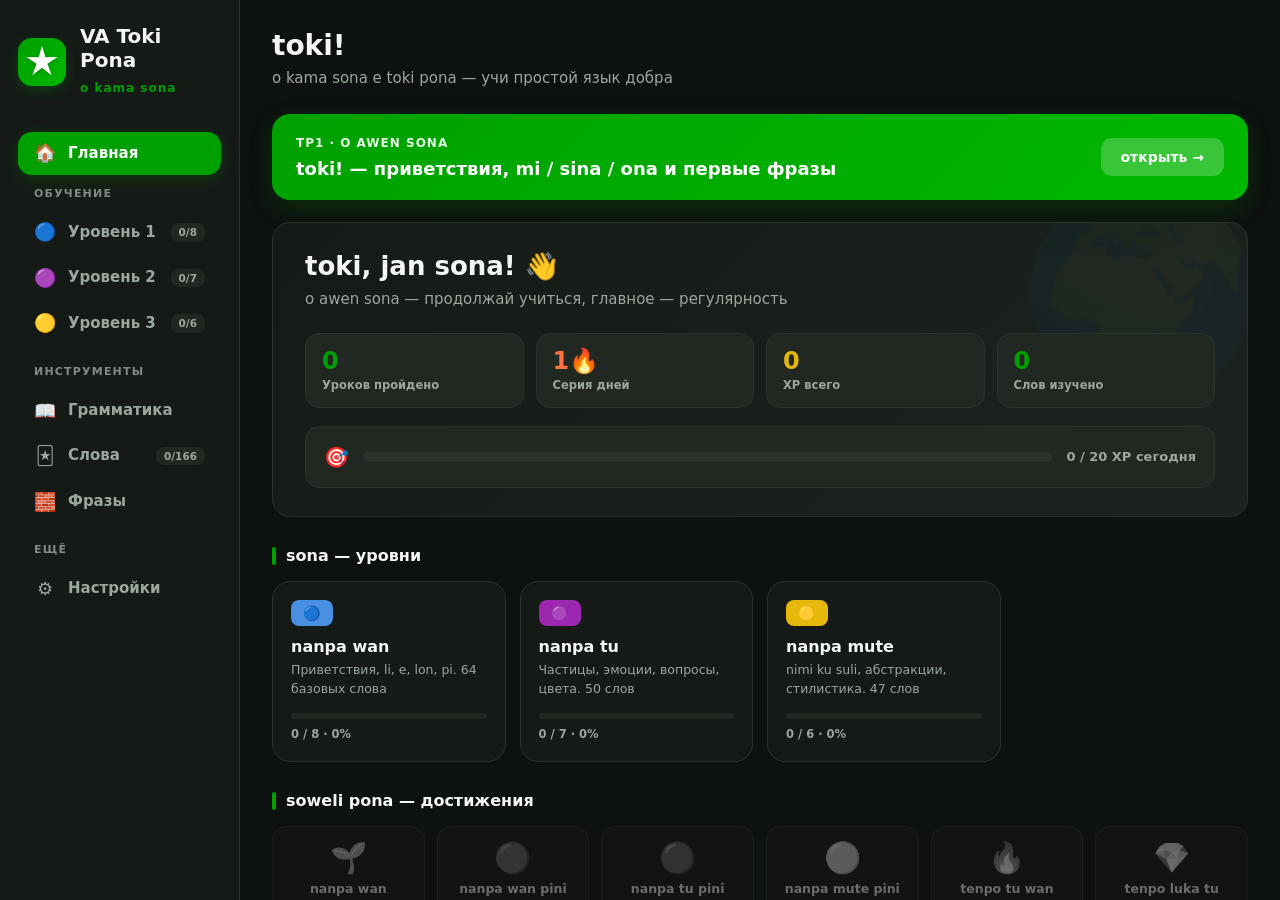
<file: index.html>
<!DOCTYPE html>
<html lang="ru">
<head>
<meta charset="UTF-8" />
<meta name="viewport" content="width=device-width, initial-scale=1.0" />
<meta name="description" content="VA Toki Pona — тренажёр языка toki pona: 3 уровня, 21 урок, 137 слов, sitelen pona. Экосистема Vulpeto Abeleto." />
<title>VA Toki Pona — o kama sona</title>
<link rel="icon" href="images/VAlogo.png" type="image/png" />

<link rel="stylesheet" href="css/main.css" />
<link rel="stylesheet" href="css/sidebar.css" />
<link rel="stylesheet" href="css/home.css" />

<script>
(function () {
    try {
        var THEMES = {
            dark:   { '--bg':'#0D110F','--card':'#151A17','--card2':'#1C231E','--input':'#202821','--border':'#29332C','--text':'#F3F6F3','--muted':'#9CA79E','--green':'#00A000','--green-hover':'#00B800','--danger':'#D9534F' },
            light:  { '--bg':'#F2F6F2','--card':'#FFFFFF','--card2':'#F7FAF7','--input':'#EEF3EE','--border':'#D9E2D9','--text':'#172019','--muted':'#68736B','--green':'#00A000','--green-hover':'#00B800','--danger':'#D9534F' },
            winter: { '--bg':'#0B1520','--card':'#132234','--card2':'#182B40','--input':'#1D344C','--border':'#274562','--text':'#EAF4FB','--muted':'#8FA8C0','--green':'#4DA6FF','--green-hover':'#6BB8FF','--danger':'#E85D75' },
            forest: { '--bg':'#0A130E','--card':'#122018','--card2':'#17291F','--input':'#1C3126','--border':'#253D2F','--text':'#E8F2E8','--muted':'#8FAF93','--green':'#2E8B57','--green-hover':'#3DA66A','--danger':'#C9645B' },
            autumn: { '--bg':'#1A1210','--card':'#241A15','--card2':'#2E211B','--input':'#342720','--border':'#42332A','--text':'#F5EDE5','--muted':'#B8A398','--green':'#D2691E','--green-hover':'#E67E22','--danger':'#C0392B' },
            cat:    { '--bg':'#14101C','--card':'#1C1826','--card2':'#231E30','--input':'#2A2338','--border':'#3A2F4A','--text':'#F0EAF5','--muted':'#9C93B0','--green':'#F5A623','--green-hover':'#FFB84D','--danger':'#E85D75' }
        };
        var root = document.documentElement;
        var themeKey = localStorage.getItem('va_tp_theme') || 'dark';
        var theme = THEMES[themeKey] || THEMES.dark;
        root.setAttribute('data-theme-key', themeKey);
        for (var k in theme) {
            if (Object.prototype.hasOwnProperty.call(theme, k)) {
                root.style.setProperty(k, theme[k]);
            }
        }
        var pos = localStorage.getItem('va_tp_sidebar_pos');
        if (!pos) pos = window.innerWidth <= 700 ? 'top' : 'left';
        if (pos !== 'left' && pos !== 'top') pos = 'left';
        root.setAttribute('data-sidebar-pos', pos);

        setTimeout(function () {
            if (!document.documentElement.hasAttribute('data-nav-ready')) {
                document.documentElement.setAttribute('data-nav-ready', '1');
            }
        }, 1200);
    } catch (e) {}
})();
</script>
</head>
<body>

<aside class="sidebar">
    <a class="logo" href="index.html" title="VA Toki Pona — на главную">
        <div class="logo-icon">
    <svg viewBox="0 0 100 100" xmlns="http://www.w3.org/2000/svg" aria-hidden="true">
        <path d="M50 2 L60 36.25 L95.65 35.17 L66.17 55.25 L78.21 88.83 L50 67 L21.79 88.83 L33.83 55.25 L4.35 35.17 L40 36.25 Z"/>
    </svg>
</div>
        <div class="logo-text">
            <h1>VA Toki Pona</h1>
            <span>o kama sona</span>
        </div>
    </a>

    <nav id="nav">
        <a class="nav-btn active" href="index.html" title="Главная">
            <span class="nav-icon">🏠</span>
            <span class="nav-label">Главная</span>
        </a>

        <div class="nav-section-label">Обучение</div>
        <a class="nav-btn" href="courses/tp1.html" title="nanpa wan">
            <span class="nav-icon">🔵</span>
            <span class="nav-label">Уровень 1</span>
            <span class="nav-badge" id="navBadgeTP1">0/8</span>
        </a>
        <a class="nav-btn" href="courses/tp2.html" title="nanpa tu">
            <span class="nav-icon">🟣</span>
            <span class="nav-label">Уровень 2</span>
            <span class="nav-badge" id="navBadgeTP2">0/7</span>
        </a>
        <a class="nav-btn" href="courses/tp3.html" title="nanpa mute">
            <span class="nav-icon">🟡</span>
            <span class="nav-label">Уровень 3</span>
            <span class="nav-badge" id="navBadgeTP3">0/6</span>
        </a>

        <div class="nav-section-label">Инструменты</div>
        <a class="nav-btn" href="grammar.html" title="Грамматика">
            <span class="nav-icon">📖</span>
            <span class="nav-label">Грамматика</span>
        </a>
        <a class="nav-btn" href="flashcards.html" title="Слова">
            <span class="nav-icon">🃏</span>
            <span class="nav-label">Слова</span>
            <span class="nav-badge" id="navBadgeWords">0/137</span>
        </a>
        <a class="nav-btn" href="phrases.html" title="Конструктор фраз">
            <span class="nav-icon">🧱</span>
            <span class="nav-label">Фразы</span>
        </a>

        <div class="nav-section-label">Ещё</div>
        <button class="nav-btn" data-page="settings" title="Настройки">
            <span class="nav-icon">⚙️</span>
            <span class="nav-label">Настройки</span>
        </button>
    </nav>
</aside>

<main class="content" id="content">

    <!-- ─── ГЛАВНАЯ ─── -->
    <section class="page active" id="page-home">
        <div class="page-header">
            <h2 id="homeGreeting">toki!</h2>
            <p>o kama sona e toki pona — учи простой язык добра</p>
        </div>

        <div id="continueCard"></div>

        <div class="hero">
            <div class="hero-greeting" id="heroName">toki, jan sona! 👋</div>
            <div class="hero-sub">o awen sona — продолжай учиться, главное — регулярность</div>

            <div class="hero-stats">
                <div class="hero-stat">
                    <div class="hs-num" id="hsLessons">0</div>
                    <div class="hs-lbl">Уроков пройдено</div>
                </div>
                <div class="hero-stat fire">
                    <div class="hs-num" id="hsStreak">0🔥</div>
                    <div class="hs-lbl">Серия дней</div>
                </div>
                <div class="hero-stat gold">
                    <div class="hs-num" id="hsXp">0</div>
                    <div class="hs-lbl">XP всего</div>
                </div>
                <div class="hero-stat">
                    <div class="hs-num" id="hsWords">0</div>
                    <div class="hs-lbl">Слов изучено</div>
                </div>
            </div>

            <div class="goal-row">
                <span style="font-size:20px;">🎯</span>
                <div class="goal-bar">
                    <div class="goal-bar-fill" id="goalFill" style="width:0%;"></div>
                </div>
                <span class="goal-text" id="goalText">0 / 20 XP сегодня</span>
            </div>
        </div>

        <div class="section-title">sona — уровни</div>
        <div class="levels-grid" id="levelsGrid"></div>

        <div class="section-title">soweli pona — достижения</div>
        <div class="ach-grid" id="achGrid"></div>

        <div class="section-title">ilo — инструменты</div>
        <div class="quick-links">
            <a class="quick-link" href="grammar.html">
                <span class="ql-icon">📖</span>
                <span class="ql-name">Грамматика</span>
                <span class="ql-desc">Справочник по грамматике</span>
            </a>
            <a class="quick-link" href="flashcards.html">
                <span class="ql-icon">🃏</span>
                <span class="ql-name">Слова 166</span>
                <span class="ql-desc">Слова и sitelen pona</span>
            </a>
            <a class="quick-link" href="courses/tp1.html">
                <span class="ql-icon">🔵</span>
                <span class="ql-name">Уровень 1</span>
                <span class="ql-desc">Начать с первого уровня</span>
            </a>
            <a class="quick-link" href="courses/tp3.html">
                <span class="ql-icon">🟡</span>
                <span class="ql-name">Уровень 3</span>
                <span class="ql-desc">Продвинутый уровень</span>
            </a>
        </div>

        <div class="page-footer">Vulpeto Abeleto • 2026</div>
    </section>

    <!-- ─── НАСТРОЙКИ ─── -->
    <section class="page" id="page-settings">
        <div class="page-header">
            <h2>⚙️ Настройки</h2>
            <p>Персонализация и управление данными</p>
        </div>

        <div class="card">
            <div class="card-title">👤 Профиль</div>
            <div class="card-sub">Как к тебе обращаться и какая цель на день</div>
            <div class="field-group">
                <label for="profileName">Имя</label>
                <input type="text" id="profileName" placeholder="Твоё имя" maxlength="30" autocomplete="off" />
            </div>
            <div class="field-group">
                <label for="profileGoal">Дневная цель (XP)</label>
                <select id="profileGoal">
                    <option value="10">10 XP — лёгкая</option>
                    <option value="20">20 XP — стандарт</option>
                    <option value="30">30 XP — средняя</option>
                    <option value="50">50 XP — серьёзная</option>
                    <option value="100">100 XP — хардкор</option>
                </select>
            </div>
        </div>

        <div class="card">
            <div class="card-title">🎨 Оформление</div>
            <div class="card-sub">Выберите тему приложения</div>
            <div class="theme-picker" id="themePicker"></div>
        </div>

        <div class="card">
            <div class="card-title">📐 Расположение панели</div>
            <div class="card-sub">Где разместить меню навигации</div>
            <div class="sidebar-pos-picker" id="sidebarPosPicker">
                <div class="sidebar-pos-option" data-pos="left">
                    <div class="pos-icon">◀</div>
                    <div class="pos-name">Слева</div>
                </div>
                <div class="sidebar-pos-option" data-pos="top">
                    <div class="pos-icon">▲</div>
                    <div class="pos-name">Сверху</div>
                </div>
            </div>
        </div>

        <div class="card">
            <div class="card-title">ℹ️ О программе</div>
            <p style="color:var(--muted); font-size:14px; line-height:1.7;">
                <b style="color:var(--text);">VA Toki Pona</b> — тренажёр языка toki pona:<br>
                3 уровня (nanpa wan / tu / mute), 21 урок, 137 слов (nimi pu + nimi ku suli),
                sitelen pona, конструктор фраз и SRS-карточки.<br><br>
                Входит в экосистему клуба <b style="color:var(--green);">Vulpeto Abeleto</b>.<br>
                Все данные хранятся локально в вашем браузере. Ничего никуда не отправляется.<br><br>

                <b style="color:var(--green);">Шрифт sitelen pona:</b>
                <b style="color:var(--text);">linja laso</b> от
                <b style="color:var(--text);">mute ante</b>
                (<a href="mailto:muteante@gmail.com" style="color:var(--green); text-decoration:none;">muteante@gmail.com</a>).<br>
                Лицензия: SIL Open Font License 1.1.<br><br>

                <b style="color:var(--green);">o kama sona pona! 🌍</b>
            </p>
        </div>

        <div class="page-footer">Vulpeto Abeleto • 2026</div>
    </section>

</main>

<div class="modal-overlay" id="modalOverlay">
    <div class="modal">
        <div class="modal-title" id="modalTitle"></div>
        <div class="modal-body" id="modalBody"></div>
        <div class="modal-footer" id="modalFooter"></div>
    </div>
</div>

<div class="toast" id="toast"></div>

<script src="data/courses-tp1.js"></script>
<script src="data/courses-tp2.js"></script>
<script src="data/courses-tp3.js"></script>
<script src="data/words.js"></script>

<script src="js/ui.js"></script>
<script src="js/core.js"></script>
<script src="js/theme.js"></script>
<script src="js/home.js"></script>
<script src="js/settings.js"></script>

<script>
document.addEventListener('DOMContentLoaded', function () {
    VACore.init();
    VATheme.init();
    VAHome.render();
    VASettings.init();

    function activatePage(pageId) {
        document.querySelectorAll('.nav-btn').forEach(b => b.classList.remove('active'));
        const activeBtn = document.querySelector('.nav-btn[data-page="' + pageId + '"]');
        if (activeBtn) activeBtn.classList.add('active');

        document.querySelectorAll('.page').forEach(p => p.classList.remove('active'));
        const target = document.getElementById('page-' + pageId);
        if (target) {
            target.classList.add('active');
            VATheme.animatePageIn(target);
        }

        if (pageId === 'settings') {
            VASettings.render();
            VATheme.renderPicker();
            VATheme.renderSidebarPosPicker();
        }

        const content = document.getElementById('content');
        if (content) content.scrollTop = 0;

        if (history.replaceState) {
            const hash = pageId === 'settings' ? '#settings' : '';
            history.replaceState(null, '', window.location.pathname + hash);
        }
    }

    document.querySelectorAll('.nav-btn[data-page]').forEach(btn => {
        btn.addEventListener('click', function (e) {
            e.preventDefault();
            activatePage(btn.dataset.page);
        });
    });

    document.querySelectorAll('.nav-btn[href="index.html"]').forEach(link => {
        link.addEventListener('click', function (e) {
            e.preventDefault();
            activatePage('home');
        });
    });

    if (window.location.hash === '#settings') {
        activatePage('settings');
    }

    window.addEventListener('hashchange', function () {
        if (window.location.hash === '#settings') {
            activatePage('settings');
        } else if (window.location.hash === '' || window.location.hash === '#home') {
            activatePage('home');
        }
    });
});
</script>
</body>
</html>
</file>
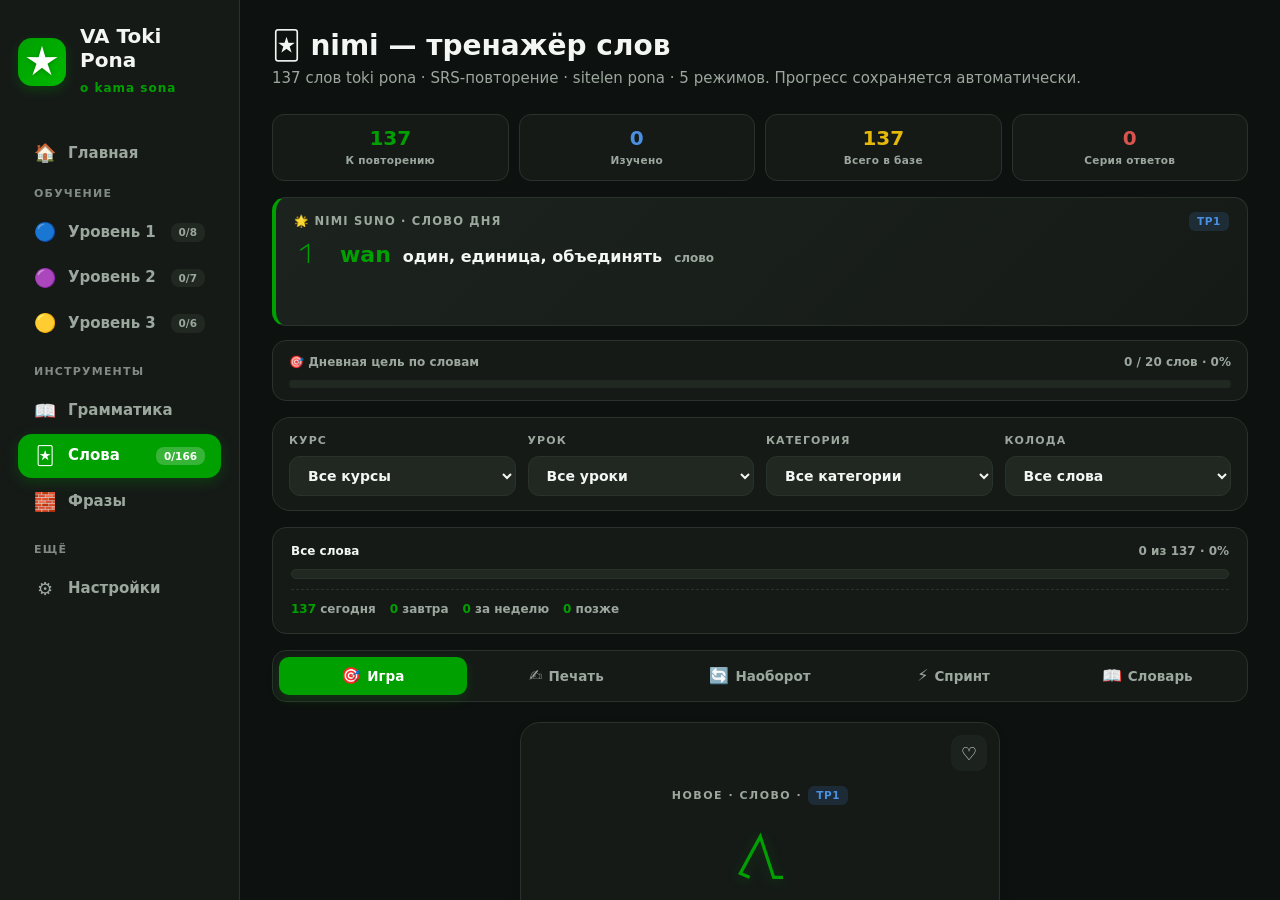
<file: flashcards.html>
<!DOCTYPE html>
<html lang="ru">
<head>
<meta charset="UTF-8" />
<meta name="viewport" content="width=device-width, initial-scale=1.0" />
<meta name="description" content="137 слов toki pona: SRS-карточки, режим печати, спринт на 60 секунд, словарь, sitelen pona." />
<title>nimi — VA Toki Pona</title>
<link rel="icon" href="images/VAlogo.png" type="image/png" />

<link rel="stylesheet" href="css/main.css" />
<link rel="stylesheet" href="css/sidebar.css" />
<link rel="stylesheet" href="css/flashcards.css" />

<script>
(function () {
    try {
        var T = {
            dark:{'--bg':'#0D110F','--card':'#151A17','--card2':'#1C231E','--input':'#202821','--border':'#29332C','--text':'#F3F6F3','--muted':'#9CA79E','--green':'#00A000','--green-hover':'#00B800','--danger':'#D9534F'},
            light:{'--bg':'#F2F6F2','--card':'#FFFFFF','--card2':'#F7FAF7','--input':'#EEF3EE','--border':'#D9E2D9','--text':'#172019','--muted':'#68736B','--green':'#00A000','--green-hover':'#00B800','--danger':'#D9534F'},
            winter:{'--bg':'#0B1520','--card':'#132234','--card2':'#182B40','--input':'#1D344C','--border':'#274562','--text':'#EAF4FB','--muted':'#8FA8C0','--green':'#4DA6FF','--green-hover':'#6BB8FF','--danger':'#E85D75'},
            forest:{'--bg':'#0A130E','--card':'#122018','--card2':'#17291F','--input':'#1C3126','--border':'#253D2F','--text':'#E8F2E8','--muted':'#8FAF93','--green':'#2E8B57','--green-hover':'#3DA66A','--danger':'#C9645B'},
            autumn:{'--bg':'#1A1210','--card':'#241A15','--card2':'#2E211B','--input':'#342720','--border':'#42332A','--text':'#F5EDE5','--muted':'#B8A398','--green':'#D2691E','--green-hover':'#E67E22','--danger':'#C0392B'},
            cat:{'--bg':'#14101C','--card':'#1C1826','--card2':'#231E30','--input':'#2A2338','--border':'#3A2F4A','--text':'#F0EAF5','--muted':'#9C93B0','--green':'#F5A623','--green-hover':'#FFB84D','--danger':'#E85D75'}
        };
        var r = document.documentElement;
        var k = localStorage.getItem('va_tp_theme') || 'dark';
        var t = T[k] || T.dark;
        r.setAttribute('data-theme-key', k);
        for (var i in t) if (t.hasOwnProperty(i)) r.style.setProperty(i, t[i]);
        var p = localStorage.getItem('va_tp_sidebar_pos');
        if (!p) p = window.innerWidth<=700 ? 'top' : 'left';
        if (p!=='left' && p!=='top') p='left';
        r.setAttribute('data-sidebar-pos', p);
        setTimeout(function () {
            if (!document.documentElement.hasAttribute('data-nav-ready')) {
                document.documentElement.setAttribute('data-nav-ready', '1');
            }
        }, 1200);
    } catch(e){}
})();
</script>

<style>
/* Sitelen pona glyphs — крупные, по центру */
.sp-glyph {
    font-family: 'linja-pona', 'Segoe UI Symbol', 'Apple Symbols', sans-serif;
    font-feature-settings: "liga" 1, "clig" 1, "calt" 1, "rlig" 1;
    font-weight: normal;
    font-size: 64px;
    line-height: 1;
    color: var(--green);
    margin-bottom: 4px;
    text-align: center;
    display: flex;
    align-items: center;
    justify-content: center;
    min-height: 72px;
    filter: drop-shadow(0 2px 6px rgba(0, 160, 0, 0.25));
    white-space: nowrap;
}
.sp-glyph.small {
    font-size: 28px;
    margin-bottom: 0;
    margin-right: 10px;
    display: inline-block;
    vertical-align: middle;
    filter: none;
}
.sp-glyph.tiny {
    font-size: 18px;
    margin-right: 6px;
    display: inline-block;
    vertical-align: middle;
    filter: none;
    color: var(--muted);
}
/* Словарь: колонка с глифом */
.vortaro-item .vi-sp {
    font-family: 'linja-pona', 'Segoe UI Symbol', 'Apple Symbols', sans-serif;
    font-feature-settings: "liga" 1, "clig" 1, "calt" 1, "rlig" 1;
    font-weight: normal;
    font-size: 22px;
    color: var(--green);
    min-width: 32px;
    text-align: center;
    flex-shrink: 0;
    line-height: 1;
    white-space: nowrap;
}
/* Тип-карточка: глиф сверху */
.type-card .sp-glyph {
    margin: 6px 0 12px;
}
/* SRS карточка */
.flashcard-face .sp-glyph {
    margin-top: 4px;
}
.flashcard-face .flashcard-word {
    font-size: 32px;
}
@media (max-width: 700px) {
    .sp-glyph { font-size: 48px; }
    .vortaro-item .vi-sp { font-size: 18px; min-width: 26px; }
    .flashcard-face .flashcard-word { font-size: 26px; }
}
</style>
</head>
<body>

<aside class="sidebar">
    <a class="logo" href="index.html" title="VA Toki Pona — на главную">
        <div class="logo-icon">
    <svg viewBox="0 0 100 100" xmlns="http://www.w3.org/2000/svg" aria-hidden="true">
        <path d="M50 2 L60 36.25 L95.65 35.17 L66.17 55.25 L78.21 88.83 L50 67 L21.79 88.83 L33.83 55.25 L4.35 35.17 L40 36.25 Z"/>
    </svg>
</div>
        <div class="logo-text">
            <h1>VA Toki Pona</h1>
            <span>o kama sona</span>
        </div>
    </a>
    <nav id="nav">
        <a class="nav-btn" href="index.html" title="Главная">
            <span class="nav-icon">🏠</span><span class="nav-label">Главная</span>
        </a>
        <div class="nav-section-label">Обучение</div>
        <a class="nav-btn" href="courses/tp1.html" title="nanpa wan">
            <span class="nav-icon">🔵</span><span class="nav-label">Уровень 1</span>
            <span class="nav-badge" id="navBadgeTP1">0/8</span>
        </a>
        <a class="nav-btn" href="courses/tp2.html" title="nanpa tu">
            <span class="nav-icon">🟣</span><span class="nav-label">Уровень 2</span>
            <span class="nav-badge" id="navBadgeTP2">0/7</span>
        </a>
        <a class="nav-btn" href="courses/tp3.html" title="nanpa mute">
            <span class="nav-icon">🟡</span><span class="nav-label">Уровень 3</span>
            <span class="nav-badge" id="navBadgeTP3">0/6</span>
        </a>
        <div class="nav-section-label">Инструменты</div>
        <a class="nav-btn" href="grammar.html" title="Грамматика">
            <span class="nav-icon">📖</span><span class="nav-label">Грамматика</span>
        </a>
        <a class="nav-btn active" href="flashcards.html" title="Слова">
            <span class="nav-icon">🃏</span><span class="nav-label">Слова</span>
            <span class="nav-badge" id="navBadgeWords">0/137</span>
        </a>
        <a class="nav-btn" href="phrases.html" title="Конструктор фраз">
            <span class="nav-icon">🧱</span><span class="nav-label">Фразы</span>
        </a>
        <div class="nav-section-label">Ещё</div>
        <a class="nav-btn" href="index.html#settings" title="Настройки">
            <span class="nav-icon">⚙️</span><span class="nav-label">Настройки</span>
        </a>
    </nav>
</aside>

<main class="content" id="content">

    <div class="page-header">
        <h2>🃏 nimi — тренажёр слов</h2>
        <p>137 слов toki pona · SRS-повторение · sitelen pona · 5 режимов. Прогресс сохраняется автоматически.</p>
    </div>

    <div class="flash-stats">
        <div class="flash-stat">
            <div class="fs-num" id="fsDue">—</div>
            <div class="fs-lbl">К повторению</div>
        </div>
        <div class="flash-stat blue">
            <div class="fs-num" id="fsLearned">—</div>
            <div class="fs-lbl">Изучено</div>
        </div>
        <div class="flash-stat gold">
            <div class="fs-num" id="fsTotal">—</div>
            <div class="fs-lbl">Всего в базе</div>
        </div>
        <div class="flash-stat red">
            <div class="fs-num" id="fsStreak">0</div>
            <div class="fs-lbl">Серия ответов</div>
        </div>
    </div>

    <div class="fc-wotd" id="wordOfDay"></div>

    <div class="fc-daily-goal">
        <div class="fcg-label">
            <span>🎯 Дневная цель по словам</span>
            <span id="fcgText">0 / 20</span>
        </div>
        <div class="fcg-bar">
            <div class="fcg-fill" id="fcgFill" style="width:0%;"></div>
        </div>
    </div>

    <div class="fc-filters">
        <div class="fc-filter">
            <label for="flLevel">Курс</label>
            <select id="flLevel">
                <option value="all">Все курсы</option>
                <option value="tp1">🔵 nanpa wan</option>
                <option value="tp2">🟣 nanpa tu</option>
                <option value="tp3">🟡 nanpa mute</option>
            </select>
        </div>
        <div class="fc-filter">
            <label for="flLesson">Урок</label>
            <select id="flLesson"><option value="all">Все уроки</option></select>
        </div>
        <div class="fc-filter">
            <label for="flCat">Категория</label>
            <select id="flCat"><option value="all">Все категории</option></select>
        </div>
        <div class="fc-filter">
            <label for="flDeck">Колода</label>
            <select id="flDeck">
                <option value="all">Все слова</option>
                <option value="new">Только новые</option>
                <option value="due">К повторению</option>
                <option value="learned">Изученные</option>
                <option value="errors">⭐ Мои ошибки</option>
                <option value="favorites">❤ Избранное</option>
            </select>
        </div>
    </div>

    <div class="fc-deck-progress">
        <div class="fdp-label">
            <span id="deckTitle">Все слова</span>
            <span id="deckStats">0 из 0 · 0%</span>
        </div>
        <div class="fc-deck-bar">
            <div class="fc-deck-bar-fill" id="deckFill" style="width:0%;"></div>
        </div>
        <div class="fc-forecast" id="fcForecast"></div>
    </div>

    <div class="fc-tabs" id="modeTabs">
        <button class="fc-tab active" data-mode="srs">
            <span class="fc-tab-icon">🎯</span>
            <span class="fc-tab-label">Игра</span>
        </button>
        <button class="fc-tab" data-mode="type">
            <span class="fc-tab-icon">✍️</span>
            <span class="fc-tab-label">Печать</span>
        </button>
        <button class="fc-tab" data-mode="reverse">
            <span class="fc-tab-icon">🔄</span>
            <span class="fc-tab-label">Наоборот</span>
        </button>
        <button class="fc-tab" data-mode="sprint">
            <span class="fc-tab-icon">⚡</span>
            <span class="fc-tab-label">Спринт</span>
        </button>
        <button class="fc-tab" data-mode="dict">
            <span class="fc-tab-icon">📖</span>
            <span class="fc-tab-label">Словарь</span>
        </button>
    </div>

    <div id="cardZone"></div>

    <div id="dictZone" style="display:none;">
        <div class="dict-actions">
            <button class="btn btn-secondary" id="dictExportAnki">📤 Экспорт в Anki (CSV)</button>
            <span class="dict-count" id="dictCount"></span>
        </div>
        <input type="text" class="vortaro-search" id="vortaroSearch" placeholder="🔍 Поиск по sitelen pona, toki pona или по-русски..." autocomplete="off" />
        <div class="vortaro-list" id="vortaroList"></div>
    </div>

    <div class="fc-kbd-hint">
        <span class="gen-kbd">Space</span> — перевернуть / далее ·
        <span class="gen-kbd">1</span> — повторить ·
        <span class="gen-kbd">2</span> — знаю ·
        <span class="gen-kbd">F</span> — избранное ·
        <span class="gen-kbd">Enter</span> — проверить (ввод)
    </div>

    <div class="page-footer">Vulpeto Abeleto • 2026</div>
</main>

<div class="modal-overlay" id="modalOverlay">
    <div class="modal">
        <div class="modal-title" id="modalTitle"></div>
        <div class="modal-body" id="modalBody"></div>
        <div class="modal-footer" id="modalFooter"></div>
    </div>
</div>
<div class="toast" id="toast"></div>

<script src="data/words.js"></script>
<script src="data/courses-tp1.js"></script>
<script src="data/courses-tp2.js"></script>
<script src="data/courses-tp3.js"></script>

<script src="js/ui.js"></script>
<script src="js/core.js"></script>
<script src="js/theme.js"></script>
<script src="js/flashcards.js"></script>

<script>
document.addEventListener('DOMContentLoaded', function () {
    VACore.init();
    VATheme.init();
    VAFlashcards.mount();
    VACore.updateNavBadges();
});
</script>
</body>
</html>
</file>
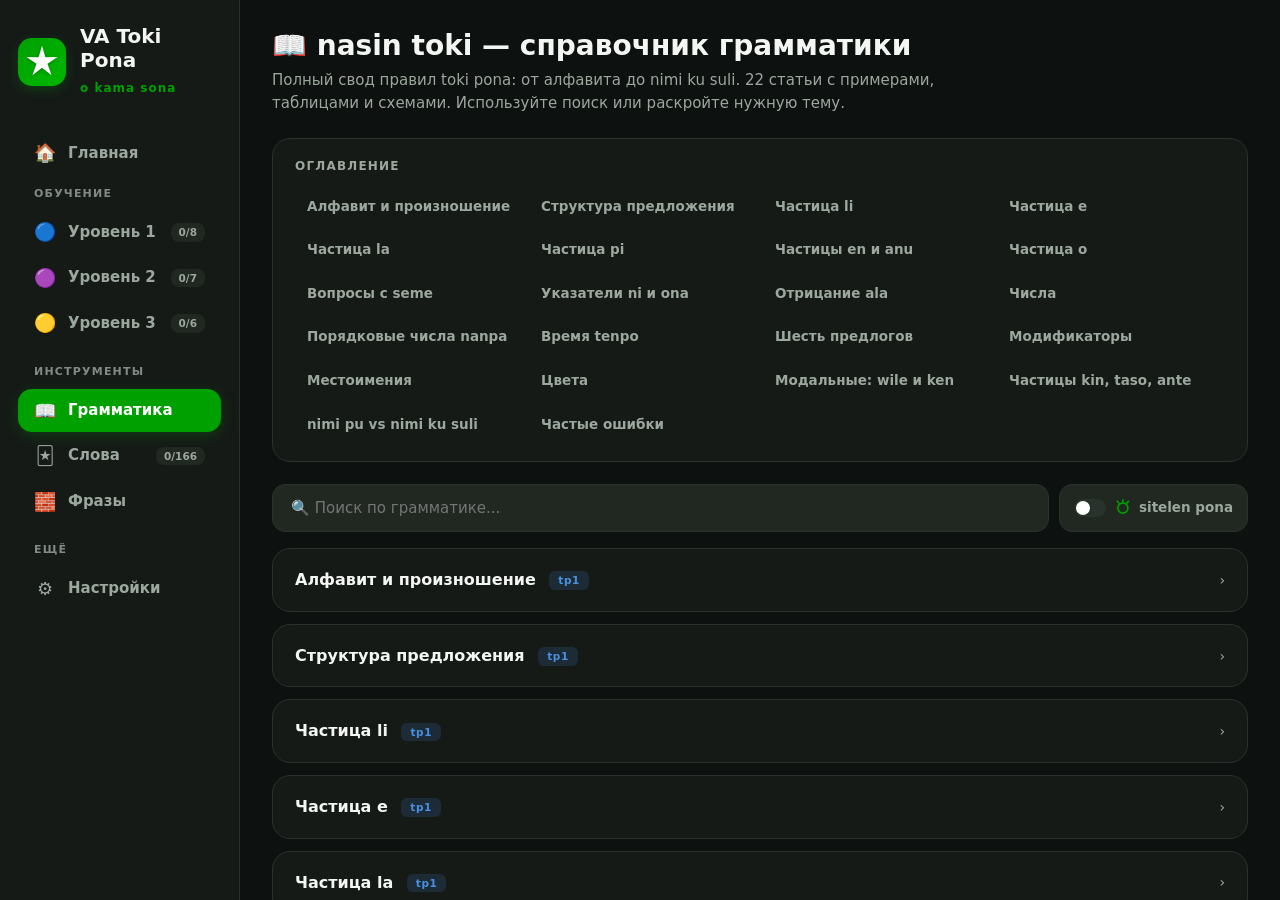
<file: grammar.html>
<!DOCTYPE html>
<html lang="ru">
<head>
<meta charset="UTF-8" />
<meta name="viewport" content="width=device-width, initial-scale=1.0" />
<meta name="description" content="Полный грамматический справочник toki pona: частицы li, e, la, pi, предлоги, числа, вопросы, отрицание, ku suli — с примерами." />
<title>nasin toki — VA Toki Pona</title>
<link rel="icon" href="images/VAlogo.png" type="image/png" />

<link rel="stylesheet" href="css/main.css" />
<link rel="stylesheet" href="css/sidebar.css" />
<link rel="stylesheet" href="css/grammar.css" />

<script>
(function () {
    try {
        var T = {
            dark:{'--bg':'#0D110F','--card':'#151A17','--card2':'#1C231E','--input':'#202821','--border':'#29332C','--text':'#F3F6F3','--muted':'#9CA79E','--green':'#00A000','--green-hover':'#00B800','--danger':'#D9534F'},
            light:{'--bg':'#F2F6F2','--card':'#FFFFFF','--card2':'#F7FAF7','--input':'#EEF3EE','--border':'#D9E2D9','--text':'#172019','--muted':'#68736B','--green':'#00A000','--green-hover':'#00B800','--danger':'#D9534F'},
            winter:{'--bg':'#0B1520','--card':'#132234','--card2':'#182B40','--input':'#1D344C','--border':'#274562','--text':'#EAF4FB','--muted':'#8FA8C0','--green':'#4DA6FF','--green-hover':'#6BB8FF','--danger':'#E85D75'},
            forest:{'--bg':'#0A130E','--card':'#122018','--card2':'#17291F','--input':'#1C3126','--border':'#253D2F','--text':'#E8F2E8','--muted':'#8FAF93','--green':'#2E8B57','--green-hover':'#3DA66A','--danger':'#C9645B'},
            autumn:{'--bg':'#1A1210','--card':'#241A15','--card2':'#2E211B','--input':'#342720','--border':'#42332A','--text':'#F5EDE5','--muted':'#B8A398','--green':'#D2691E','--green-hover':'#E67E22','--danger':'#C0392B'},
            cat:{'--bg':'#14101C','--card':'#1C1826','--card2':'#231E30','--input':'#2A2338','--border':'#3A2F4A','--text':'#F0EAF5','--muted':'#9C93B0','--green':'#F5A623','--green-hover':'#FFB84D','--danger':'#E85D75'}
        };
        var r = document.documentElement;
        var k = localStorage.getItem('va_tp_theme') || 'dark';
        var t = T[k] || T.dark;
        r.setAttribute('data-theme-key', k);
        for (var i in t) if (t.hasOwnProperty(i)) r.style.setProperty(i, t[i]);
        var p = localStorage.getItem('va_tp_sidebar_pos');
        if (!p) p = window.innerWidth<=700 ? 'top' : 'left';
        if (p!=='left' && p!=='top') p='left';
        r.setAttribute('data-sidebar-pos', p);
        setTimeout(function () {
            if (!document.documentElement.hasAttribute('data-nav-ready')) {
                document.documentElement.setAttribute('data-nav-ready', '1');
            }
        }, 1200);
    } catch(e){}
})();
</script>

<style>
.gr-header { margin-bottom: 22px; }
.gr-header h2 { font-size: 28px; font-weight: 800; line-height: 1.25; margin-bottom: 6px; }
.gr-header p { color: var(--muted); font-size: 15px; line-height: 1.55; max-width: 720px; }

.gr-toc {
    background: var(--card);
    border: 1px solid var(--border);
    border-radius: var(--radius);
    padding: 18px 22px;
    margin-bottom: 22px;
}
.gr-toc-title {
    font-size: 12px;
    font-weight: 800;
    letter-spacing: 1.2px;
    text-transform: uppercase;
    color: var(--muted);
    margin-bottom: 12px;
}
.gr-toc-grid {
    display: grid;
    grid-template-columns: repeat(auto-fill, minmax(200px, 1fr));
    gap: 6px;
}
.gr-toc a {
    display: flex;
    align-items: center;
    gap: 8px;
    padding: 8px 12px;
    border-radius: 10px;
    font-size: 13.5px;
    font-weight: 600;
    color: var(--muted);
    transition: all var(--transition);
    text-decoration: none;
    cursor: pointer;
}
.gr-toc a:hover {
    background: var(--card2);
    color: var(--text);
    transform: translateX(3px);
}
.gr-toc a .toc-icon { font-size: 16px; line-height: 1; }

.gr-search-bar { position: relative; margin-bottom: 16px; }
/* ─── ТУЛБАР: поиск + тумблер ─── */
/* ─── ТУЛБАР: поиск + тумблер ─── */
.gr-toolbar {
    display: flex;
    gap: 10px;
    align-items: stretch;
    margin-bottom: 16px;
}
.gr-toolbar .gr-search-bar {
    flex: 1;
    min-width: 0;
    margin-bottom: 0;
    /* Делаем .gr-search-bar флексом, чтобы input растянулся
       до её высоты и совпал с тумблером */
    display: flex;
    align-items: stretch;
    position: relative;
}
/* Внутри тулбара input занимает всю ширину и высоту */
.gr-toolbar .gr-search-bar .grammar-search {
    margin-bottom: 0;
    width: 100%;
    height: auto;
}

/* ─── Тумблер sitelen pona ─── */
.gr-sp-toggle {
    display: inline-flex;
    align-items: center;
    gap: 9px;
    padding: 10px 14px;
    background: var(--input);
    border: 1.5px solid var(--border);
    border-radius: 13px;
    color: var(--muted);
    font-size: 13.5px;
    font-weight: 700;
    font-family: inherit;
    cursor: pointer;
    transition: all var(--transition);
    user-select: none;
    line-height: 1.3;
    flex-shrink: 0;
    white-space: nowrap;
}
.gr-sp-toggle:hover {
    border-color: var(--green);
    color: var(--text);
}
.gr-sp-toggle.active {
    background: var(--green);
    color: #fff;
    border-color: var(--green);
    box-shadow: 0 4px 12px rgba(0, 160, 0, 0.25);
}
.gr-sp-toggle .sp-switch {
    position: relative;
    width: 32px;
    height: 18px;
    background: var(--border);
    border-radius: 9px;
    flex-shrink: 0;
    transition: background var(--transition);
}
.gr-sp-toggle .sp-switch::after {
    content: '';
    position: absolute;
    top: 2px;
    left: 2px;
    width: 14px;
    height: 14px;
    background: #fff;
    border-radius: 50%;
    transition: transform var(--transition);
    box-shadow: 0 1px 3px rgba(0, 0, 0, 0.25);
}
.gr-sp-toggle.active .sp-switch {
    background: rgba(255, 255, 255, 0.35);
}
.gr-sp-toggle.active .sp-switch::after {
    transform: translateX(14px);
}
.gr-sp-toggle .sp-glyph-icon {
    font-family: 'linja-pona', 'Segoe UI Symbol', sans-serif;
    font-feature-settings: "liga" 1, "clig" 1, "calt" 1, "rlig" 1;
    font-size: 18px;
    line-height: 1;
    color: var(--green);
    transition: color var(--transition);
}
.gr-sp-toggle.active .sp-glyph-icon {
    color: #fff;
}

/* ═══════════════════════════════════════════════════════════
   SITELEN PONA MODE
   Когда на <body> есть класс .sp-mode — все элементы с классом
   .tp / .eo и все <code> внутри грамматики рендерятся шрифтом
   linja-pona. OpenType-лигатуры превращают латинские слова
   (toki, pona, mi…) в глифы sitelen pona.
   ═══════════════════════════════════════════════════════════ */
body.sp-mode .tp,
body.sp-mode .eo,
body.sp-mode .grammar-article-body code {
    font-family: 'linja-pona', 'Segoe UI Symbol', 'Apple Symbols', sans-serif;
    font-feature-settings: "liga" 1, "clig" 1, "calt" 1, "rlig" 1;
    font-weight: normal;
    font-size: 1.35em;
    line-height: 1;
    letter-spacing: 0;
    vertical-align: -0.15em;
    color: var(--green);
    white-space: nowrap;
}
/* <code> остаётся с фоном-плашкой, но уже с глифом внутри */
body.sp-mode .grammar-article-body code {
    padding: 2px 8px;
    font-size: 1.2em;
}
/* ─── Красный текст (неправильные примеры) тоже переключается ─── */
body.sp-mode .grammar-article-body span[style*="var(--danger)"] {
    font-family: 'linja-pona', 'Segoe UI Symbol', 'Apple Symbols', sans-serif;
    font-feature-settings: "liga" 1, "clig" 1, "calt" 1, "rlig" 1;
    font-weight: normal;
    font-size: 1.35em;
    line-height: 1;
    letter-spacing: 0;
    vertical-align: -0.15em;
    white-space: nowrap;
}

/* ─── Убираем иконки из оглавления и заголовков статей ─── */
.gr-toc a .toc-icon,
.grammar-article-title .ga-icon {
    display: none;
}
.gr-search-bar .grammar-search { padding-right: 44px; }
.gr-search-clear {
    position: absolute;
    right: 10px;
    top: 50%;
    transform: translateY(-50%);
    background: var(--card2);
    border: none;
    color: var(--muted);
    width: 28px;
    height: 28px;
    border-radius: 8px;
    cursor: pointer;
    font-size: 14px;
    display: none;
    align-items: center;
    justify-content: center;
    font-family: inherit;
    transition: all var(--transition);
}
.gr-search-clear:hover { background: var(--border); color: var(--text); }
.gr-search-clear.visible { display: inline-flex; }

.gr-empty {
    text-align: center;
    padding: 60px 20px;
    color: var(--muted);
}
.gr-empty .ge-icon { font-size: 56px; margin-bottom: 14px; opacity: 0.5; line-height: 1; }

.gr-level-chip {
    display: inline-block;
    padding: 2px 9px;
    border-radius: 6px;
    font-size: 10.5px;
    font-weight: 800;
    letter-spacing: 0.6px;
    background: var(--card2);
    color: var(--muted);
    margin-left: 8px;
    line-height: 1.4;
    vertical-align: middle;
}
.gr-level-chip.tp1 { background: rgba(74,144,226,0.15); color: var(--blue); }
.gr-level-chip.tp2 { background: rgba(156,39,176,0.15); color: var(--purple); }
.gr-level-chip.tp3 { background: rgba(229,184,11,0.15); color: var(--gold); }

.grammar-article-body table { font-size: 13px; margin: 10px 0 14px; }
.grammar-article-body th { font-size: 11px; padding: 7px 10px; }
.grammar-article-body td { padding: 7px 10px; }

.grammar-article-body .ex {
    background: var(--input);
    border-left: 3px solid var(--green);
    border-radius: 8px;
    padding: 9px 14px;
    margin: 6px 0;
    font-size: 13.5px;
    line-height: 1.6;
}
.grammar-article-body .ex b { color: var(--green); font-weight: 700; }
.grammar-article-body .ex span.ru { color: var(--muted); font-style: italic; }

.grammar-article-body .rule-box {
    background: var(--card2);
    border: 1px solid var(--border);
    border-left: 4px solid var(--green);
    border-radius: 10px;
    padding: 12px 16px;
    margin: 12px 0;
    font-size: 13.5px;
    line-height: 1.65;
}
.grammar-article-body .rule-box b { color: var(--green); }

.grammar-article-body ul li { margin-bottom: 5px; line-height: 1.65; }

/* Sitelen pona глифы */
.grammar-article-body .sp {
    font-family: 'linja-laso', 'Segoe UI Symbol', 'Apple Symbols', sans-serif;
    font-size: 20px;
    color: var(--green);
    line-height: 1;
    margin-right: 6px;
    vertical-align: middle;
}

@media (max-width: 700px) {
    .gr-header h2 { font-size: 22px; }
    .gr-toc { padding: 14px 16px; }
    .gr-toc-grid { grid-template-columns: 1fr 1fr; }
    .gr-toc a { padding: 7px 10px; font-size: 12.5px; }
    .grammar-article-body .ex { font-size: 13px; padding: 8px 12px; }
    .grammar-article-body .rule-box { font-size: 13px; padding: 10px 13px; }
}
@media (max-width: 420px) {
    .gr-toc-grid { grid-template-columns: 1fr; }
}
</style>
</head>
<body>

<aside class="sidebar">
    <a class="logo" href="index.html" title="VA Toki Pona — на главную">
        <div class="logo-icon">
    <svg viewBox="0 0 100 100" xmlns="http://www.w3.org/2000/svg" aria-hidden="true">
        <path d="M50 2 L60 36.25 L95.65 35.17 L66.17 55.25 L78.21 88.83 L50 67 L21.79 88.83 L33.83 55.25 L4.35 35.17 L40 36.25 Z"/>
    </svg>
</div>
        <div class="logo-text">
            <h1>VA Toki Pona</h1>
            <span>o kama sona</span>
        </div>
    </a>
    <nav id="nav">
        <a class="nav-btn" href="index.html" title="Главная">
            <span class="nav-icon">🏠</span><span class="nav-label">Главная</span>
        </a>
        <div class="nav-section-label">Обучение</div>
        <a class="nav-btn" href="courses/tp1.html" title="nanpa wan">
            <span class="nav-icon">🔵</span><span class="nav-label">Уровень 1</span>
            <span class="nav-badge" id="navBadgeTP1">0/8</span>
        </a>
        <a class="nav-btn" href="courses/tp2.html" title="nanpa tu">
            <span class="nav-icon">🟣</span><span class="nav-label">Уровень 2</span>
            <span class="nav-badge" id="navBadgeTP2">0/7</span>
        </a>
        <a class="nav-btn" href="courses/tp3.html" title="nanpa mute">
            <span class="nav-icon">🟡</span><span class="nav-label">Уровень 3</span>
            <span class="nav-badge" id="navBadgeTP3">0/6</span>
        </a>
        <div class="nav-section-label">Инструменты</div>
        <a class="nav-btn active" href="grammar.html" title="Грамматика">
            <span class="nav-icon">📖</span><span class="nav-label">Грамматика</span>
        </a>
        <a class="nav-btn" href="flashcards.html" title="Слова">
            <span class="nav-icon">🃏</span><span class="nav-label">Слова</span>
            <span class="nav-badge" id="navBadgeWords">0/137</span>
        </a>
        <a class="nav-btn" href="phrases.html" title="Конструктор фраз">
            <span class="nav-icon">🧱</span><span class="nav-label">Фразы</span>
        </a>
        <div class="nav-section-label">Ещё</div>
        <a class="nav-btn" href="index.html#settings" title="Настройки">
            <span class="nav-icon">⚙️</span><span class="nav-label">Настройки</span>
        </a>
    </nav>
</aside>

<main class="content" id="content">
    <div class="gr-header">
        <h2>📖 nasin toki — справочник грамматики</h2>
        <p>Полный свод правил toki pona: от алфавита до nimi ku suli. 22 статьи с примерами, таблицами и схемами. Используйте поиск или раскройте нужную тему.</p>
    </div>

    <div class="gr-toc">
        <div class="gr-toc-title">Оглавление</div>
        <div class="gr-toc-grid" id="grToc">
            <a data-goto="ga-1"><span class="toc-icon">🔤</span>Алфавит и произношение</a>
            <a data-goto="ga-2"><span class="toc-icon">🏗️</span>Структура предложения</a>
            <a data-goto="ga-3"><span class="toc-icon">↴</span>Частица li</a>
            <a data-goto="ga-4"><span class="toc-icon">↱</span>Частица e</a>
            <a data-goto="ga-5"><span class="toc-icon">⊏</span>Частица la</a>
            <a data-goto="ga-6"><span class="toc-icon">⟄</span>Частица pi</a>
            <a data-goto="ga-7"><span class="toc-icon">&amp;</span>Частицы en и anu</a>
            <a data-goto="ga-8"><span class="toc-icon">⚠</span>Частица o</a>
            <a data-goto="ga-9"><span class="toc-icon">⍰</span>Вопросы с seme</a>
            <a data-goto="ga-10"><span class="toc-icon">⇲</span>Указатели ni и ona</a>
            <a data-goto="ga-11"><span class="toc-icon">∅</span>Отрицание ala</a>
            <a data-goto="ga-12"><span class="toc-icon">🔢</span>Числа</a>
            <a data-goto="ga-13"><span class="toc-icon">⋕</span>Порядковые числа nanpa</a>
            <a data-goto="ga-14"><span class="toc-icon">⌛</span>Время tenpo</a>
            <a data-goto="ga-15"><span class="toc-icon">📐</span>Шесть предлогов</a>
            <a data-goto="ga-16"><span class="toc-icon">🎨</span>Модификаторы</a>
            <a data-goto="ga-17"><span class="toc-icon">👤</span>Местоимения</a>
            <a data-goto="ga-18"><span class="toc-icon">🌈</span>Цвета</a>
            <a data-goto="ga-19"><span class="toc-icon">❣</span>Модальные: wile и ken</a>
            <a data-goto="ga-20"><span class="toc-icon">✨</span>Частицы kin, taso, ante</a>
            <a data-goto="ga-21"><span class="toc-icon">🌟</span>nimi pu vs nimi ku suli</a>
            <a data-goto="ga-22"><span class="toc-icon">💡</span>Частые ошибки</a>
        </div>
    </div>

    <div class="gr-toolbar">
    <div class="gr-search-bar">
        <input type="text" class="grammar-search" id="grSearch" placeholder="🔍 Поиск по грамматике..." autocomplete="off" />
        <button type="button" class="gr-search-clear" id="grClear" aria-label="Очистить">✕</button>
    </div>

    <button class="gr-sp-toggle" id="grSpToggle" type="button" title="Переключить sitelen pona (клавиша S)">
        <span class="sp-switch"></span>
        <span class="sp-glyph-icon">toki</span>
        <span class="sp-toggle-text">sitelen pona</span>
    </button>
</div>

    <div id="grArticles">

        <!-- ═══════════════════════════════════════════════════ -->
        <!-- 1. АЛФАВИТ И ПРОИЗНОШЕНИЕ -->
        <!-- ═══════════════════════════════════════════════════ -->
        <article class="grammar-article" id="ga-1" data-tags="alfabeto prononco literoj алфавит произношение буквы звуки sitelen">
            <div class="grammar-article-header">
                <div class="grammar-article-title">
                    <span class="ga-icon">🔤</span>
                    <span>Алфавит и произношение <span class="gr-level-chip tp1">tp1</span></span>
                </div>
                <div class="grammar-article-chevron">›</div>
            </div>
            <div class="grammar-article-body">
                <h4>14 звуков: 9 согласных + 5 гласных</h4>
                <p>В toki pona <b>каждая буква читается всегда одинаково</b>. Нет «немых» букв, нет исключений, нет заглавных букв (кроме имён собственных).</p>

                <h4>Полный алфавит</h4>
                <table>
                    <tr><th>Буква</th><th>Звук</th><th>Пример</th><th>Перевод</th></tr>
                    <tr><td>a</td><td>а</td><td><span class="tp">ala</span></td><td>нет</td></tr>
                    <tr><td>e</td><td>э</td><td><span class="tp">esun</span></td><td>магазин</td></tr>
                    <tr><td>i</td><td>и</td><td><span class="tp">Инструменты</span></td><td>инструмент</td></tr>
                    <tr><td>j</td><td>й</td><td><span class="tp">jan</span></td><td>человек</td></tr>
                    <tr><td>k</td><td>к</td><td><span class="tp">kili</span></td><td>фрукт</td></tr>
                    <tr><td>l</td><td>л</td><td><span class="tp">lawa</span></td><td>голова</td></tr>
                    <tr><td>m</td><td>м</td><td><span class="tp">moku</span></td><td>еда</td></tr>
                    <tr><td>n</td><td>н</td><td><span class="tp">Слова</span></td><td>имя</td></tr>
                    <tr><td>o</td><td>о</td><td><span class="tp">ona</span></td><td>он / она</td></tr>
                    <tr><td>p</td><td>п</td><td><span class="tp">pona</span></td><td>хороший</td></tr>
                    <tr><td>s</td><td>с</td><td><span class="tp">sina</span></td><td>ты</td></tr>
                    <tr><td>t</td><td>т</td><td><span class="tp">toki</span></td><td>язык</td></tr>
                    <tr><td>u</td><td>у</td><td><span class="tp">uta</span></td><td>рот</td></tr>
                    <tr><td>w</td><td>в / ў</td><td><span class="tp">waso</span></td><td>птица</td></tr>
                </table>

                <div class="rule-box">
                    <b>Ударение всегда на первый слог.</b> Без исключений: <span class="tp">TOki</span>, <span class="tp">PONa</span>, <span class="tp">MOKU</span>, <span class="tp">KIwen</span>.
                </div>

                <h4>Особенности чтения</h4>
                <ul>
                    <li><b>j</b> = «й» — <span class="tp">jan</span> = «ян»</li>
                    <li><b>w</b> = «в» или «ў» — <span class="tp">waso</span> = «васо»</li>
                    <li>Все слоги открытые — оканчиваются на гласную</li>
                    <li>Двойных согласных не бывает</li>
                    <li>Согласные перед <b>i</b> не смягчаются: <span class="tp">toki</span> = «то-ки», а не «то-ци»</li>
                </ul>
            </div>
        </article>

        <!-- ═══════════════════════════════════════════════════ -->
        <!-- 2. СТРУКТУРА ПРЕДЛОЖЕНИЯ -->
        <!-- ═══════════════════════════════════════════════════ -->
        <article class="grammar-article" id="ga-2" data-tags="strukturo frazo структура предложение порядок слов svo">
            <div class="grammar-article-header">
                <div class="grammar-article-title">
                    <span class="ga-icon">🏗️</span>
                    <span>Структура предложения <span class="gr-level-chip tp1">tp1</span></span>
                </div>
                <div class="grammar-article-chevron">›</div>
            </div>
            <div class="grammar-article-body">
                <h4>Базовая структура: S + li + V + e + O</h4>
                <p>Порядок слов в toki pona <b>фиксированный</b>:</p>

                <div class="rule-box" style="text-align:center; font-size:15px;">
                    <b>подлежащее</b> + <b>li</b> + <b>сказуемое</b> + <b>e</b> + <b>дополнение</b>
                </div>

                <table>
                    <tr><th>Часть</th><th>Что это</th><th>Пример</th></tr>
                    <tr><td>S</td><td>подлежащее</td><td><span class="tp">mi</span>, <span class="tp">jan</span>, <span class="tp">soweli</span></td></tr>
                    <tr><td>li</td><td>частица-разделитель</td><td>ставится, если S ≠ mi, sina</td></tr>
                    <tr><td>V</td><td>сказуемое (действие)</td><td><span class="tp">moku</span>, <span class="tp">toki</span>, <span class="tp">lukin</span></td></tr>
                    <tr><td>e</td><td>частица дополнения</td><td>ставится, если действие направлено на объект</td></tr>
                    <tr><td>O</td><td>объект</td><td><span class="tp">kili</span>, <span class="tp">sina</span>, <span class="tp">Инструменты</span></td></tr>
                </table>

                <h4>Пример по частям</h4>
                <div class="ex"><b>mi moku e kili</b> — «я ем фрукт»<br>
                <span class="ru">mi → S · (li пропущена, т.к. mi) · moku → V · e → маркер объекта · kili → O</span></div>

                <div class="ex"><b>jan li lukin e sina</b> — «человек видит тебя»<br>
                <span class="ru">jan → S · li → разделитель · lukin → V · e → маркер · sina → O</span></div>

                <h4>Упрощённые варианты</h4>
                <table>
                    <tr><th>Без объекта</th><th>С объектом</th></tr>
                    <tr><td><span class="tp">mi moku</span> — я ем</td><td><span class="tp">mi moku e kili</span> — я ем фрукт</td></tr>
                    <tr><td><span class="tp">ona li lape</span> — он спит</td><td><span class="tp">ona li lape e soweli</span> — он укладывает животное</td></tr>
                </table>

                <div class="rule-box">
                    <b>Правило:</b> если действие направлено на что-то, обязательно ставится <b>e</b> перед объектом.
                </div>
            </div>
        </article>

        <!-- ═══════════════════════════════════════════════════ -->
        <!-- 3. ЧАСТИЦА LI -->
        <!-- ═══════════════════════════════════════════════════ -->
        <article class="grammar-article" id="ga-3" data-tags="li частица li сказуемое подлежащее">
            <div class="grammar-article-header">
                <div class="grammar-article-title">
                    <span class="ga-icon">↴</span>
                    <span>Частица li <span class="gr-level-chip tp1">tp1</span></span>
                </div>
                <div class="grammar-article-chevron">›</div>
            </div>
            <div class="grammar-article-body">
                <h4>Что делает li</h4>
                <p><b>li</b> отделяет <b>подлежащее</b> от <b>сказуемого</b>. Это не «есть», а просто <b>разделитель</b>.</p>

                <h4>Главное правило</h4>
                <div class="rule-box">
                    <b>mi</b> и <b>sina</b> — <b>без li</b>. Все остальные подлежащие — <b>с li</b>.
                </div>

                <table>
                    <tr><th>Подлежащее</th><th>Правильно</th><th>Неправильно</th></tr>
                    <tr><td>mi</td><td><span class="tp">mi pona</span> ✓</td><td><span style="color:var(--danger)">mi li pona</span> ✕</td></tr>
                    <tr><td>sina</td><td><span class="tp">sina pona</span> ✓</td><td><span style="color:var(--danger)">sina li pona</span> ✕</td></tr>
                    <tr><td>ona</td><td><span class="tp">ona li pona</span> ✓</td><td><span style="color:var(--danger)">ona pona</span> ✕</td></tr>
                    <tr><td>jan</td><td><span class="tp">jan li pona</span> ✓</td><td><span style="color:var(--danger)">jan pona</span> ✕ (это «друг»)</td></tr>
                    <tr><td>soweli</td><td><span class="tp">soweli li pona</span> ✓</td><td><span style="color:var(--danger)">soweli pona</span> ✕</td></tr>
                    <tr><td>mama mi</td><td><span class="tp">mama mi li pona</span> ✓</td><td><span style="color:var(--danger)">mama mi pona</span> ✕</td></tr>
                </table>

                <h4>Несколько сказуемых</h4>
                <p>Если у одного подлежащего несколько действий — li повторяется:</p>
                <div class="ex"><span class="tp">ona li moku li lape</span> — он ест и спит</div>

                <h4>Примеры</h4>
                <div class="ex"><span class="tp">mi toki</span> — я говорю</div>
                <div class="ex"><span class="tp">sina kama</span> — ты приходишь</div>
                <div class="ex"><span class="tp">ona li tawa</span> — он идёт</div>
                <div class="ex"><span class="tp">jan li pona</span> — человек хороший</div>
                <div class="ex"><span class="tp">kili li suwi</span> — фрукт сладкий</div>
            </div>
        </article>

        <!-- ═══════════════════════════════════════════════════ -->
        <!-- 4. ЧАСТИЦА E -->
        <!-- ═══════════════════════════════════════════════════ -->
        <article class="grammar-article" id="ga-4" data-tags="e частица e дополнение объект прямое">
            <div class="grammar-article-header">
                <div class="grammar-article-title">
                    <span class="ga-icon">↱</span>
                    <span>Частица e <span class="gr-level-chip tp1">tp1</span></span>
                </div>
                <div class="grammar-article-chevron">›</div>
            </div>
            <div class="grammar-article-body">
                <h4>Что делает e</h4>
                <p><b>e</b> — маркер <b>прямого дополнения</b>. Ставится перед объектом, на который направлено действие.</p>

                <div class="rule-box">
                    <b>e</b> ставится тогда, когда действие <b>направлено</b> на что-то или кого-то.
                </div>

                <h4>С e и без e</h4>
                <table>
                    <tr><th>Без e (непереходное)</th><th>С e (переходное)</th></tr>
                    <tr><td><span class="tp">mi moku</span> — я ем</td><td><span class="tp">mi moku e kili</span> — я ем фрукт</td></tr>
                    <tr><td><span class="tp">mi lukin</span> — я смотрю</td><td><span class="tp">mi lukin e sina</span> — я вижу тебя</td></tr>
                    <tr><td><span class="tp">mi kute</span> — я слушаю</td><td><span class="tp">mi kute e kalama</span> — я слышу звук</td></tr>
                    <tr><td><span class="tp">ona li pali</span> — он работает</td><td><span class="tp">ona li pali e tomo</span> — он строит дом</td></tr>
                </table>

                <h4>Несколько объектов</h4>
                <p>Если объектов несколько — <b>e</b> ставится перед каждым:</p>
                <div class="ex"><span class="tp">mi moku e kili e pan</span> — я ем фрукт и хлеб</div>
                <div class="ex"><span class="tp">ona li jo e tomo e mani</span> — у него есть дом и деньги</div>

                <h4>Типичные ошибки</h4>
                <table>
                    <tr><th>Ошибка</th><th>Правильно</th></tr>
                    <tr><td><span style="color:var(--danger)">mi lukin sina</span></td><td><span class="tp">mi lukin e sina</span></td></tr>
                    <tr><td><span style="color:var(--danger)">mi jo mani</span></td><td><span class="tp">mi jo e mani</span></td></tr>
                    <tr><td><span style="color:var(--danger)">mi moku en kili</span></td><td><span class="tp">mi moku e kili</span> (en — только для подлежащих)</td></tr>
                </table>
            </div>
        </article>

        <!-- ═══════════════════════════════════════════════════ -->
        <!-- 5. ЧАСТИЦА LA -->
        <!-- ═══════════════════════════════════════════════════ -->
        <article class="grammar-article" id="ga-5" data-tags="la частица la контекст обстоятельство">
            <div class="grammar-article-header">
                <div class="grammar-article-title">
                    <span class="ga-icon">⊏</span>
                    <span>Частица la <span class="gr-level-chip tp1">tp1</span></span>
                </div>
                <div class="grammar-article-chevron">›</div>
            </div>
            <div class="grammar-article-body">
                <h4>Что делает la</h4>
                <p><b>la</b> отделяет <b>обстоятельство</b> (время, место, условие) от главной части предложения. Это как «когда», «если», «в…» перед запятой.</p>

                <div class="rule-box" style="text-align:center;">
                    <b>обстоятельство</b> + <b>la</b> + <b>главная часть</b>
                </div>

                <h4>Что может стоять перед la</h4>
                <table>
                    <tr><th>Тип</th><th>Пример</th><th>Перевод</th></tr>
                    <tr><td>Время</td><td><span class="tp">tenpo ni la, mi moku</span></td><td>сейчас я ем</td></tr>
                    <tr><td>Место</td><td><span class="tp">lon tomo la, mi lape</span></td><td>дома я сплю</td></tr>
                    <tr><td>Условие</td><td><span class="tp">sina pona la, mi pona</span></td><td>если ты хороший, я хороший</td></tr>
                    <tr><td>Причина</td><td><span class="tp">tan ni la, mi tawa</span></td><td>поэтому я ухожу</td></tr>
                    <tr><td>Тема</td><td><span class="tp">toki pona la, ona li pona</span></td><td>что касается toki pona, он хорош</td></tr>
                </table>

                <h4>Примеры</h4>
                <div class="ex"><span class="tp">tenpo pini la, mi lili</span> — раньше я был маленьким</div>
                <div class="ex"><span class="tp">lon ma la, mi pilin pona</span> — на улице я чувствую себя хорошо</div>
                <div class="ex"><span class="tp">tenpo suno kama la, mi tawa</span> — завтра (в приходящий день) я уезжаю</div>

                <div class="rule-box">
                    <b>Запятая после la</b> — необязательна. Это просто для читаемости: <span class="tp">tenpo ni la mi moku</span> или <span class="tp">tenpo ni la, mi moku</span> — оба верны.
                </div>
            </div>
        </article>

        <!-- ═══════════════════════════════════════════════════ -->
        <!-- 6. ЧАСТИЦА PI -->
        <!-- ═══════════════════════════════════════════════════ -->
        <article class="grammar-article" id="ga-6" data-tags="pi частица pi группировка модификаторы">
            <div class="grammar-article-header">
                <div class="grammar-article-title">
                    <span class="ga-icon">⟄</span>
                    <span>Частица pi <span class="gr-level-chip tp1">tp1</span></span>
                </div>
                <div class="grammar-article-chevron">›</div>
            </div>
            <div class="grammar-article-body">
                <h4>Что делает pi</h4>
                <p><b>pi</b> группирует несколько модификаторов в <b>единое целое</b>, чтобы они относились друг к другу, а не к главному слову по отдельности.</p>

                <h4>Без pi и с pi</h4>
                <table>
                    <tr><th>Без pi</th><th>С pi</th></tr>
                    <tr><td><span class="tp">tomo telo nasa</span><br><span class="ru">сумасшедший водный дом</span></td><td><span class="tp">tomo pi telo nasa</span><br><span class="ru">бар (дом странной воды)</span></td></tr>
                    <tr><td><span class="tp">jan pona mi</span><br><span class="ru">мой друг</span></td><td><span class="tp">jan pi pona mi</span><br><span class="ru">человек, которого я люблю</span></td></tr>
                </table>

                <div class="rule-box">
                    <b>Правило:</b> если модификаторов <b>2+</b> и они должны работать как <b>единая группа</b>, ставь <span class="tp">pi</span>.
                </div>

                <h4>Когда НЕ нужен pi</h4>
                <ul>
                    <li>Если модификатор только один: <span class="tp">tomo suli</span> — большой дом</li>
                    <li>Если модификаторы независимы: <span class="tp">tomo suli pona</span> — большой и хороший дом</li>
                </ul>

                <h4>Примеры</h4>
                <div class="ex"><span class="tp">tomo pi telo nasa</span> — бар (букв. дом странной воды)</div>
                <div class="ex"><span class="tp">ilo pi toki pona</span> — инструмент языка toki pona</div>
                <div class="ex"><span class="tp">kulupu pi jan pona</span> — сообщество друзей</div>
                <div class="ex"><span class="tp">nasin pi ma mi</span> — обычай моей страны</div>
            </div>
        </article>

        <!-- ═══════════════════════════════════════════════════ -->
        <!-- 7. ЧАСТИЦЫ EN И ANU -->
        <!-- ═══════════════════════════════════════════════════ -->
        <article class="grammar-article" id="ga-7" data-tags="en anu и или союз">
            <div class="grammar-article-header">
                <div class="grammar-article-title">
                    <span class="ga-icon">&amp;</span>
                    <span>Частицы en и anu <span class="gr-level-chip tp2">tp2</span></span>
                </div>
                <div class="grammar-article-chevron">›</div>
            </div>
            <div class="grammar-article-body">
                <h4>en — «и» для подлежащих</h4>
                <p><b>en</b> соединяет <b>подлежащие</b> (тех, кто делает).</p>
                <div class="ex"><span class="tp">mi en sina li pona</span> — я и ты хорошие</div>
                <div class="ex"><span class="tp">jan en soweli li lon tomo</span> — человек и зверь в доме</div>

                <div class="rule-box">
                    <b>Важно:</b> при составном подлежащем <b>li обязательна</b> — потому что подлежащее уже не просто mi или sina.
                </div>

                <h4>anu — «или»</h4>
                <div class="ex"><span class="tp">sina moku anu sina lape?</span> — ты ешь или спишь?</div>
                <div class="ex"><span class="tp">kili anu pan li pona</span> — фрукт или хлеб хороши</div>
                <div class="ex"><span class="tp">mi wile e telo anu moku</span> — я хочу питьё или еду</div>

                <h4>Соединение объектов</h4>
                <p>Для объектов используется <b>e … e …</b> (не en!):</p>
                <div class="ex"><span class="tp">mi moku e kili e pan</span> — я ем фрукт и хлеб</div>
                <div class="ex"><span class="tp">ona li jo e tomo e mani</span> — у него есть дом и деньги</div>

                <h4>Типичные ошибки</h4>
                <table>
                    <tr><th>Ошибка</th><th>Правильно</th></tr>
                    <tr><td><span style="color:var(--danger)">mi moku en kili</span></td><td><span class="tp">mi moku e kili</span></td></tr>
                    <tr><td><span style="color:var(--danger)">mi en sina pona</span></td><td><span class="tp">mi en sina li pona</span></td></tr>
                </table>
            </div>
        </article>

        <!-- ═══════════════════════════════════════════════════ -->
        <!-- 8. ЧАСТИЦА O -->
        <!-- ═══════════════════════════════════════════════════ -->
        <article class="grammar-article" id="ga-8" data-tags="o частица o повеление обращение императив">
            <div class="grammar-article-header">
                <div class="grammar-article-title">
                    <span class="ga-icon">⚠</span>
                    <span>Частица o <span class="gr-level-chip tp2">tp2</span></span>
                </div>
                <div class="grammar-article-chevron">›</div>
            </div>
            <div class="grammar-article-body">
                <h4>Три функции o</h4>
                <table>
                    <tr><th>Функция</th><th>Структура</th><th>Пример</th></tr>
                    <tr><td>Повеление</td><td>подлежащее + o + действие</td><td><span class="tp">sina o kama</span> — ты приди</td></tr>
                    <tr><td>Обращение</td><td>имя + o</td><td><span class="tp">jan Lisa o!</span> — Лиза!</td></tr>
                    <tr><td>Пожелание</td><td>o + действие</td><td><span class="tp">o pona!</span> — пусть будет хорошо</td></tr>
                </table>

                <h4>Повеление</h4>
                <div class="ex"><span class="tp">sina o kama</span> — ты, приди</div>
                <div class="ex"><span class="tp">sina o moku</span> — ты, поешь</div>
                <div class="ex"><span class="tp">ona o tawa</span> — пусть он идёт</div>
                <div class="ex"><span class="tp">mi o tawa</span> — мне бы пойти (пожелание себе)</div>

                <h4>Обращение</h4>
                <div class="ex"><span class="tp">jan Lisa o!</span> — Лиза!</div>
                <div class="ex"><span class="tp">mama o!</span> — мама!</div>
                <div class="ex"><span class="tp">jan ale o!</span> — все!</div>

                <h4>Пожелание без подлежащего</h4>
                <div class="ex"><span class="tp">o pona</span> — пусть будет хорошо</div>
                <div class="ex"><span class="tp">o awen</span> — подожди / оставайся</div>
                <div class="ex"><span class="tp">o kama pona</span> — добро пожаловать (букв. «приходи хорошо»)</div>

                <h4>Отрицательное повеление</h4>
                <p><b>o</b> + <b>ala</b> + действие:</p>
                <div class="ex"><span class="tp">o ala kama</span> — не приходи</div>
                <div class="ex"><span class="tp">sina o ala tawa</span> — не уходи</div>
                <p>Или через <b>ala</b> после действия: <span class="tp">o tawa ala</span> — не ходи.</p>
            </div>
        </article>

        <!-- ═══════════════════════════════════════════════════ -->
        <!-- 9. ВОПРОСЫ С SEME -->
        <!-- ═══════════════════════════════════════════════════ -->
        <article class="grammar-article" id="ga-9" data-tags="seme вопрос вопросы кто что где куда">
            <div class="grammar-article-header">
                <div class="grammar-article-title">
                    <span class="ga-icon">⍰</span>
                    <span>Вопросы с seme <span class="gr-level-chip tp2">tp2</span></span>
                </div>
                <div class="grammar-article-chevron">›</div>
            </div>
            <div class="grammar-article-body">
                <h4>Что такое seme</h4>
                <p><b>seme</b> ставится на место <b>неизвестного слова</b>. Это и есть вопрос в toki pona — вместо вопросительных знаков просто подставляем seme.</p>

                <h4>Шесть главных вопросов</h4>
                <table>
                    <tr><th>Вопрос</th><th>Форма</th><th>Перевод</th></tr>
                    <tr><td>Кто?</td><td><span class="tp">seme li moku?</span></td><td>кто ест?</td></tr>
                    <tr><td>Что?</td><td><span class="tp">sina moku e seme?</span></td><td>что ты ешь?</td></tr>
                    <tr><td>Где?</td><td><span class="tp">sina lon seme?</span></td><td>где ты?</td></tr>
                    <tr><td>Куда?</td><td><span class="tp">sina tawa seme?</span></td><td>куда ты идёшь?</td></tr>
                    <tr><td>Почему?</td><td><span class="tp">sina pona tan seme?</span></td><td>почему ты хороший?</td></tr>
                    <tr><td>С кем?</td><td><span class="tp">sina moku poka seme?</span></td><td>с кем ты ешь?</td></tr>
                </table>

                <h4>Ещё варианты</h4>
                <div class="ex"><span class="tp">sina jo e seme?</span> — что у тебя есть?</div>
                <div class="ex"><span class="tp">sina kama kepeken seme?</span> — как (чем) ты приехал?</div>
                <div class="ex"><span class="tp">tenpo seme la, sina kama?</span> — когда ты придёшь?</div>
                <div class="ex"><span class="tp">sina wile e ijo seme?</span> — какую вещь ты хочешь?</div>

                <h4>Вопрос «да / нет»</h4>
                <p>Через <b>X ala X</b> или через <b>anu</b>:</p>
                <div class="ex"><span class="tp">sina moku ala moku?</span> — ты ешь или нет?</div>
                <div class="ex"><span class="tp">sina moku anu moku ala?</span> — ты ешь или не ешь?</div>

                <div class="rule-box">
                    <b>Ответ «да»</b> — <span class="tp">pona</span> или повтор утверждения. <b>Ответ «нет»</b> — <span class="tp">ala</span> или повтор с ala.
                </div>
            </div>
        </article>

        <!-- ═══════════════════════════════════════════════════ -->
        <!-- 10. УКАЗАТЕЛИ NI И ONA -->
        <!-- ═══════════════════════════════════════════════════ -->
        <article class="grammar-article" id="ga-10" data-tags="ni ona указатели это то он она">
            <div class="grammar-article-header">
                <div class="grammar-article-title">
                    <span class="ga-icon">⇲</span>
                    <span>Указатели ni и ona <span class="gr-level-chip tp1">tp1</span></span>
                </div>
                <div class="grammar-article-chevron">›</div>
            </div>
            <div class="grammar-article-body">
                <h4>ni — «это, то»</h4>
                <p><b>ni</b> указывает на <b>близкий предмет или ситуацию</b>. Может быть подлежащим, объектом, определением.</p>
                <div class="ex"><span class="tp">ni li pona</span> — это хорошо</div>
                <div class="ex"><span class="tp">mi jo e ni</span> — у меня есть это</div>
                <div class="ex"><span class="tp">ni li seme?</span> — что это?</div>
                <div class="ex"><span class="tp">jan ni li pona</span> — этот человек хороший</div>

                <h4>ona — «он, она, оно, они»</h4>
                <p><b>ona</b> указывает на <b>ранее упомянутое</b> (любой предмет или человек).</p>
                <div class="ex"><span class="tp">mi jo e soweli. ona li pona.</span> — у меня есть питомец. Он хороший.</div>
                <div class="ex"><span class="tp">ona li seme?</span> — что он / она?</div>
                <div class="ex"><span class="tp">ona li jan pona mi</span> — он мой друг</div>

                <h4>ni vs ona</h4>
                <table>
                    <tr><th>Слово</th><th>Что указывает</th></tr>
                    <tr><td><b>ni</b></td><td>на <b>это / то</b> (то, что перед нами или только что сказано)</td></tr>
                    <tr><td><b>ona</b></td><td>на <b>него / её / их</b> (уже названное ранее — человек или предмет)</td></tr>
                </table>

                <div class="rule-box">
                    <b>ni</b> требует <b>li</b> как подлежащее, потому что ni ≠ mi, sina: <span class="tp">ni li pona</span>.
                </div>
            </div>
        </article>

        <!-- ═══════════════════════════════════════════════════ -->
        <!-- 11. ОТРИЦАНИЕ ALA -->
        <!-- ═══════════════════════════════════════════════════ -->
        <article class="grammar-article" id="ga-11" data-tags="ala отрицание нет не ноль">
            <div class="grammar-article-header">
                <div class="grammar-article-title">
                    <span class="ga-icon">∅</span>
                    <span>Отрицание ala <span class="gr-level-chip tp1">tp1</span></span>
                </div>
                <div class="grammar-article-chevron">›</div>
            </div>
            <div class="grammar-article-body">
                <h4>ala = «нет, не, ноль»</h4>
                <div class="rule-box">
                    <b>ala</b> ставится <b>после глагола</b> или <b>перед e</b>, чтобы отрицать действие.
                </div>

                <h4>Три позиции</h4>
                <table>
                    <tr><th>Позиция</th><th>Пример</th><th>Смысл</th></tr>
                    <tr><td>После глагола</td><td><span class="tp">mi moku ala</span></td><td>я не ем</td></tr>
                    <tr><td>Перед e</td><td><span class="tp">mi jo ala e kili</span></td><td>я не имею фрукта</td></tr>
                    <tr><td>Как определение</td><td><span class="tp">jan ala</span></td><td>никто (букв. «человек-ноль»)</td></tr>
                </table>

                <h4>Примеры</h4>
                <div class="ex"><span class="tp">mi sona ala</span> — я не знаю</div>
                <div class="ex"><span class="tp">ona li kama ala</span> — он не приходит</div>
                <div class="ex"><span class="tp">mi wile ala e moku</span> — я не хочу еды</div>
                <div class="ex"><span class="tp">jan ala li kama</span> — никто не пришёл</div>
                <div class="ex"><span class="tp">ala li pona tawa mi</span> — ничто мне не нравится</div>

                <h4>Не путать</h4>
                <table>
                    <tr><th>Ошибка</th><th>Правильно</th></tr>
                    <tr><td><span style="color:var(--danger)">mi ala sona</span></td><td><span class="tp">mi sona ala</span></td></tr>
                    <tr><td><span style="color:var(--danger)">ala mi moku</span></td><td><span class="tp">mi moku ala</span></td></tr>
                </table>

                <div class="rule-box">
                    <b>ala</b> перед прилагательным даёт «никакой»: <span class="tp">ijo ala</span> — ничто. <b>ala</b> после глагола = «не делает».
                </div>
            </div>
        </article>

        <!-- ═══════════════════════════════════════════════════ -->
        <!-- 12. ЧИСЛА -->
        <!-- ═══════════════════════════════════════════════════ -->
        <article class="grammar-article" id="ga-12" data-tags="nombroj числа wan tu mute ale количество">
            <div class="grammar-article-header">
                <div class="grammar-article-title">
                    <span class="ga-icon">🔢</span>
                    <span>Числа <span class="gr-level-chip tp1">tp1</span></span>
                </div>
                <div class="grammar-article-chevron">›</div>
            </div>
            <div class="grammar-article-body">
                <h4>Пять базовых чисел</h4>
                <table>
                    <tr><th>Число</th><th>Слово</th><th>Значение</th></tr>
                    <tr><td>0</td><td><span class="tp">ala</span></td><td>ноль / нет</td></tr>
                    <tr><td>1</td><td><span class="tp">wan</span></td><td>один</td></tr>
                    <tr><td>2</td><td><span class="tp">tu</span></td><td>два</td></tr>
                    <tr><td>3+</td><td><span class="tp">mute</span></td><td>много</td></tr>
                    <tr><td>100 / всё</td><td><span class="tp">ale</span></td><td>всё / все</td></tr>
                </table>

                <h4>Система сложения</h4>
                <p>Большие числа строятся <b>сложением</b>:</p>
                <table>
                    <tr><th>Значение</th><th>Как сказать</th></tr>
                    <tr><td>3</td><td><span class="tp">tu wan</span> (2 + 1)</td></tr>
                    <tr><td>4</td><td><span class="tp">tu tu</span> (2 + 2) или <span class="tp">luka</span></td></tr>
                    <tr><td>5</td><td><span class="tp">luka</span> (рука)</td></tr>
                    <tr><td>6</td><td><span class="tp">luka wan</span> (5 + 1)</td></tr>
                    <tr><td>7</td><td><span class="tp">luka tu</span> (5 + 2)</td></tr>
                    <tr><td>10</td><td><span class="tp">luka luka</span> (5 + 5)</td></tr>
                    <tr><td>20</td><td><span class="tp">mute</span></td></tr>
                    <tr><td>100</td><td><span class="tp">ale</span></td></tr>
                </table>

                <div class="rule-box">
                    <b>Философия языка:</b> точные большие числа <b>не нужны</b>. Если чего-то много — <span class="tp">mute</span>. Если очень много — <span class="tp">mute mute</span>. Если всего — <span class="tp">ale</span>.
                </div>

                <h4>Позиция числа</h4>
                <p>Число идёт <b>после</b> слова, как модификатор:</p>
                <div class="ex"><span class="tp">kili wan</span> — один фрукт</div>
                <div class="ex"><span class="tp">kili tu</span> — два фрукта</div>
                <div class="ex"><span class="tp">kili mute</span> — много фруктов</div>
                <div class="ex"><span class="tp">jan ale</span> — все люди</div>

                <h4>Число как существительное</h4>
                <div class="ex"><span class="tp">wan li pona</span> — один (единица) хорош</div>
                <div class="ex"><span class="tp">ale li kama</span> — всё приходит</div>
            </div>
        </article>

        <!-- ═══════════════════════════════════════════════════ -->
        <!-- 13. ПОРЯДКОВЫЕ ЧИСЛА -->
        <!-- ═══════════════════════════════════════════════════ -->
        <article class="grammar-article" id="ga-13" data-tags="nanpa порядковые числа первый второй">
            <div class="grammar-article-header">
                <div class="grammar-article-title">
                    <span class="ga-icon">⋕</span>
                    <span>Порядковые числа nanpa <span class="gr-level-chip tp2">tp2</span></span>
                </div>
                <div class="grammar-article-chevron">›</div>
            </div>
            <div class="grammar-article-body">
                <h4>Как образовать порядковое</h4>
                <p><b>nanpa</b> + число = порядковое числительное. <b>nanpa</b> ставится <b>перед</b> числом.</p>

                <table>
                    <tr><th>Порядковое</th><th>Как сказать</th></tr>
                    <tr><td>первый</td><td><span class="tp">Уровень 1</span></td></tr>
                    <tr><td>второй</td><td><span class="tp">Уровень 2</span></td></tr>
                    <tr><td>третий</td><td><span class="tp">nanpa tu wan</span></td></tr>
                    <tr><td>пятый</td><td><span class="tp">nanpa luka</span></td></tr>
                    <tr><td>последний</td><td><span class="tp">nanpa pini</span></td></tr>
                </table>

                <h4>В предложении</h4>
                <div class="ex"><span class="tp">ona li jan nanpa wan</span> — он первый человек</div>
                <div class="ex"><span class="tp">lipu nanpa tu li pona</span> — вторая страница хорошая</div>
                <div class="ex"><span class="tp">mi lon nanpa wan</span> — я первый (в списке)</div>

                <div class="rule-box">
                    <b>Порядок:</b> главное слово → <b>nanpa</b> → число. <span class="tp">jan nanpa wan</span>, а не <span style="color:var(--danger)">nanpa jan wan</span>.
                </div>

                <h4>nanpa как «число»</h4>
                <p>Само слово <b>nanpa</b> означает «число, номер»:</p>
                <div class="ex"><span class="tp">nanpa sina li seme?</span> — какой у тебя номер?</div>
                <div class="ex"><span class="tp">mi sona ala e nanpa ona</span> — я не знаю его числа</div>
            </div>
        </article>

        <!-- ═══════════════════════════════════════════════════ -->
        <!-- 14. ВРЕМЯ TENPO -->
        <!-- ═══════════════════════════════════════════════════ -->
        <article class="grammar-article" id="ga-14" data-tags="tenpo время прошлое настоящее будущее">
            <div class="grammar-article-header">
                <div class="grammar-article-title">
                    <span class="ga-icon">⌛</span>
                    <span>Время tenpo <span class="gr-level-chip tp1">tp1</span></span>
                </div>
                <div class="grammar-article-chevron">›</div>
            </div>
            <div class="grammar-article-body">
                <h4>В toki pona нет времён глагола</h4>
                <p>Глагол <b>не меняется</b> по временам. «Ел», «ем», «буду есть» — всё это <span class="tp">mi moku</span>. Время уточняется словом <b>tenpo</b> или контекстом.</p>

                <h4>Три главных времени</h4>
                <table>
                    <tr><th>Время</th><th>Esperanto</th><th>Буквально</th></tr>
                    <tr><td>прошлое</td><td><span class="tp">tenpo pini</span></td><td>законченное время</td></tr>
                    <tr><td>сейчас</td><td><span class="tp">tenpo ni</span></td><td>это время</td></tr>
                    <tr><td>будущее</td><td><span class="tp">tenpo kama</span></td><td>приходящее время</td></tr>
                </table>

                <h4>С частицей la</h4>
                <div class="ex"><span class="tp">tenpo pini la, mi lili</span> — раньше я был маленьким</div>
                <div class="ex"><span class="tp">tenpo ni la, mi moku</span> — сейчас я ем</div>
                <div class="ex"><span class="tp">tenpo kama la, mi tawa</span> — в будущем я уеду</div>

                <h4>Другие временные слова</h4>
                <table>
                    <tr><th>Esperanto</th><th>Значение</th><th>Буквально</th></tr>
                    <tr><td><span class="tp">tenpo suno</span></td><td>день</td><td>время солнца</td></tr>
                    <tr><td><span class="tp">tenpo pimeja</span></td><td>ночь</td><td>время тьмы</td></tr>
                    <tr><td><span class="tp">tenpo suno ni</span></td><td>сегодня</td><td>этот солнечный день</td></tr>
                    <tr><td><span class="tp">tenpo suno pini</span></td><td>вчера</td><td>прошедший день</td></tr>
                    <tr><td><span class="tp">tenpo suno kama</span></td><td>завтра</td><td>приходящий день</td></tr>
                    <tr><td><span class="tp">sike suno</span></td><td>год</td><td>солнечный круг</td></tr>
                </table>

                <h4>Пример с временем и la</h4>
                <div class="ex"><span class="tp">tenpo suno kama la, mi tawa tomo sina</span> — завтра я пойду к тебе домой</div>
            </div>
        </article>

        <!-- ═══════════════════════════════════════════════════ -->
        <!-- 15. ШЕСТЬ ПРЕДЛОГОВ -->
        <!-- ═══════════════════════════════════════════════════ -->
        <article class="grammar-article" id="ga-15" data-tags="prepozicioj предлоги lon tawa tan kepeken sama poka">
            <div class="grammar-article-header">
                <div class="grammar-article-title">
                    <span class="ga-icon">📐</span>
                    <span>Шесть предлогов <span class="gr-level-chip tp3">tp3</span></span>
                </div>
                <div class="grammar-article-chevron">›</div>
            </div>
            <div class="grammar-article-body">
                <h4>Ровно шесть предлогов</h4>
                <p>В toki pona всего <b>шесть</b> предлогов. Каждый отвечает на свой вопрос.</p>

                <table>
                    <tr><th>Предлог</th><th>Вопрос</th><th>Пример</th></tr>
                    <tr><td><b>lon</b></td><td>где?</td><td><span class="tp">mi lon tomo</span> — я в доме</td></tr>
                    <tr><td><b>tawa</b></td><td>кому? куда?</td><td><span class="tp">mi tawa sina</span> — я к тебе</td></tr>
                    <tr><td><b>tan</b></td><td>откуда? почему?</td><td><span class="tp">mi kama tan ma</span> — я из страны</td></tr>
                    <tr><td><b>kepeken</b></td><td>чем? как?</td><td><span class="tp">mi pali kepeken ilo</span> — я работаю инструментом</td></tr>
                    <tr><td><b>sama</b></td><td>как? подобно чему?</td><td><span class="tp">ona li pona sama sina</span> — он хорош, как ты</td></tr>
                    <tr><td><b>poka</b></td><td>с кем?</td><td><span class="tp">mi moku poka sina</span> — я ем с тобой</td></tr>
                </table>

                <div class="rule-box">
                    <b>Правило предлогов:</b> после предлога <b>нет e</b>. Предлог сам показывает отношение. <span class="tp">mi tawa tomo</span> ✓, не <span style="color:var(--danger)">mi tawa e tomo</span> ✕.
                </div>

                <h4>lon — где / находиться</h4>
                <div class="ex"><span class="tp">mi lon tomo</span> — я в доме</div>
                <div class="ex"><span class="tp">ona li lon ma</span> — он на улице</div>
                <div class="ex"><span class="tp">mi lon</span> — я здесь / я существую</div>

                <h4>tawa — к / для / кому</h4>
                <div class="ex"><span class="tp">mi tawa tomo</span> — я иду домой</div>
                <div class="ex"><span class="tp">ni li pona tawa mi</span> — это хорошо для меня</div>
                <div class="ex"><span class="tp">mi toki tawa sina</span> — я говорю тебе</div>

                <h4>tan — откуда / почему</h4>
                <div class="ex"><span class="tp">mi kama tan tomo</span> — я из дома</div>
                <div class="ex"><span class="tp">mi pilin pona tan sina</span> — я рад из-за тебя</div>
                <div class="ex"><span class="tp">tan seme?</span> — почему?</div>

                <h4>kepeken — с помощью</h4>
                <div class="ex"><span class="tp">mi pali kepeken ilo</span> — я работаю инструментом</div>
                <div class="ex"><span class="tp">mi toki kepeken toki pona</span> — я говорю на toki pona</div>

                <h4>sama — как, подобно</h4>
                <div class="ex"><span class="tp">ona li pona sama sina</span> — он хорош, как ты</div>
                <div class="ex"><span class="tp">sama la, mi pilin pona</span> — так же и я чувствую хорошо</div>

                <h4>poka — с, рядом</h4>
                <div class="ex"><span class="tp">mi moku poka sina</span> — я ем с тобой</div>
                <div class="ex"><span class="tp">soweli li poka mi</span> — кот рядом со мной</div>

                <h4>Разница tan / kepeken</h4>
                <table>
                    <tr><th>tan</th><th>kepeken</th></tr>
                    <tr><td>причина или источник</td><td>инструмент или способ</td></tr>
                    <tr><td><span class="tp">tan sina</span> — из-за тебя</td><td><span class="tp">kepeken sina</span> — с твоей помощью</td></tr>
                </table>
            </div>
        </article>

        <!-- ═══════════════════════════════════════════════════ -->
        <!-- 16. МОДИФИКАТОРЫ -->
        <!-- ═══════════════════════════════════════════════════ -->
        <article class="grammar-article" id="ga-16" data-tags="modifiloj модификаторы прилагательные порядок слов">
            <div class="grammar-article-header">
                <div class="grammar-article-title">
                    <span class="ga-icon">🎨</span>
                    <span>Модификаторы <span class="gr-level-chip tp1">tp1</span></span>
                </div>
                <div class="grammar-article-chevron">›</div>
            </div>
            <div class="grammar-article-body">
                <h4>Главное правило</h4>
                <div class="rule-box" style="text-align:center;">
                    <b>главное слово</b> + <b>уточнение</b>
                </div>
                <p>Все уточнения идут <b>после</b> главного слова. Никогда до.</p>

                <h4>Примеры</h4>
                <div class="ex"><span class="tp">tomo suli</span> — большой дом <span class="ru">(дом + большой)</span></div>
                <div class="ex"><span class="tp">jan pona</span> — хороший человек / друг</div>
                <div class="ex"><span class="tp">kili suwi</span> — сладкий фрукт</div>
                <div class="ex"><span class="tp">soweli lili</span> — маленькое животное</div>

                <h4>Цепочка модификаторов</h4>
                <div class="ex"><span class="tp">tomo suli pona</span> — большой и хороший дом</div>
                <div class="ex"><span class="tp">jan lili pona</span> — маленький хороший человек (ребёнок хороший)</div>
                <div class="ex"><span class="tp">telo lete suwi</span> — холодная сладкая вода</div>

                <h4>Модификатор — любое слово</h4>
                <p>Не только прилагательные, но и глаголы могут быть модификаторами:</p>
                <div class="ex"><span class="tp">ilo toki</span> — инструмент речи = телефон</div>
                <div class="ex"><span class="tp">tomo tawa</span> — движущийся дом = машина</div>
                <div class="ex"><span class="tp">poki lete</span> — холодная коробка = холодильник</div>
                <div class="ex"><span class="tp">len sijelo</span> — ткань тела = одежда</div>

                <div class="rule-box">
                    <b>Совет:</b> чтобы назвать новую вещь, <b>не ищи слово</b> — опиши её! Нет «компьютера»? Скажи <span class="tp">ilo sona</span> — «инструмент знания».
                </div>
            </div>
        </article>

        <!-- ═══════════════════════════════════════════════════ -->
        <!-- 17. МЕСТОИМЕНИЯ -->
        <!-- ═══════════════════════════════════════════════════ -->
        <article class="grammar-article" id="ga-17" data-tags="pronomoj местоимения mi sina ona притяжательные">
            <div class="grammar-article-header">
                <div class="grammar-article-title">
                    <span class="ga-icon">👤</span>
                    <span>Местоимения <span class="gr-level-chip tp1">tp1</span></span>
                </div>
                <div class="grammar-article-chevron">›</div>
            </div>
            <div class="grammar-article-body">
                <h4>Личные местоимения</h4>
                <table>
                    <tr><th>Esperanto</th><th>Значение</th></tr>
                    <tr><td><span class="tp">mi</span></td><td>я, мы</td></tr>
                    <tr><td><span class="tp">sina</span></td><td>ты, вы</td></tr>
                    <tr><td><span class="tp">ona</span></td><td>он, она, оно, они</td></tr>
                    <tr><td><span class="tp">ni</span></td><td>это, то</td></tr>
                </table>

                <div class="rule-box">
                    <b>mi</b> и <b>sina</b> — <b>без li</b>! Все остальные (включая ona, ni) — <b>с li</b>.
                </div>

                <h4>Притяжательные</h4>
                <p>Выражаются через порядок: <b>слово + владелец</b>.</p>
                <table>
                    <tr><th>Esperanto</th><th>Перевод</th></tr>
                    <tr><td><span class="tp">mama mi</span></td><td>мой родитель</td></tr>
                    <tr><td><span class="tp">tomo sina</span></td><td>твой дом</td></tr>
                    <tr><td><span class="tp">soweli ona</span></td><td>его / её животное</td></tr>
                    <tr><td><span class="tp">jan ni</span></td><td>этот человек</td></tr>
                </table>

                <div class="rule-box">
                    <b>Осторожно:</b> <span class="tp">mama mi</span> — «мой родитель», а <span class="tp">mi mama</span> — «я родитель». <b>Порядок меняет смысл!</b>
                </div>

                <h4>Собирательные формы</h4>
                <p>Слово <b>ale</b> или <b>mute</b> добавляет значение «все / многие»:</p>
                <div class="ex"><span class="tp">mi ale</span> — все мы</div>
                <div class="ex"><span class="tp">sina mute</span> — многие из вас</div>
                <div class="ex"><span class="tp">jan ale</span> — все люди</div>
            </div>
        </article>

        <!-- ═══════════════════════════════════════════════════ -->
        <!-- 18. ЦВЕТА -->
        <!-- ═══════════════════════════════════════════════════ -->
        <article class="grammar-article" id="ga-18" data-tags="koloroj цвета walo pimeja loje laso jelo kule">
            <div class="grammar-article-header">
                <div class="grammar-article-title">
                    <span class="ga-icon">🌈</span>
                    <span>Цвета <span class="gr-level-chip tp2">tp2</span></span>
                </div>
                <div class="grammar-article-chevron">›</div>
            </div>
            <div class="grammar-article-body">
                <h4>Пять базовых цветов</h4>
                <table>
                    <tr><th>Esperanto</th><th>Значение</th></tr>
                    <tr><td><span class="tp">walo</span></td><td>белый, светлый</td></tr>
                    <tr><td><span class="tp">pimeja</span></td><td>чёрный, тёмный</td></tr>
                    <tr><td><span class="tp">loje</span></td><td>красный</td></tr>
                    <tr><td><span class="tp">laso</span></td><td>синий, зелёный</td></tr>
                    <tr><td><span class="tp">jelo</span></td><td>жёлтый, светло-зелёный</td></tr>
                </table>

                <h4>Цвет как модификатор</h4>
                <p>Цвета — прилагательные, идут после слова:</p>
                <div class="ex"><span class="tp">len loje</span> — красная одежда</div>
                <div class="ex"><span class="tp">soweli pimeja</span> — чёрный зверь</div>
                <div class="ex"><span class="tp">telo laso</span> — синяя вода</div>

                <h4>Цвет как сказуемое</h4>
                <div class="ex"><span class="tp">suno li jelo</span> — солнце жёлтое</div>
                <div class="ex"><span class="tp">kasi li laso</span> — растение зелёное</div>
                <div class="ex"><span class="tp">len sina li kule seme?</span> — какого цвета твоя одежда?</div>

                <h4>Смешение цветов</h4>
                <table>
                    <tr><th>Фраза</th><th>Значение</th></tr>
                    <tr><td><span class="tp">laso jelo</span></td><td>зелёный</td></tr>
                    <tr><td><span class="tp">loje walo</span></td><td>розовый</td></tr>
                    <tr><td><span class="tp">walo pimeja</span></td><td>серый</td></tr>
                    <tr><td><span class="tp">laso pimeja</span></td><td>тёмно-синий</td></tr>
                    <tr><td><span class="tp">pimeja loje</span></td><td>бордовый</td></tr>
                </table>

                <h4>Уточнение laso</h4>
                <div class="ex"><span class="tp">laso telo</span> — цвет воды = синий</div>
                <div class="ex"><span class="tp">laso kasi</span> — цвет растения = зелёный</div>

                <div class="rule-box">
                    <b>Порядок важен:</b> <span class="tp">laso jelo</span> = «синий с желтизной» (зелёный). <span class="tp">jelo laso</span> = «жёлтый с синевой» (тоже зелёный, но другой оттенок).
                </div>
            </div>
        </article>

        <!-- ═══════════════════════════════════════════════════ -->
        <!-- 19. МОДАЛЬНЫЕ ГЛАГОЛЫ -->
        <!-- ═══════════════════════════════════════════════════ -->
        <article class="grammar-article" id="ga-19" data-tags="wile ken модальные хотеть мочь">
            <div class="grammar-article-header">
                <div class="grammar-article-title">
                    <span class="ga-icon">❣</span>
                    <span>Модальные: wile и ken <span class="gr-level-chip tp2">tp2</span></span>
                </div>
                <div class="grammar-article-chevron">›</div>
            </div>
            <div class="grammar-article-body">
                <h4>Что такое модальные глаголы</h4>
                <p>Это глаголы, которые стоят <b>перед другим глаголом</b> и уточняют его: «хочу делать», «могу делать». В toki pona их два: <b>wile</b> и <b>ken</b>.</p>

                <table>
                    <tr><th>Глагол</th><th>Значение</th><th>Пример</th></tr>
                    <tr><td><b>wile</b></td><td>хотеть</td><td><span class="tp">mi wile moku</span> — я хочу есть</td></tr>
                    <tr><td><b>ken</b></td><td>мочь</td><td><span class="tp">mi ken pali</span> — я могу работать</td></tr>
                </table>

                <div class="rule-box">
                    <b>e не нужен!</b> После wile и ken второй глагол идёт <b>без e</b>, если он непереходный. <span class="tp">mi wile moku</span> ✓, не <span style="color:var(--danger)">mi wile e moku</span> (это значило бы «хочу еду»).
                </div>

                <h4>Цепочка модальных</h4>
                <table>
                    <tr><th>Фраза</th><th>Перевод</th></tr>
                    <tr><td><span class="tp">mi wile moku</span></td><td>я хочу есть</td></tr>
                    <tr><td><span class="tp">mi ken moku</span></td><td>я могу есть</td></tr>
                    <tr><td><span class="tp">mi wile ken moku</span></td><td>я хочу мочь есть</td></tr>
                    <tr><td><span class="tp">mi ken wile moku</span></td><td>я могу хотеть есть</td></tr>
                </table>

                <h4>wile с объектом</h4>
                <p>Если wile относится к <b>объекту</b>, то e нужен:</p>
                <div class="ex"><span class="tp">mi wile e kili</span> — я хочу фрукт</div>
                <div class="ex"><span class="tp">mi wile e sina</span> — я хочу тебя</div>

                <h4>ken со значением «возможно»</h4>
                <p>Без подлежащего — наречие «возможно»:</p>
                <div class="ex"><span class="tp">ken la, mi kama</span> — возможно, я приду</div>
                <div class="ex"><span class="tp">ken la, ona li lon</span> — возможно, он здесь</div>

                <h4>wile со значением «нужно»</h4>
                <div class="ex"><span class="tp">mi wile e sina</span> — ты мне нужен (букв. «я хочу тебя»)</div>
                <div class="ex"><span class="tp">mi wile e moku</span> — мне нужна еда</div>
            </div>
        </article>

        <!-- ═══════════════════════════════════════════════════ -->
        <!-- 20. ЧАСТИЦЫ KIN, TASO, ANTE -->
        <!-- ═══════════════════════════════════════════════════ -->
        <article class="grammar-article" id="ga-20" data-tags="kin taso ante усилительная частица">
            <div class="grammar-article-header">
                <div class="grammar-article-title">
                    <span class="ga-icon">✨</span>
                    <span>Частицы kin, taso, ante <span class="gr-level-chip tp2">tp2</span></span>
                </div>
                <div class="grammar-article-chevron">›</div>
            </div>
            <div class="grammar-article-body">
                <h4>kin — «тоже / даже»</h4>
                <p><b>kin</b> ставится <b>после</b> слова, к которому относится. Усиливает или добавляет «тоже».</p>
                <div class="ex"><span class="tp">mi moku kin</span> — я тоже ем</div>
                <div class="ex"><span class="tp">ona li pona kin</span> — он тоже хороший / даже хороший</div>
                <div class="ex"><span class="tp">sona li suli, pilin li suli kin</span> — знание важно, чувство тоже важно</div>

                <div class="rule-box">
                    <b>kin идёт в конце</b>, а не в начале. <span class="tp">mi moku kin</span> ✓, не <span style="color:var(--danger)">kin mi moku</span> ✕.
                </div>

                <h4>taso — «но» и «только»</h4>
                <table>
                    <tr><th>Позиция</th><th>Значение</th><th>Пример</th></tr>
                    <tr><td>В начале фразы</td><td>но</td><td><span class="tp">taso mi wile moku</span> — но я хочу есть</td></tr>
                    <tr><td>После слова</td><td>только</td><td><span class="tp">mi jo e kili taso</span> — у меня только фрукт</td></tr>
                </table>

                <div class="ex"><span class="tp">mi sona, taso mi sona lili</span> — я знаю, но мало</div>
                <div class="ex"><span class="tp">jan taso li kama</span> — пришёл только один человек</div>

                <h4>ante — «другой / иначе»</h4>
                <table>
                    <tr><th>Позиция</th><th>Значение</th></tr>
                    <tr><td>После слова</td><td>другой</td></tr>
                    <tr><td>С <b>la</b></td><td>иначе, в противном случае</td></tr>
                </table>

                <div class="ex"><span class="tp">jan ante li toki</span> — другой человек говорит</div>
                <div class="ex"><span class="tp">mi wile e ijo ante</span> — я хочу другую вещь</div>
                <div class="ex"><span class="tp">ante la, mi tawa</span> — иначе я ухожу</div>

                <h4>Полезные комбинации</h4>
                <div class="ex"><span class="tp">taso mi wile kin</span> — но я тоже хочу</div>
                <div class="ex"><span class="tp">jan ante li pona kin</span> — другой человек тоже хороший</div>
            </div>
        </article>

        <!-- ═══════════════════════════════════════════════════ -->
        <!-- 21. NIMI PU VS NIMI KU SULI -->
        <!-- ═══════════════════════════════════════════════════ -->
        <article class="grammar-article" id="ga-21" data-tags="nimi pu ku suli словарь расширения">
            <div class="grammar-article-header">
                <div class="grammar-article-title">
                    <span class="ga-icon">🌟</span>
                    <span>nimi pu vs nimi ku suli <span class="gr-level-chip tp3">tp3</span></span>
                </div>
                <div class="grammar-article-chevron">›</div>
            </div>
            <div class="grammar-article-body">
                <h4>Два уровня словаря</h4>
                <table>
                    <tr><th>Термин</th><th>Значение</th><th>Кол-во</th></tr>
                    <tr><td><b>nimi pu</b></td><td>классические слова из книги Toki Pona (2014)</td><td>120</td></tr>
                    <tr><td><b>nimi ku suli</b></td><td>важные расширения из словаря (2021)</td><td>17</td></tr>
                    <tr><td><b>nimi ku lili</b></td><td>редкие расширения (не в основном курсе)</td><td>~180</td></tr>
                </table>

                <h4>nimi pu</h4>
                <p>Слова, утверждённые Соней Ланг в официальной книге. Это <b>основа</b> toki pona — 120 слов.</p>

                <h4>nimi ku suli</h4>
                <p>Слова, добавленные <b>сообществом</b>. Они вошли в официальный словарь 2021 года как признанные большинством. Примеры:</p>
                <table>
                    <tr><th>Слово</th><th>Значение</th></tr>
                    <tr><td><span class="tp">namako</span></td><td>специя, дополнительный</td></tr>
                    <tr><td><span class="tp">kin</span></td><td>тоже, даже</td></tr>
                    <tr><td><span class="tp">oko</span></td><td>глаз</td></tr>
                    <tr><td><span class="tp">monsuta</span></td><td>монстр, страх</td></tr>
                    <tr><td><span class="tp">meso</span></td><td>средний</td></tr>
                    <tr><td><span class="tp">epiku</span></td><td>крутой</td></tr>
                    <tr><td><span class="tp">kijetesantakalu</span></td><td>енот</td></tr>
                    <tr><td><span class="tp">pu</span>, <span class="tp">ku</span></td><td>читать официальные книги</td></tr>
                </table>

                <h4>Что такое pu и ku</h4>
                <p>Это уникальные <b>мета-глаголы</b>: они означают «читать конкретную книгу».</p>
                <div class="ex"><span class="tp">mi pu</span> — я читал «Toki Pona: The Language of Good»</div>
                <div class="ex"><span class="tp">mi ku</span> — я читал «Toki Pona Dictionary»</div>

                <div class="rule-box">
                    <b>pu и ku — глаголы</b>. К ним <b>нельзя</b> добавить e и объект: <span class="tp">mi pu</span> ✓, <span style="color:var(--danger)">mi pu e lipu</span> ✕.
                </div>

                <h4>Зачем нужны ku suli</h4>
                <p>Они дают <b>точность</b> там, где классических слов не хватает:</p>
                <ul>
                    <li>Вместо <span class="tp">lukin</span> (смотреть) — <span class="tp">oko</span> (глаз как орган)</li>
                    <li>Вместо <span class="tp">pana e namako</span> — просто <span class="tp">namako</span> (специя)</li>
                    <li>Для явного выражения «круто!» — <span class="tp">epiku</span></li>
                </ul>

                <div class="rule-box">
                    <b>Совет:</b> учи <b>nimi pu</b> первым. Добавляй <b>ku suli</b> по мере нужды. Тогда речь будет понятна <b>всему</b> сообществу — не только продвинутым.
                </div>
            </div>
        </article>

        <!-- ═══════════════════════════════════════════════════ -->
        <!-- 22. ЧАСТЫЕ ОШИБКИ -->
        <!-- ═══════════════════════════════════════════════════ -->
        <article class="grammar-article" id="ga-22" data-tags="eraroj ошибки частые новички">
            <div class="grammar-article-header">
                <div class="grammar-article-title">
                    <span class="ga-icon">💡</span>
                    <span>Частые ошибки новичков <span class="gr-level-chip tp1">tp1</span></span>
                </div>
                <div class="grammar-article-chevron">›</div>
            </div>
            <div class="grammar-article-body">
                <h4>1. li после mi / sina</h4>
                <table>
                    <tr><th>Неправильно</th><th>Правильно</th></tr>
                    <tr><td><span style="color:var(--danger)">mi li pona</span></td><td><span class="tp">mi pona</span></td></tr>
                    <tr><td><span style="color:var(--danger)">sina li toki</span></td><td><span class="tp">sina toki</span></td></tr>
                </table>

                <h4>2. Забыли li с ona / jan / ni</h4>
                <table>
                    <tr><th>Неправильно</th><th>Правильно</th></tr>
                    <tr><td><span style="color:var(--danger)">ona pona</span></td><td><span class="tp">ona li pona</span></td></tr>
                    <tr><td><span style="color:var(--danger)">jan toki</span></td><td><span class="tp">jan li toki</span></td></tr>
                    <tr><td><span style="color:var(--danger)">ni ike</span></td><td><span class="tp">ni li ike</span></td></tr>
                </table>

                <h4>3. Забыли e перед объектом</h4>
                <table>
                    <tr><th>Неправильно</th><th>Правильно</th></tr>
                    <tr><td><span style="color:var(--danger)">mi lukin sina</span></td><td><span class="tp">mi lukin e sina</span></td></tr>
                    <tr><td><span style="color:var(--danger)">mi jo mani</span></td><td><span class="tp">mi jo e mani</span></td></tr>
                    <tr><td><span style="color:var(--danger)">mi moku kili</span></td><td><span class="tp">mi moku e kili</span></td></tr>
                </table>

                <h4>4. en для объектов</h4>
                <table>
                    <tr><th>Неправильно</th><th>Правильно</th></tr>
                    <tr><td><span style="color:var(--danger)">mi moku en kili</span></td><td><span class="tp">mi moku e kili</span></td></tr>
                    <tr><td><span style="color:var(--danger)">ona li jo en mani</span></td><td><span class="tp">ona li jo e mani</span></td></tr>
                </table>

                <h4>5. Неправильное отрицание</h4>
                <table>
                    <tr><th>Неправильно</th><th>Правильно</th></tr>
                    <tr><td><span style="color:var(--danger)">mi ala sona</span></td><td><span class="tp">mi sona ala</span></td></tr>
                    <tr><td><span style="color:var(--danger)">ala mi moku</span></td><td><span class="tp">mi moku ala</span></td></tr>
                </table>

                <h4>6. Порядок модификаторов</h4>
                <table>
                    <tr><th>Неправильно</th><th>Правильно</th></tr>
                    <tr><td><span style="color:var(--danger)">suli tomo</span></td><td><span class="tp">tomo suli</span></td></tr>
                    <tr><td><span style="color:var(--danger)">loje len</span></td><td><span class="tp">len loje</span></td></tr>
                    <tr><td><span style="color:var(--danger)">tu kili</span></td><td><span class="tp">kili tu</span></td></tr>
                </table>

                <h4>7. Ударение</h4>
                <p>Ударение <b>всегда</b> на первый слог. Не как в русском:</p>
                <div class="ex"><span class="tp">TOki</span> ✓, а не <span style="color:var(--danger)">toKI</span> ✕</div>
                <div class="ex"><span class="tp">PONa</span> ✓, а не <span style="color:var(--danger)">poNA</span> ✕</div>

                <h4>8. wile / ken с e</h4>
                <table>
                    <tr><th>Неправильно</th><th>Правильно</th></tr>
                    <tr><td><span style="color:var(--danger)">mi wile e moku</span> (хочу есть)</td><td><span class="tp">mi wile moku</span></td></tr>
                    <tr><td><span style="color:var(--danger)">mi ken e pali</span></td><td><span class="tp">mi ken pali</span></td></tr>
                </table>
                <p>Но <span class="tp">mi wile e kili</span> — «хочу фрукт» — правильно, т.к. wile здесь переходный.</p>

                <h4>9. Порядок S-V-O</h4>
                <p>Порядок слов <b>фиксированный</b>:</p>
                <div class="ex"><span class="tp">mi moku e kili</span> — я ем фрукт ✓</div>
                <div class="ex"><span class="tp">kili moku e mi</span> — фрукт ест меня (другой смысл)</div>

                <h4>10. pi без необходимости</h4>
                <table>
                    <tr><th>Лишняя pi</th><th>Норма</th></tr>
                    <tr><td><span style="color:var(--danger)">tomo pi suli</span></td><td><span class="tp">tomo suli</span> (большой дом)</td></tr>
                    <tr><td><span style="color:var(--danger)">kili pi tu</span></td><td><span class="tp">kili tu</span> (два фрукта)</td></tr>
                </table>

                <h4>Итог</h4>
                <div class="rule-box">
                    Проверяйте себя по трём вопросам:<br>
                    1. <b>li</b> — правильно ли поставлена?<br>
                    2. <b>e</b> — есть ли там, где нужно?<br>
                    3. <b>Порядок</b> — главное слово впереди модификатора?
                </div>
            </div>
        </article>

    </div><!-- /grArticles -->

    <div class="gr-empty" id="grEmpty" style="display:none;">
        <div class="ge-icon">🔍</div>
        <h3 style="margin:0 0 8px 0;">Ничего не найдено</h3>
        <p style="margin:0;">Попробуйте другой запрос или очистите поиск.</p>
    </div>

    <div class="page-footer">Vulpeto Abeleto • 2026</div>
</main>

<div class="modal-overlay" id="modalOverlay">
    <div class="modal">
        <div class="modal-title" id="modalTitle"></div>
        <div class="modal-body" id="modalBody"></div>
        <div class="modal-footer" id="modalFooter"></div>
    </div>
</div>
<div class="toast" id="toast"></div>

<script src="data/courses-tp1.js"></script>
<script src="data/courses-tp2.js"></script>
<script src="data/courses-tp3.js"></script>
<script src="data/words.js"></script>

<script src="js/ui.js"></script>
<script src="js/core.js"></script>
<script src="js/theme.js"></script>

<script>
(function () {
    'use strict';

    /* Аккордеон */
    document.querySelectorAll('.grammar-article-header').forEach(function (header) {
        header.addEventListener('click', function () {
            const article = header.closest('.grammar-article');
            if (!article) return;
            article.classList.toggle('open');
        });
    });

    /* Оглавление */
    document.querySelectorAll('#grToc a[data-goto]').forEach(function (link) {
        link.addEventListener('click', function (e) {
            e.preventDefault();
            const id = link.dataset.goto;
            const target = document.getElementById(id);
            if (!target) return;
            target.classList.add('open');

            const content = document.getElementById('content');
            const top = target.getBoundingClientRect().top
                      + (content ? content.scrollTop : window.scrollY)
                      - 20;

            if (content && content.scrollTo) {
                content.scrollTo({ top: top, behavior: 'smooth' });
            } else {
                window.scrollTo({ top: top, behavior: 'smooth' });
            }
        });
    });

    /* Поиск */
    const searchInput = document.getElementById('grSearch');
    const clearBtn = document.getElementById('grClear');
    const emptyState = document.getElementById('grEmpty');
    const articles = Array.from(document.querySelectorAll('.grammar-article'));

    const index = articles.map(function (a) {
        const text = (a.textContent || '').toLowerCase();
        const tags = (a.dataset.tags || '').toLowerCase();
        return { el: a, haystack: text + ' ' + tags };
    });

    function runSearch(query) {
        const q = (query || '').trim().toLowerCase();
        clearBtn.classList.toggle('visible', q.length > 0);

        if (!q) {
            index.forEach(function (item) { item.el.style.display = ''; });
            emptyState.style.display = 'none';
            return;
        }

        let visibleCount = 0;
        index.forEach(function (item) {
            if (item.haystack.indexOf(q) !== -1) {
                item.el.style.display = '';
                visibleCount++;
            } else {
                item.el.style.display = 'none';
            }
        });

        emptyState.style.display = visibleCount === 0 ? '' : 'none';
    }

    if (searchInput) {
        searchInput.addEventListener('input', function (e) {
            runSearch(e.target.value);
        });
    }

    if (clearBtn) {
        clearBtn.addEventListener('click', function () {
            searchInput.value = '';
            runSearch('');
            searchInput.focus();
        });
    }

    /* Init */
    document.addEventListener('DOMContentLoaded', function () {
        VACore.init();
        VATheme.init();
        VACore.updateNavBadges();

        /* Хеш → открыть нужную статью */
        if (window.location.hash) {
            const id = window.location.hash.slice(1);
            const target = document.getElementById(id);
            if (target && target.classList.contains('grammar-article')) {
                target.classList.add('open');
                setTimeout(function () {
                    const content = document.getElementById('content');
                    const top = target.getBoundingClientRect().top
                              + (content ? content.scrollTop : window.scrollY)
                              - 20;
                    if (content && content.scrollTo) {
                        content.scrollTo({ top: top, behavior: 'smooth' });
                    }
                }, 200);
            }
        }
    });

})();
</script>
<script>
(function () {
    'use strict';

    const STORAGE_KEY = 'va_tp_sp_mode';
    const $toggle = document.getElementById('grSpToggle');
    if (!$toggle) return;

    function loadSpMode() {
        try { return localStorage.getItem(STORAGE_KEY) === '1'; }
        catch (e) { return false; }
    }
    function saveSpMode(on) {
        try { localStorage.setItem(STORAGE_KEY, on ? '1' : '0'); } catch (e) {}
    }
    function applySpMode(on) {
        document.body.classList.toggle('sp-mode', on);
        $toggle.classList.toggle('active', on);
    }

    let spMode = loadSpMode();
    applySpMode(spMode);

    $toggle.addEventListener('click', function () {
        spMode = !spMode;
        saveSpMode(spMode);
        applySpMode(spMode);
        if (window.VAToast) {
            window.VAToast.show(spMode ? 'toki → ✦ sitelen pona' : '✦ sitelen pona → toki');
        }
    });

    /* Горячая клавиша: S (когда фокус не в поле ввода) */
    document.addEventListener('keydown', function (e) {
        if (e.target.tagName === 'INPUT' || e.target.tagName === 'TEXTAREA') return;
        if (e.ctrlKey || e.metaKey || e.altKey) return;
        if (e.key === 's' || e.key === 'S') {
            e.preventDefault();
            $toggle.click();
        }
    });
        /* Синхронизация с тумблером в топ-баре */
    window.addEventListener('va-sp-mode-change', function (e) {
        spMode = e.detail.on;
        applySpMode(spMode);
    });
})();
</script>
</body>
</html>
</file>
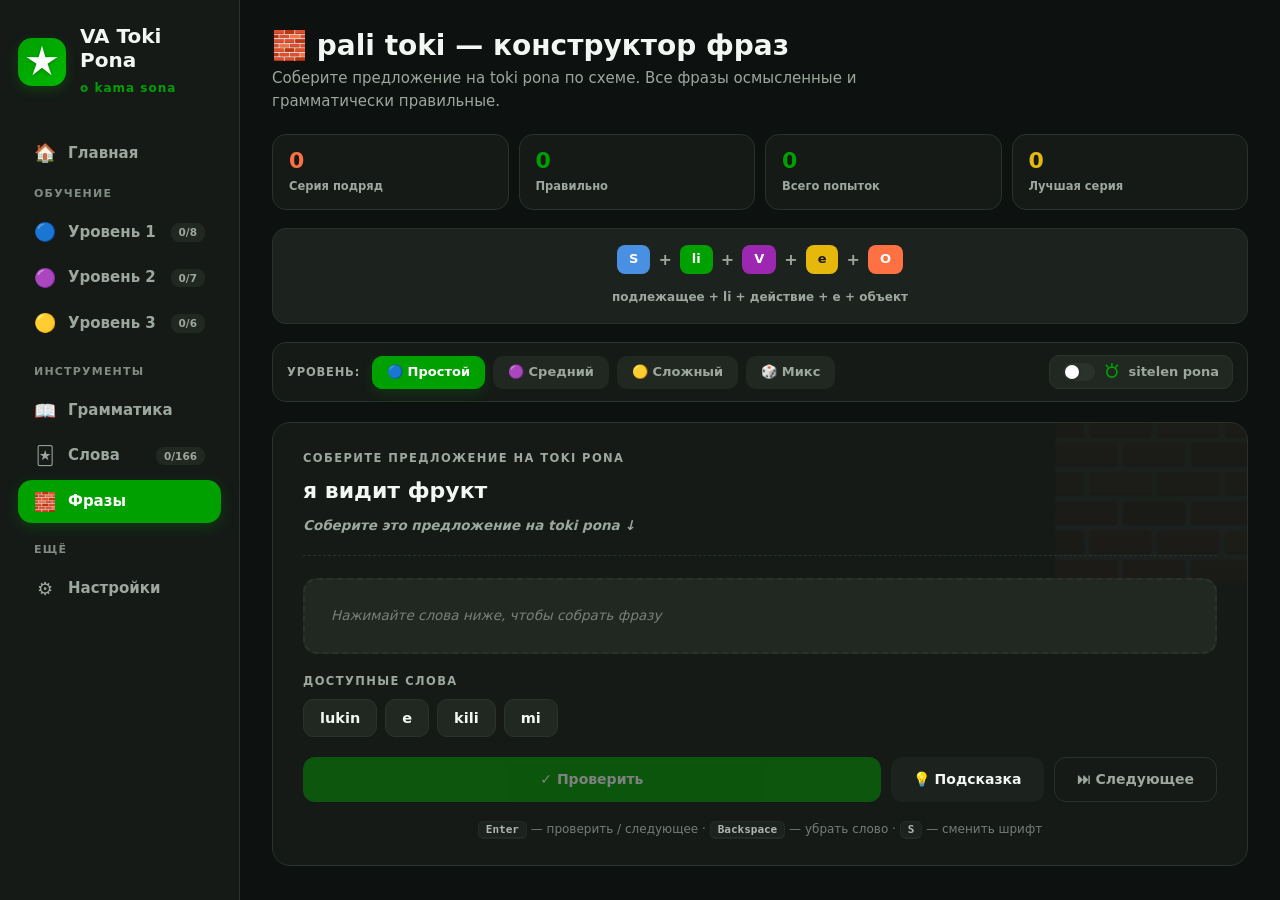
<file: phrases.html>
<!DOCTYPE html>
<html lang="ru">
<head>
<meta charset="UTF-8" />
<meta name="viewport" content="width=device-width, initial-scale=1.0" />
<meta name="description" content="Конструктор фраз toki pona — собирайте осмысленные предложения по схеме S + li + V + e + O." />
<title>pali toki — VA Toki Pona</title>
<link rel="icon" href="images/VAlogo.png" type="image/png" />

<link rel="stylesheet" href="css/main.css" />
<link rel="stylesheet" href="css/sidebar.css" />

<script>
(function () {
    try {
        var T = {
            dark:{'--bg':'#0D110F','--card':'#151A17','--card2':'#1C231E','--input':'#202821','--border':'#29332C','--text':'#F3F6F3','--muted':'#9CA79E','--green':'#00A000','--green-hover':'#00B800','--danger':'#D9534F'},
            light:{'--bg':'#F2F6F2','--card':'#FFFFFF','--card2':'#F7FAF7','--input':'#EEF3EE','--border':'#D9E2D9','--text':'#172019','--muted':'#68736B','--green':'#00A000','--green-hover':'#00B800','--danger':'#D9534F'},
            winter:{'--bg':'#0B1520','--card':'#132234','--card2':'#182B40','--input':'#1D344C','--border':'#274562','--text':'#EAF4FB','--muted':'#8FA8C0','--green':'#4DA6FF','--green-hover':'#6BB8FF','--danger':'#E85D75'},
            forest:{'--bg':'#0A130E','--card':'#122018','--card2':'#17291F','--input':'#1C3126','--border':'#253D2F','--text':'#E8F2E8','--muted':'#8FAF93','--green':'#2E8B57','--green-hover':'#3DA66A','--danger':'#C9645B'},
            autumn:{'--bg':'#1A1210','--card':'#241A15','--card2':'#2E211B','--input':'#342720','--border':'#42332A','--text':'#F5EDE5','--muted':'#B8A398','--green':'#D2691E','--green-hover':'#E67E22','--danger':'#C0392B'},
            cat:{'--bg':'#14101C','--card':'#1C1826','--card2':'#231E30','--input':'#2A2338','--border':'#3A2F4A','--text':'#F0EAF5','--muted':'#9C93B0','--green':'#F5A623','--green-hover':'#FFB84D','--danger':'#E85D75'}
        };
        var r = document.documentElement;
        var k = localStorage.getItem('va_tp_theme') || 'dark';
        var t = T[k] || T.dark;
        r.setAttribute('data-theme-key', k);
        for (var i in t) if (t.hasOwnProperty(i)) r.style.setProperty(i, t[i]);
        var p = localStorage.getItem('va_tp_sidebar_pos');
        if (!p) p = window.innerWidth<=700 ? 'top' : 'left';
        if (p!=='left' && p!=='top') p='left';
        r.setAttribute('data-sidebar-pos', p);
        setTimeout(function () {
            if (!document.documentElement.hasAttribute('data-nav-ready')) {
                document.documentElement.setAttribute('data-nav-ready', '1');
            }
        }, 1200);
    } catch(e){}
})();
</script>

<style>
/* ═══════════════════════════════════════════════════════════
   КОНСТРУКТОР ФРАЗ — стили страницы
   ═══════════════════════════════════════════════════════════ */
.pt-page { padding-bottom: 40px; }
.pt-header { margin-bottom: 20px; }
.pt-header h2 { font-size: 28px; font-weight: 800; line-height: 1.25; margin-bottom: 4px; }
.pt-header p { color: var(--muted); font-size: 15px; line-height: 1.55; max-width: 680px; }

/* ─── Статистика ─── */
.pt-stats {
    display: grid;
    grid-template-columns: repeat(auto-fit, minmax(110px, 1fr));
    gap: 10px;
    margin-bottom: 18px;
}
.pt-stat {
    background: var(--card);
    border: 1px solid var(--border);
    border-radius: 14px;
    padding: 14px 16px;
    transition: transform var(--transition);
}
.pt-stat:hover { transform: translateY(-2px); }
.pt-stat .ps-num { font-size: 22px; font-weight: 900; color: var(--green); line-height: 1.1; }
.pt-stat.fire .ps-num { color: #FF7043; }
.pt-stat.gold .ps-num { color: var(--gold); }
.pt-stat.red .ps-num { color: var(--danger); }
.pt-stat .ps-lbl { font-size: 11.5px; color: var(--muted); margin-top: 4px; font-weight: 600; }

/* ─── Схема S+li+V+e+O ─── */
.pt-schema {
    background: var(--card2);
    border: 1px solid var(--border);
    border-radius: 14px;
    padding: 16px 20px;
    margin-bottom: 18px;
    display: flex;
    justify-content: center;
    align-items: center;
    gap: 8px;
    flex-wrap: wrap;
    font-size: 13.5px;
}
.pt-schema .sch-part {
    padding: 6px 12px;
    border-radius: 8px;
    font-weight: 800;
    white-space: nowrap;
    font-size: 13px;
    line-height: 1.3;
}
.pt-schema .sch-part.s { background: var(--blue); color: #fff; }
.pt-schema .sch-part.li { background: var(--green); color: #fff; }
.pt-schema .sch-part.v { background: var(--purple); color: #fff; }
.pt-schema .sch-part.e { background: var(--gold); color: #1a1a1a; }
.pt-schema .sch-part.o { background: #FF7043; color: #fff; }
.pt-schema .sch-arrow { color: var(--muted); font-size: 16px; font-weight: 700; }
.pt-schema .sch-note {
    width: 100%;
    text-align: center;
    font-size: 12px;
    color: var(--muted);
    margin-top: 6px;
    font-weight: 600;
}

/* ─── Управление ─── */
.pt-controls {
    display: flex;
    gap: 8px;
    flex-wrap: wrap;
    margin-bottom: 20px;
    padding: 12px 14px;
    background: var(--card);
    border: 1px solid var(--border);
    border-radius: 14px;
    align-items: center;
    justify-content: space-between;
}
.pt-controls .pc-group {
    display: flex;
    gap: 8px;
    flex-wrap: wrap;
    align-items: center;
}
.pt-controls .pc-label {
    font-size: 11.5px;
    font-weight: 800;
    color: var(--muted);
    letter-spacing: 0.8px;
    text-transform: uppercase;
    margin-right: 4px;
}
.pt-chip {
    background: var(--input);
    border: 1.5px solid transparent;
    color: var(--muted);
    padding: 7px 14px;
    border-radius: 10px;
    font-size: 13px;
    font-weight: 700;
    cursor: pointer;
    transition: all var(--transition);
    font-family: inherit;
    line-height: 1.3;
}
.pt-chip:hover { color: var(--text); border-color: var(--border); }
.pt-chip.active {
    background: var(--green);
    color: #fff;
    border-color: var(--green);
    box-shadow: 0 4px 12px rgba(0, 160, 0, 0.2);
}

/* ─── Тумблер sitelen pona ─── */
.pt-sp-toggle {
    display: inline-flex;
    align-items: center;
    gap: 9px;
    padding: 7px 13px;
    background: var(--input);
    border: 1.5px solid var(--border);
    border-radius: 10px;
    color: var(--muted);
    font-size: 13px;
    font-weight: 700;
    font-family: inherit;
    cursor: pointer;
    transition: all var(--transition);
    user-select: none;
    line-height: 1.3;
}
.pt-sp-toggle:hover {
    border-color: var(--green);
    color: var(--text);
}
.pt-sp-toggle.active {
    background: var(--green);
    color: #fff;
    border-color: var(--green);
    box-shadow: 0 4px 12px rgba(0, 160, 0, 0.25);
}
.pt-sp-toggle .sp-switch {
    position: relative;
    width: 32px;
    height: 18px;
    background: var(--border);
    border-radius: 9px;
    flex-shrink: 0;
    transition: background var(--transition);
}
.pt-sp-toggle .sp-switch::after {
    content: '';
    position: absolute;
    top: 2px;
    left: 2px;
    width: 14px;
    height: 14px;
    background: #fff;
    border-radius: 50%;
    transition: transform var(--transition);
    box-shadow: 0 1px 3px rgba(0, 0, 0, 0.25);
}
.pt-sp-toggle.active .sp-switch {
    background: rgba(255, 255, 255, 0.35);
}
.pt-sp-toggle.active .sp-switch::after {
    transform: translateX(14px);
}
.pt-sp-toggle .sp-glyph-icon {
    font-family: 'linja-pona', 'Segoe UI Symbol', sans-serif;
    font-size: 18px;
    line-height: 1;
    color: var(--green);
    transition: color var(--transition);
    /* Латинское «toki» в linja-pona рендерится как глиф toki */
    font-feature-settings: "liga" 1, "clig" 1, "calt" 1;
}
.pt-sp-toggle.active .sp-glyph-icon {
    color: #fff;
}

/* ─── Карточка задания ─── */
.pt-card {
    background: var(--card);
    border: 1px solid var(--border);
    border-radius: var(--radius);
    padding: 26px 30px;
    margin-bottom: 20px;
    position: relative;
    overflow: hidden;
}
.pt-card::before {
    content: '🧱';
    position: absolute;
    right: -20px;
    top: -30px;
    font-size: 180px;
    opacity: 0.03;
    pointer-events: none;
    line-height: 1;
    user-select: none;
}

.pt-label {
    font-size: 11.5px;
    font-weight: 800;
    color: var(--muted);
    letter-spacing: 1.4px;
    text-transform: uppercase;
    margin-bottom: 8px;
    position: relative;
    z-index: 1;
}

.pt-prompt {
    font-size: 22px;
    font-weight: 800;
    color: var(--text);
    line-height: 1.4;
    margin-bottom: 22px;
    position: relative;
    z-index: 1;
    padding-bottom: 20px;
    border-bottom: 1px dashed var(--border);
}
.pt-prompt .pt-hint {
    display: block;
    font-size: 13.5px;
    font-weight: 600;
    color: var(--muted);
    margin-top: 10px;
    font-style: italic;
}

/* ─── Слоты ─── */
.pt-slots {
    min-height: 76px;
    background: var(--input);
    border: 2px dashed var(--border);
    border-radius: 14px;
    padding: 14px 16px;
    display: flex;
    flex-wrap: wrap;
    gap: 8px;
    align-items: center;
    margin-bottom: 18px;
    transition: all var(--transition);
    position: relative;
    z-index: 1;
}
.pt-slots.has-words {
    border-style: solid;
    border-color: var(--green);
    background: rgba(0, 160, 0, 0.05);
}
.pt-slots.correct {
    border-color: var(--green);
    background: rgba(0, 160, 0, 0.12);
    box-shadow: 0 0 0 4px rgba(0, 160, 0, 0.15);
}
.pt-slots.wrong {
    border-color: var(--danger);
    background: rgba(217, 83, 79, 0.1);
    animation: ptShake 0.4s ease;
}
@keyframes ptShake {
    0%, 100% { transform: translateX(0); }
    25% { transform: translateX(-6px); }
    75% { transform: translateX(6px); }
}
.pt-slot-placeholder {
    color: var(--muted);
    font-size: 13.5px;
    font-style: italic;
    opacity: 0.7;
    padding: 6px 10px;
}
.pt-word {
    background: var(--green);
    color: #fff;
    border: none;
    padding: 8px 14px;
    border-radius: 10px;
    font-weight: 700;
    font-size: 14.5px;
    cursor: pointer;
    transition: background var(--transition), transform var(--transition), padding var(--transition);
    font-family: inherit;
    line-height: 1.3;
    position: relative;
}
.pt-word:hover {
    background: var(--danger);
    transform: translateY(-2px);
}
.pt-word::after {
    content: '✕';
    position: absolute;
    top: -6px;
    right: -6px;
    background: var(--danger);
    color: #fff;
    width: 16px;
    height: 16px;
    border-radius: 50%;
    font-size: 10px;
    font-weight: 900;
    display: flex;
    align-items: center;
    justify-content: center;
    opacity: 0;
    transition: opacity var(--transition);
    font-family: 'Segoe UI', system-ui, sans-serif;
}
.pt-word:hover::after { opacity: 1; }

/* ─── Пул слов ─── */
.pt-pool-label {
    font-size: 11.5px;
    font-weight: 800;
    color: var(--muted);
    letter-spacing: 1.4px;
    text-transform: uppercase;
    margin-bottom: 8px;
    position: relative;
    z-index: 1;
}
.pt-pool {
    display: flex;
    flex-wrap: wrap;
    gap: 8px;
    margin-bottom: 20px;
    position: relative;
    z-index: 1;
}
.pt-pool-word {
    background: var(--input);
    border: 1.5px solid var(--border);
    color: var(--text);
    padding: 9px 16px;
    border-radius: 10px;
    font-weight: 700;
    font-size: 14.5px;
    cursor: pointer;
    transition: all var(--transition);
    font-family: inherit;
    line-height: 1.3;
}
.pt-pool-word:hover:not(:disabled) {
    border-color: var(--green);
    color: var(--green);
    transform: translateY(-2px);
    box-shadow: 0 4px 12px rgba(0, 160, 0, 0.15);
}
.pt-pool-word:disabled {
    opacity: 0.25;
    cursor: not-allowed;
    pointer-events: none;
}

/* ═══════════════════════════════════════════════════════════
   SITELEN PONA РЕЖИМ
   Когда класс .pt-sp-mode на .pt-card —
   всё внутри .pt-word и .pt-pool-word рендерится шрифтом
   linja-pona. OpenType-лигатуры превращают латинские
   слова (toki, pona, mi…) в глифы sitelen pona.
   ═══════════════════════════════════════════════════════════ */
.pt-card.pt-sp-mode .pt-word,
.pt-card.pt-sp-mode .pt-pool-word {
    font-family: 'linja-pona', 'Segoe UI Symbol', 'Apple Symbols', sans-serif;
    font-weight: normal;
    font-size: 30px;
    line-height: 1;
    /* Никакого letter-spacing — глифы и так разделены пробелом между словами */
    letter-spacing: 0;
    /* Включаем OpenType-лигатуры явно */
    font-feature-settings: "liga" 1, "clig" 1, "calt" 1, "rlig" 1;
    /* Центрирование содержимого внутри кнопки */
    display: inline-flex;
    align-items: center;
    justify-content: center;
    text-align: center;
    /* Симметричные отступы — глифы ровно по центру */
    padding: 8px 14px;
    /* Фиксируем минимальную высоту, чтобы кнопки не «прыгали» */
    min-height: 46px;
    min-width: 56px;
    /* Не даём слову переноситься — пусть кнопка растёт */
    white-space: nowrap;
}

.pt-card.pt-sp-mode .pt-pool-word {
    padding: 8px 14px;
}

.pt-card.pt-sp-mode .pt-word {
    padding: 8px 18px 8px 14px; /* чуть больше справа — там крестик удаления */
    background: var(--green);
    color: #fff;
}

/* Крестик удаления — обычным шрифтом, без влияния на центрирование */
.pt-card.pt-sp-mode .pt-word::after {
    font-family: 'Segoe UI', system-ui, sans-serif;
    font-size: 10px;
    letter-spacing: 0;
}

/* ─── Обратная связь ─── */
.pt-feedback {
    display: none;
    padding: 14px 18px;
    border-radius: 12px;
    font-size: 14.5px;
    font-weight: 700;
    line-height: 1.55;
    margin-bottom: 18px;
    position: relative;
    z-index: 1;
}
.pt-feedback.show {
    display: block;
    animation: ptFadeIn 0.3s ease;
}
@keyframes ptFadeIn {
    from { opacity: 0; transform: translateY(-6px); }
    to   { opacity: 1; transform: translateY(0); }
}
.pt-feedback.ok {
    background: rgba(0, 160, 0, 0.12);
    color: var(--green);
    border-left: 4px solid var(--green);
}
.pt-feedback.err {
    background: rgba(217, 83, 79, 0.12);
    color: var(--danger);
    border-left: 4px solid var(--danger);
}
.pt-feedback .pf-answer {
    display: block;
    margin-top: 6px;
    font-size: 16px;
    color: var(--text);
    font-weight: 800;
}
/* Правильный ответ в режиме sitelen pona */
.pt-card.pt-sp-mode .pt-feedback .pf-answer {
    font-family: 'linja-pona', 'Segoe UI Symbol', 'Apple Symbols', sans-serif;
    font-weight: normal;
    font-size: 32px;
    line-height: 1.2;
    letter-spacing: 0;
    font-feature-settings: "liga" 1, "clig" 1, "calt" 1, "rlig" 1;
}
.pt-feedback .pf-note {
    display: block;
    margin-top: 4px;
    font-size: 12.5px;
    font-weight: 600;
    opacity: 0.85;
}

/* ─── Кнопки действий ─── */
.pt-actions {
    display: flex;
    gap: 10px;
    flex-wrap: wrap;
    position: relative;
    z-index: 1;
}
.pt-btn {
    padding: 12px 22px;
    border-radius: 12px;
    border: none;
    font-weight: 800;
    font-size: 14px;
    cursor: pointer;
    transition: all var(--transition);
    font-family: inherit;
    line-height: 1.3;
    display: inline-flex;
    align-items: center;
    gap: 8px;
}
.pt-btn:disabled {
    opacity: 0.45;
    cursor: not-allowed;
    transform: none !important;
}
.pt-btn-primary {
    background: var(--green);
    color: #fff;
    flex: 1;
    min-width: 160px;
    justify-content: center;
}
.pt-btn-primary:hover:not(:disabled) {
    background: var(--green-hover);
    transform: translateY(-2px);
    box-shadow: 0 6px 18px rgba(0, 160, 0, 0.25);
}
.pt-btn-secondary {
    background: var(--card2);
    color: var(--text);
}
.pt-btn-secondary:hover:not(:disabled) {
    background: var(--border);
    transform: translateY(-2px);
}
.pt-btn-ghost {
    background: transparent;
    border: 1.5px solid var(--border);
    color: var(--muted);
}
.pt-btn-ghost:hover:not(:disabled) {
    border-color: var(--green);
    color: var(--green);
}

.pt-kbd-hint {
    margin-top: 18px;
    font-size: 12px;
    color: var(--muted);
    text-align: center;
    opacity: 0.7;
}
.pt-kbd {
    background: var(--input);
    border: 1px solid var(--border);
    border-bottom-width: 2px;
    border-radius: 6px;
    padding: 1px 7px;
    font-family: monospace;
    font-size: 11px;
    font-weight: 800;
    color: var(--text);
}

@media (max-width: 700px) {
    .pt-header h2 { font-size: 22px; }
    .pt-card { padding: 20px 18px; }
    .pt-prompt { font-size: 18px; }
    .pt-pool-word { padding: 8px 13px; font-size: 13.5px; }
    .pt-word { padding: 7px 12px; font-size: 13.5px; }
    .pt-btn { padding: 11px 16px; font-size: 13.5px; }
    .pt-btn-primary { min-width: 0; width: 100%; }
    .pt-stats { grid-template-columns: repeat(2, 1fr); }
    .pt-controls { padding: 10px 12px; gap: 10px; }
    .pt-chip { padding: 6px 11px; font-size: 12px; }
    .pt-schema { padding: 12px 14px; gap: 6px; }
    .pt-schema .sch-part { padding: 4px 9px; font-size: 11.5px; }

    /* Уменьшаем размер глифов на мобильных */
    .pt-card.pt-sp-mode .pt-word,
    .pt-card.pt-sp-mode .pt-pool-word {
        font-size: 24px;
        padding: 6px 12px;
        min-height: 40px;
        min-width: 48px;
    }
    .pt-card.pt-sp-mode .pt-feedback .pf-answer {
        font-size: 26px;
        letter-spacing: 0;
    }
}
</style>
</head>
<body>

<aside class="sidebar">
    <a class="logo" href="index.html" title="VA Toki Pona — на главную">
        <div class="logo-icon">
    <svg viewBox="0 0 100 100" xmlns="http://www.w3.org/2000/svg" aria-hidden="true">
        <path d="M50 2 L60 36.25 L95.65 35.17 L66.17 55.25 L78.21 88.83 L50 67 L21.79 88.83 L33.83 55.25 L4.35 35.17 L40 36.25 Z"/>
    </svg>
</div>
        <div class="logo-text">
            <h1>VA Toki Pona</h1>
            <span>o kama sona</span>
        </div>
    </a>
    <nav id="nav">
        <a class="nav-btn" href="index.html" title="Главная">
            <span class="nav-icon">🏠</span><span class="nav-label">Главная</span>
        </a>
        <div class="nav-section-label">Обучение</div>
        <a class="nav-btn" href="courses/tp1.html" title="nanpa wan">
            <span class="nav-icon">🔵</span><span class="nav-label">Уровень 1</span>
            <span class="nav-badge" id="navBadgeTP1">0/8</span>
        </a>
        <a class="nav-btn" href="courses/tp2.html" title="nanpa tu">
            <span class="nav-icon">🟣</span><span class="nav-label">Уровень 2</span>
            <span class="nav-badge" id="navBadgeTP2">0/7</span>
        </a>
        <a class="nav-btn" href="courses/tp3.html" title="nanpa mute">
            <span class="nav-icon">🟡</span><span class="nav-label">Уровень 3</span>
            <span class="nav-badge" id="navBadgeTP3">0/6</span>
        </a>
        <div class="nav-section-label">Инструменты</div>
        <a class="nav-btn" href="grammar.html" title="Грамматика">
            <span class="nav-icon">📖</span><span class="nav-label">Грамматика</span>
        </a>
        <a class="nav-btn" href="flashcards.html" title="Слова">
            <span class="nav-icon">🃏</span><span class="nav-label">Слова</span>
            <span class="nav-badge" id="navBadgeWords">0/137</span>
        </a>
        <a class="nav-btn active" href="phrases.html" title="Конструктор фраз">
            <span class="nav-icon">🧱</span><span class="nav-label">Фразы</span>
        </a>
        <div class="nav-section-label">Ещё</div>
        <a class="nav-btn" href="index.html#settings" title="Настройки">
            <span class="nav-icon">⚙️</span><span class="nav-label">Настройки</span>
        </a>
    </nav>
</aside>

<main class="content" id="content">
    <div class="pt-page" id="ptPage">

        <div class="pt-header">
            <h2>🧱 pali toki — конструктор фраз</h2>
            <p>Соберите предложение на toki pona по схеме. Все фразы осмысленные и грамматически правильные.</p>
        </div>

        <div class="pt-stats">
            <div class="pt-stat fire">
                <div class="ps-num" id="ptStreak">0</div>
                <div class="ps-lbl">Серия подряд</div>
            </div>
            <div class="pt-stat">
                <div class="ps-num" id="ptCorrect">0</div>
                <div class="ps-lbl">Правильно</div>
            </div>
            <div class="pt-stat">
                <div class="ps-num" id="ptTotal">0</div>
                <div class="ps-lbl">Всего попыток</div>
            </div>
            <div class="pt-stat gold">
                <div class="ps-num" id="ptBest">0</div>
                <div class="ps-lbl">Лучшая серия</div>
            </div>
        </div>

        <div class="pt-schema">
            <span class="sch-part s">S</span>
            <span class="sch-arrow">+</span>
            <span class="sch-part li">li</span>
            <span class="sch-arrow">+</span>
            <span class="sch-part v">V</span>
            <span class="sch-arrow">+</span>
            <span class="sch-part e">e</span>
            <span class="sch-arrow">+</span>
            <span class="sch-part o">O</span>
            <div class="sch-note">подлежащее + li + действие + e + объект</div>
        </div>

        <div class="pt-controls">
            <div class="pc-group">
                <span class="pc-label">Уровень:</span>
                <button class="pt-chip active" data-level="1">🔵 Простой</button>
                <button class="pt-chip" data-level="2">🟣 Средний</button>
                <button class="pt-chip" data-level="3">🟡 Сложный</button>
                <button class="pt-chip" data-level="all">🎲 Микс</button>
            </div>

            <button class="pt-sp-toggle" id="ptSpToggle" type="button" title="Переключить шрифт на sitelen pona (S)">
                <span class="sp-switch"></span>
                <span class="sp-glyph-icon">toki</span>
                <span class="sp-toggle-text">sitelen pona</span>
            </button>
        </div>

        <div class="pt-card" id="ptCard">
            <div class="pt-label">Соберите предложение на toki pona</div>
            <div class="pt-prompt" id="ptPrompt">…</div>

            <div class="pt-slots" id="ptSlots"></div>

            <div class="pt-pool-label">Доступные слова</div>
            <div class="pt-pool" id="ptPool"></div>

            <div class="pt-feedback" id="ptFeedback"></div>

            <div class="pt-actions">
                <button class="pt-btn pt-btn-primary" id="ptCheck" disabled>✓ Проверить</button>
                <button class="pt-btn pt-btn-secondary" id="ptHint">💡 Подсказка</button>
                <button class="pt-btn pt-btn-ghost" id="ptNext">⏭ Следующее</button>
            </div>

            <div class="pt-kbd-hint">
                <span class="pt-kbd">Enter</span> — проверить / следующее ·
                <span class="pt-kbd">Backspace</span> — убрать слово ·
                <span class="pt-kbd">S</span> — сменить шрифт
            </div>
        </div>

        <div class="page-footer">Vulpeto Abeleto • 2026</div>
    </div>
</main>

<div class="modal-overlay" id="modalOverlay">
    <div class="modal">
        <div class="modal-title" id="modalTitle"></div>
        <div class="modal-body" id="modalBody"></div>
        <div class="modal-footer" id="modalFooter"></div>
    </div>
</div>
<div class="toast" id="toast"></div>

<script src="data/courses-tp1.js"></script>
<script src="data/courses-tp2.js"></script>
<script src="data/courses-tp3.js"></script>
<script src="data/words.js"></script>

<script src="js/ui.js"></script>
<script src="js/core.js"></script>
<script src="js/theme.js"></script>

<script>
(function (global) {
'use strict';

/* ═══════════════════════════════════════════════════════════
   Конструктор фраз.
   ВАЖНО: мы НЕ подменяем слова в HTML.
   В HTML всегда лежит латинское слово (mi, toki, moku…).
   При включённом режиме .pt-sp-mode на карточке CSS
   применяет font-family: 'linja-pona', а шрифт через
   OpenType-лигатуры сам превращает слово в глиф sitelen pona.
   ═══════════════════════════════════════════════════════════ */

function esc(s) {
    return String(s == null ? '' : s)
        .replace(/&/g, '&amp;')
        .replace(/</g, '&lt;')
        .replace(/>/g, '&gt;')
        .replace(/"/g, '&quot;');
}

/* ═══════════════════════════════════════════════════════════
   ПОДЛЕЖАЩИЕ
   ═══════════════════════════════════════════════════════════ */
const SUBJ_SG = [
    { tp: 'mi',       ru: 'я' },
    { tp: 'sina',     ru: 'ты' },
    { tp: 'ona',      ru: 'он / она' },
    { tp: 'jan',      ru: 'человек' },
    { tp: 'meli',     ru: 'женщина' },
    { tp: 'mije',     ru: 'мужчина' },
    { tp: 'soweli',   ru: 'зверь' },
    { tp: 'waso',     ru: 'птица' },
    { tp: 'kili',     ru: 'фрукт' },
    { tp: 'tomo',     ru: 'дом' }
];

const SUBJ_PL = [
    { tp: 'mi mute',      ru: 'мы' },
    { tp: 'sina mute',    ru: 'вы' },
    { tp: 'ona mute',     ru: 'они' },
    { tp: 'jan mute',     ru: 'люди' },
    { tp: 'soweli mute',  ru: 'звери' },
    { tp: 'kili mute',    ru: 'фрукты' }
];

/* ═══════════════════════════════════════════════════════════
   ГЛАГОЛЫ
   ═══════════════════════════════════════════════════════════ */
const VERBS = {
    'moku':    { ru: 'ест / пьёт' },
    'lukin':   { ru: 'видит' },
    'kute':    { ru: 'слышит' },
    'jo':      { ru: 'имеет' },
    'toki':    { ru: 'говорит' },
    'lape':    { ru: 'спит' },
    'musi':    { ru: 'играет' },
    'pali':    { ru: 'работает' },
    'sona':    { ru: 'знает / учится' },
    'sitelen': { ru: 'пишет / рисует' }
};

/* ═══════════════════════════════════════════════════════════
   СХЕМЫ
   ═══════════════════════════════════════════════════════════ */
const SCHEMAS = [
    {
        verb: 'moku',
        objects: [
            { tp: 'kili',      ru: 'фрукт' },
            { tp: 'pan',       ru: 'хлеб' },
            { tp: 'telo',      ru: 'воду' },
            { tp: 'kili suwi', ru: 'сладкий фрукт' }
        ]
    },
    {
        verb: 'lukin',
        objects: [
            { tp: 'sina',   ru: 'тебя' },
            { tp: 'jan',    ru: 'человека' },
            { tp: 'soweli', ru: 'зверя' },
            { tp: 'kili',   ru: 'фрукт' }
        ]
    },
    {
        verb: 'jo',
        objects: [
            { tp: 'kili',     ru: 'фрукт' },
            { tp: 'tomo',     ru: 'дом' },
            { tp: 'soweli',   ru: 'зверя' },
            { tp: 'mani',     ru: 'деньги' },
            { tp: 'ilo toki', ru: 'телефон' }
        ]
    },
    {
        verb: 'toki',
        objects: [
            { tp: 'tawa sina', ru: 'с тобой / к тебе' },
            { tp: 'tawa mi',   ru: 'со мной / ко мне' },
            { tp: 'tawa jan',  ru: 'с человеком' }
        ]
    },
    {
        verb: 'lape',
        objects: [
            { tp: 'lon supa', ru: 'на столе' },
            { tp: 'lon tomo', ru: 'в доме' }
        ]
    },
    {
        verb: 'musi',
        objects: [
            { tp: 'lon ma',  ru: 'на улице' },
            { tp: 'poka mi', ru: 'со мной' }
        ]
    },
    {
        verb: 'pali',
        objects: [
            { tp: 'e tomo', ru: 'строит дом' },
            { tp: 'e ijo',  ru: 'делает вещь' }
        ]
    }
];

const SIMPLE_VERBS = ['moku', 'lukin', 'jo'];

/* ═══════════════════════════════════════════════════════════
   УТИЛИТЫ
   ═══════════════════════════════════════════════════════════ */
function pick(a){ return a[Math.floor(Math.random() * a.length)]; }

function shuffle(a){
    const r = [...a];
    for (let i = r.length - 1; i > 0; i--){
        const j = Math.floor(Math.random() * (i + 1));
        [r[i], r[j]] = [r[j], r[i]];
    }
    return r;
}

function buildSentenceParts(subj, verbInf, obj) {
    const parts = subj.tp.split(' ');
    const needsLi = !(subj.tp === 'mi' || subj.tp === 'sina');
    if (needsLi) parts.push('li');
    parts.push(verbInf);

    const objParts = obj.tp.split(' ');
    const objStartsSpecial = ['lon', 'tawa', 'poka'].indexOf(objParts[0]) !== -1;
    if (!objStartsSpecial) parts.push('e');

    parts.push(...objParts);
    return parts;
}

function buildRussianTranslation(subj, verbInf, obj) {
    return subj.ru + ' ' + (VERBS[verbInf] ? VERBS[verbInf].ru : verbInf) + ' ' + obj.ru;
}

function generateSentence(level) {
    let verbInf;
    if (level === 1) verbInf = pick(SIMPLE_VERBS);
    else verbInf = pick(Object.keys(VERBS));

    let schema = SCHEMAS.find(s => s.verb === verbInf);
    if (!schema) {
        schema = pick(SCHEMAS);
        verbInf = schema.verb;
    }

    const usePlural = level !== 1 && Math.random() < 0.3;
    const subj = pick(usePlural ? SUBJ_PL : SUBJ_SG);
    const obj  = pick(schema.objects);

    const correct = buildSentenceParts(subj, verbInf, obj);
    const pool    = shuffle(correct.slice());
    const ru      = buildRussianTranslation(subj, verbInf, obj);

    return { correct, pool, ru };
}

/* ═══════════════════════════════════════════════════════════
   СОСТОЯНИЕ
   ═══════════════════════════════════════════════════════════ */
const STORAGE_KEY = 'va_tp_phrase_v1';
let state = {
    level: 1,
    current: null,
    built: [],
    usedPoolIdx: new Set(),
    checked: false,
    streak: 0,
    correct: 0,
    total: 0,
    best: 0,
    spMode: false
};
let autoNextTimer = null;

function loadState(){
    try{
        const raw = localStorage.getItem(STORAGE_KEY);
        if (!raw) return;
        const p = JSON.parse(raw);
        state.streak  = p.streak  || 0;
        state.correct = p.correct || 0;
        state.total   = p.total   || 0;
        state.best    = p.best    || 0;
        state.level   = p.level   || 1;
        /* spMode теперь читается из единого ключа ниже */
    }catch(e){}
        /* Единый ключ sitelen pona */
    try { state.spMode = localStorage.getItem('va_tp_sp_mode') === '1'; }
    catch (e) { state.spMode = false; }
}
function saveState(){
    try{
        localStorage.setItem(STORAGE_KEY, JSON.stringify({
            streak:  state.streak,
            correct: state.correct,
            total:   state.total,
            best:    state.best,
            level:   state.level
        }));
    }catch(e){}
}

/* ═══════════════════════════════════════════════════════════
   DOM
   ═══════════════════════════════════════════════════════════ */
const $prompt   = document.getElementById('ptPrompt');
const $slots    = document.getElementById('ptSlots');
const $pool     = document.getElementById('ptPool');
const $feedback = document.getElementById('ptFeedback');
const $check    = document.getElementById('ptCheck');
const $hint     = document.getElementById('ptHint');
const $next     = document.getElementById('ptNext');
const $streak   = document.getElementById('ptStreak');
const $correct  = document.getElementById('ptCorrect');
const $total    = document.getElementById('ptTotal');
const $best     = document.getElementById('ptBest');
const $spToggle = document.getElementById('ptSpToggle');
const $card     = document.getElementById('ptCard');

/* ═══════════════════════════════════════════════════════════
   РЕНДЕР
   ═══════════════════════════════════════════════════════════ */
function renderStats(){
    $streak.textContent  = state.streak;
    $correct.textContent = state.correct;
    $total.textContent   = state.total;
    $best.textContent    = state.best;
}

function renderPrompt(){
    if (!state.current) return;
    $prompt.innerHTML = esc(state.current.ru) +
        '<span class="pt-hint">Соберите это предложение на toki pona ↓</span>';
}

function renderSlots(){
    if (state.built.length === 0){
        $slots.classList.remove('has-words', 'correct', 'wrong');
        $slots.innerHTML = '<span class="pt-slot-placeholder">Нажимайте слова ниже, чтобы собрать фразу</span>';
        return;
    }
    $slots.classList.add('has-words');
    /* В HTML всегда латинское слово. CSS сам применит linja-pona. */
    $slots.innerHTML = state.built.map((w, i) =>
        '<button type="button" class="pt-word" data-slot-idx="' + i + '">' + esc(w) + '</button>'
    ).join('');
    $slots.querySelectorAll('.pt-word').forEach(b =>
        b.addEventListener('click', () => removeFromSlot(+b.dataset.slotIdx)));
}

function renderPool(){
    if (!state.current) return;
    $pool.innerHTML = state.current.pool.map((w, i) =>
        '<button type="button" class="pt-pool-word" data-pool-idx="' + i + '">' + esc(w) + '</button>'
    ).join('');
    $pool.querySelectorAll('.pt-pool-word').forEach(b => {
        const idx = +b.dataset.poolIdx;
        if (state.usedPoolIdx.has(idx)) b.disabled = true;
        b.addEventListener('click', () => addToSlot(idx));
    });
    updateCheckBtn();
}

function updateCheckBtn(){
    const ok = state.current && state.built.length === state.current.correct.length;
    $check.disabled = !ok || state.checked;
}

function clearFeedback(){
    $feedback.classList.remove('show', 'ok', 'err');
    $feedback.innerHTML = '';
}

/* Переключение класса .pt-sp-mode — вся магия в CSS */
function applySpMode(){
    $card.classList.toggle('pt-sp-mode', state.spMode);
    $spToggle.classList.toggle('active', state.spMode);
}

/* ═══════════════════════════════════════════════════════════
   ВЗАИМОДЕЙСТВИЕ
   ═══════════════════════════════════════════════════════════ */
function addToSlot(poolIdx){
    if (state.checked || state.usedPoolIdx.has(poolIdx)) return;
    const w = state.current.pool[poolIdx];
    state.usedPoolIdx.add(poolIdx);
    state.built.push(w);
    renderSlots();
    renderPool();
}

function removeFromSlot(slotIdx){
    if (state.checked) return;
    const w = state.built[slotIdx];
    state.built.splice(slotIdx, 1);
    for (let i = 0; i < state.current.pool.length; i++){
        if (state.current.pool[i] === w && state.usedPoolIdx.has(i)){
            state.usedPoolIdx.delete(i);
            break;
        }
    }
    renderSlots();
    renderPool();
}

function check(){
    if (state.checked) return;
    if (state.built.length !== state.current.correct.length) return;

    const ok = state.built.join(' ') === state.current.correct.join(' ');
    state.checked = true;
    state.total++;

    $slots.classList.remove('has-words');
    $slots.classList.add(ok ? 'correct' : 'wrong');

    if (ok){
        state.streak++;
        state.correct++;
        if (state.streak > state.best) state.best = state.streak;
        $feedback.className = 'pt-feedback show ok';
        $feedback.innerHTML = '✓ pona! <span class="pf-note">+1 к серии (' + state.streak + ')</span>';
        renderStats();
        saveState();
        updateCheckBtn();
        clearTimeout(autoNextTimer);
        autoNextTimer = setTimeout(nextSentence, 1100);
    } else {
        state.streak = 0;
        /* Латинское слово кладём как есть — CSS сам переключит шрифт. */
        $feedback.className = 'pt-feedback show err';
        $feedback.innerHTML = '✕ Не совсем. Правильно:' +
            '<span class="pf-answer">' + esc(state.current.correct.join(' ')) + '</span>';
        renderStats();
        saveState();
        updateCheckBtn();
    }
}

function hint(){
    if (state.checked || !state.current) return;
    const correct = state.current.correct;
    const built = state.built;

    let idx = 0;
    for (let i = 0; i < correct.length; i++){
        if (i >= built.length || built[i] !== correct[i]) { idx = i; break; }
        if (i === correct.length - 1) idx = correct.length;
    }
    if (idx >= correct.length) return;

    const target = correct[idx];

    /* Сравниваем по тексту кнопки — там всегда латиница, независимо от шрифта */
    const btns = $pool.querySelectorAll('.pt-pool-word');
    let found = false;
    btns.forEach(b => {
        if (found) return;
        if (b.textContent === target && !b.disabled){
            b.style.transition = 'box-shadow 0.2s ease';
            b.style.boxShadow = '0 0 0 3px ' + getComputedStyle(document.documentElement).getPropertyValue('--green').trim();
            setTimeout(() => { b.style.boxShadow = ''; }, 1500);
            found = true;
        }
    });

    if (found && global.VAToast) global.VAToast.show('Следующее слово: «' + target + '»');
    else if (global.VAToast) global.VAToast.show('Проверьте уже поставленные слова');
}

function nextSentence(){
    clearTimeout(autoNextTimer);
    state.current = generateSentence(state.level);
    state.built = [];
    state.usedPoolIdx = new Set();
    state.checked = false;
    clearFeedback();
    renderPrompt();
    renderSlots();
    renderPool();
}

/* ═══════════════════════════════════════════════════════════
   ПЕРЕКЛЮЧАТЕЛЬ SITELEN PONA
   ═══════════════════════════════════════════════════════════ */
function toggleSpMode(){
    state.spMode = !state.spMode;
    try { localStorage.setItem('va_tp_sp_mode', state.spMode ? '1' : '0'); } catch (e) {}
    applySpMode();

    window.dispatchEvent(new CustomEvent('va-sp-mode-change', {
        detail: { on: state.spMode }
    }));

    if (global.VAToast) {
        global.VAToast.show(state.spMode
            ? 'toki → ✦ sitelen pona'
            : '✦ sitelen pona → toki');
    }
}

/* Синхронизация с тумблером в топ-баре */
window.addEventListener('va-sp-mode-change', function (e) {
    if (e.detail.on === state.spMode) return;
    state.spMode = e.detail.on;
    applySpMode();
});

/* ═══════════════════════════════════════════════════════════
   СОБЫТИЯ
   ═══════════════════════════════════════════════════════════ */
$check.addEventListener('click', check);
$hint.addEventListener('click', hint);
$next.addEventListener('click', nextSentence);
$spToggle.addEventListener('click', toggleSpMode);

document.querySelectorAll('.pt-chip').forEach(c => {
    c.addEventListener('click', () => {
        document.querySelectorAll('.pt-chip').forEach(x => x.classList.remove('active'));
        c.classList.add('active');
        const v = c.dataset.level;
        state.level = v === 'all' ? 'all' : +v;
        saveState();
        nextSentence();
    });
});

document.addEventListener('keydown', e => {
    if (e.target.tagName === 'INPUT' || e.target.tagName === 'TEXTAREA') return;

    if (e.key === 'Enter'){
        e.preventDefault();
        if (state.checked) nextSentence();
        else if (state.current && state.built.length === state.current.correct.length) check();
    } else if (e.key === 'Backspace'){
        if (!state.checked && state.built.length > 0){
            e.preventDefault();
            removeFromSlot(state.built.length - 1);
        }
    } else if (e.key === 's' || e.key === 'S'){
        if (!e.ctrlKey && !e.metaKey && !e.altKey){
            toggleSpMode();
        }
    }
});

/* ═══════════════════════════════════════════════════════════
   ИНИЦИАЛИЗАЦИЯ
   ═══════════════════════════════════════════════════════════ */
function start(){
    loadState();
    renderStats();
    applySpMode();

    document.querySelectorAll('.pt-chip').forEach(c => {
        const v = c.dataset.level;
        const cmp = v === 'all' ? 'all' : +v;
        c.classList.toggle('active', cmp === state.level);
    });

    nextSentence();
}

global.VAPhrases = { start, toggleSpMode };

})(window);

document.addEventListener('DOMContentLoaded', function () {
    VACore.init();
    VATheme.init();
    window.VAPhrases.start();
    VACore.updateNavBadges();
    if (window.VATheme) VATheme.animatePageIn(document.getElementById('ptPage'));
});
</script>
</body>
</html>
</file>
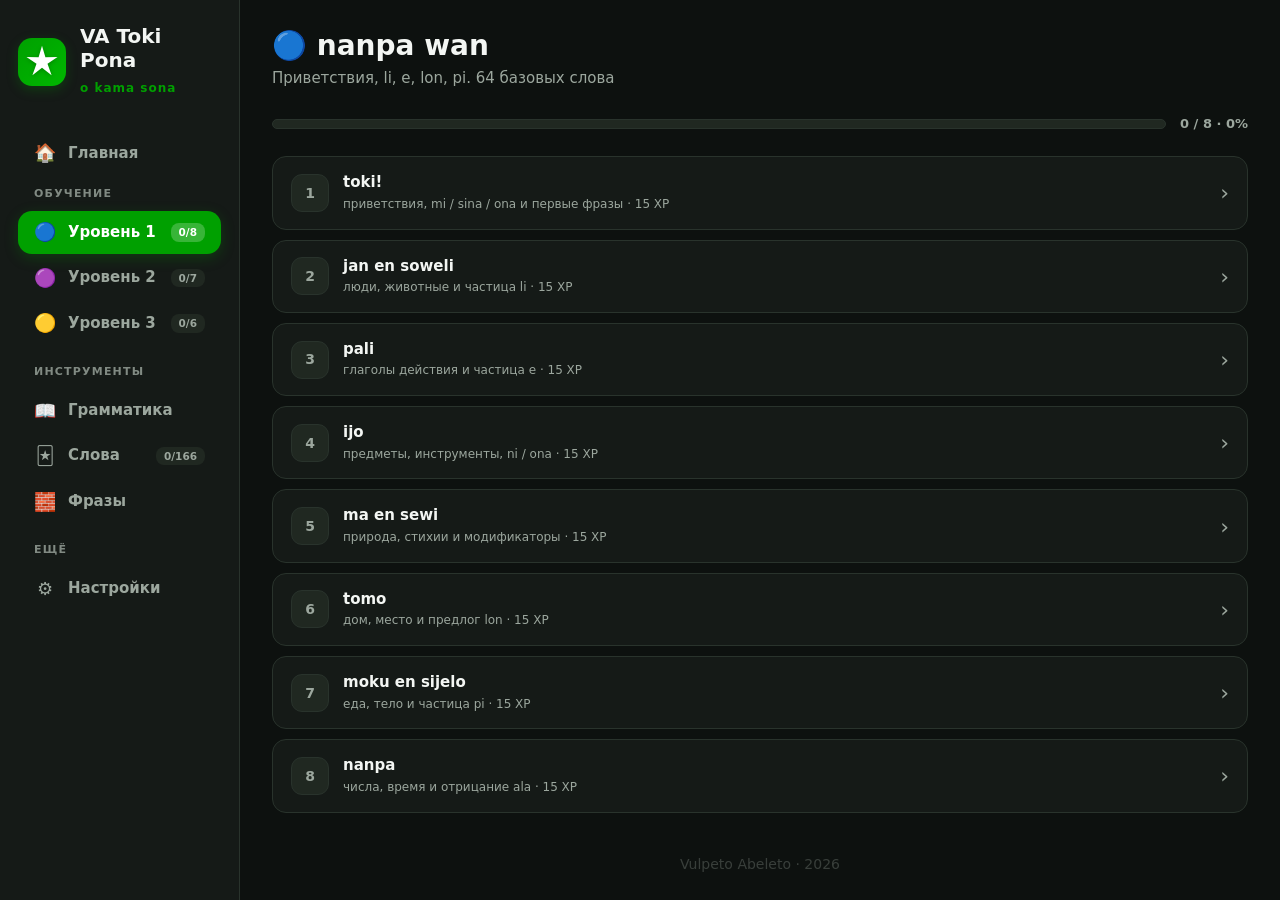
<file: courses/tp1.html>
<!DOCTYPE html>
<html lang="ru">
<head>
<!--
  ═══════════════════════════════════════════════════════════════
  VA TOKI PONA — КУРС NANPA WAN
  Экосистема Vulpeto Abeleto · 2026
  ═══════════════════════════════════════════════════════════════
  8 уроков: частицы li, e, lon, pi. 64 базовых слова.
  ═══════════════════════════════════════════════════════════════
-->
<meta charset="UTF-8" />
<meta name="viewport" content="width=device-width, initial-scale=1.0" />
<meta name="description" content="Курс nanpa wan toki pona — 8 уроков: приветствия, li, e, lon, pi, 64 базовых слова." />
<title>nanpa wan — VA Toki Pona</title>
<link rel="icon" href="../images/VAlogo.png" type="image/png" />

<link rel="stylesheet" href="../css/main.css" />
<link rel="stylesheet" href="../css/sidebar.css" />
<link rel="stylesheet" href="../css/lesson.css" />

<script>
(function () {
    try {
        var THEMES = {
            dark:   { '--bg':'#0D110F','--card':'#151A17','--card2':'#1C231E','--input':'#202821','--border':'#29332C','--text':'#F3F6F3','--muted':'#9CA79E','--green':'#00A000','--green-hover':'#00B800','--danger':'#D9534F' },
            light:  { '--bg':'#F2F6F2','--card':'#FFFFFF','--card2':'#F7FAF7','--input':'#EEF3EE','--border':'#D9E2D9','--text':'#172019','--muted':'#68736B','--green':'#00A000','--green-hover':'#00B800','--danger':'#D9534F' },
            winter: { '--bg':'#0B1520','--card':'#132234','--card2':'#182B40','--input':'#1D344C','--border':'#274562','--text':'#EAF4FB','--muted':'#8FA8C0','--green':'#4DA6FF','--green-hover':'#6BB8FF','--danger':'#E85D75' },
            forest: { '--bg':'#0A130E','--card':'#122018','--card2':'#17291F','--input':'#1C3126','--border':'#253D2F','--text':'#E8F2E8','--muted':'#8FAF93','--green':'#2E8B57','--green-hover':'#3DA66A','--danger':'#C9645B' },
            autumn: { '--bg':'#1A1210','--card':'#241A15','--card2':'#2E211B','--input':'#342720','--border':'#42332A','--text':'#F5EDE5','--muted':'#B8A398','--green':'#D2691E','--green-hover':'#E67E22','--danger':'#C0392B' },
            cat:    { '--bg':'#14101C','--card':'#1C1826','--card2':'#231E30','--input':'#2A2338','--border':'#3A2F4A','--text':'#F0EAF5','--muted':'#9C93B0','--green':'#F5A623','--green-hover':'#FFB84D','--danger':'#E85D75' }
        };
        var root = document.documentElement;
        var themeKey = localStorage.getItem('va_tp_theme') || 'dark';
        var theme = THEMES[themeKey] || THEMES.dark;
        root.setAttribute('data-theme-key', themeKey);
        for (var k in theme) {
            if (Object.prototype.hasOwnProperty.call(theme, k)) {
                root.style.setProperty(k, theme[k]);
            }
        }
        var pos = localStorage.getItem('va_tp_sidebar_pos');
        if (!pos) pos = window.innerWidth <= 700 ? 'top' : 'left';
        if (pos !== 'left' && pos !== 'top') pos = 'left';
        root.setAttribute('data-sidebar-pos', pos);

        setTimeout(function () {
            if (!document.documentElement.hasAttribute('data-nav-ready')) {
                document.documentElement.setAttribute('data-nav-ready', '1');
            }
        }, 1200);
    } catch (e) {}
})();
</script>
</head>
<body>

<aside class="sidebar">
    <a class="logo" href="../index.html" title="VA Toki Pona — на главную">
        <div class="logo-icon">
    <svg viewBox="0 0 100 100" xmlns="http://www.w3.org/2000/svg" aria-hidden="true">
        <path d="M50 2 L60 36.25 L95.65 35.17 L66.17 55.25 L78.21 88.83 L50 67 L21.79 88.83 L33.83 55.25 L4.35 35.17 L40 36.25 Z"/>
    </svg>
</div>
        <div class="logo-text">
            <h1>VA Toki Pona</h1>
            <span>o kama sona</span>
        </div>
    </a>

    <nav id="nav">
        <a class="nav-btn" href="../index.html" title="Главная">
            <span class="nav-icon">🏠</span>
            <span class="nav-label">Главная</span>
        </a>

        <div class="nav-section-label">Обучение</div>
        <a class="nav-btn active" href="tp1.html" title="nanpa wan">
            <span class="nav-icon">🔵</span>
            <span class="nav-label">Уровень 1</span>
            <span class="nav-badge" id="navBadgeTP1">0/8</span>
        </a>
        <a class="nav-btn" href="tp2.html" title="nanpa tu">
            <span class="nav-icon">🟣</span>
            <span class="nav-label">Уровень 2</span>
            <span class="nav-badge" id="navBadgeTP2">0/7</span>
        </a>
        <a class="nav-btn" href="tp3.html" title="nanpa mute">
            <span class="nav-icon">🟡</span>
            <span class="nav-label">Уровень 3</span>
            <span class="nav-badge" id="navBadgeTP3">0/6</span>
        </a>

        <div class="nav-section-label">Инструменты</div>
        <a class="nav-btn" href="../grammar.html" title="Грамматика">
            <span class="nav-icon">📖</span>
            <span class="nav-label">Грамматика</span>
        </a>
        <a class="nav-btn" href="../flashcards.html" title="Слова">
            <span class="nav-icon">🃏</span>
            <span class="nav-label">Слова</span>
            <span class="nav-badge" id="navBadgeWords">0/137</span>
        </a>
        <a class="nav-btn" href="../phrases.html" title="Конструктор фраз">
            <span class="nav-icon">🧱</span>
            <span class="nav-label">Фразы</span>
        </a>

        <div class="nav-section-label">Ещё</div>
        <a class="nav-btn" href="../index.html#settings" title="Настройки">
            <span class="nav-icon">⚙️</span>
            <span class="nav-label">Настройки</span>
        </a>
    </nav>
</aside>

<main class="content" id="content">
    <div id="courseRoot"></div>
</main>

<div class="modal-overlay" id="modalOverlay">
    <div class="modal">
        <div class="modal-title" id="modalTitle"></div>
        <div class="modal-body" id="modalBody"></div>
        <div class="modal-footer" id="modalFooter"></div>
    </div>
</div>
<div class="toast" id="toast"></div>

<!-- Данные курсов -->
<script src="../data/courses-tp1.js"></script>
<script src="../data/courses-tp2.js"></script>
<script src="../data/courses-tp3.js"></script>

<!-- Данные слов -->
<script src="../data/words.js"></script>

<!-- Ядро -->
<script src="../js/ui.js"></script>
<script src="../js/core.js"></script>
<script src="../js/theme.js"></script>
<script src="../js/lesson-engine.js"></script>

<script>
document.addEventListener('DOMContentLoaded', function () {
    VACore.init();
    VATheme.init();
    VALessonEngine.mount('tp1', window.LESSONS_TP1);
    VACore.updateNavBadges();
});
</script>

</body>
</html>
</file>
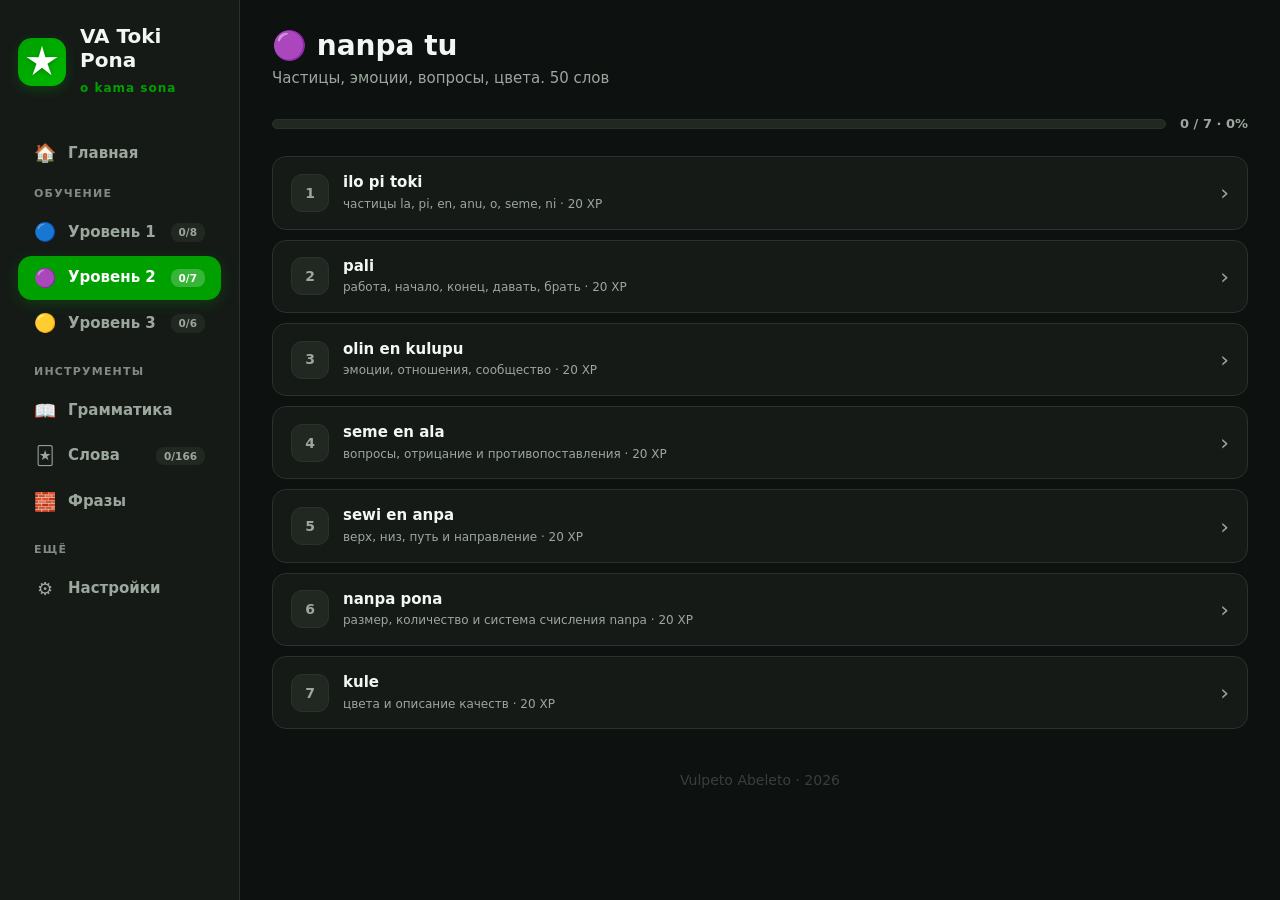
<file: courses/tp2.html>
<!DOCTYPE html>
<html lang="ru">
<head>
<!--
  ═══════════════════════════════════════════════════════════════
  VA TOKI PONA — КУРС NANPA TU
  Экосистема Vulpeto Abeleto · 2026
  ═══════════════════════════════════════════════════════════════
  7 уроков: частицы la, pi, en, anu, o, seme. 50 слов.
  ═══════════════════════════════════════════════════════════════
-->
<meta charset="UTF-8" />
<meta name="viewport" content="width=device-width, initial-scale=1.0" />
<meta name="description" content="Курс nanpa tu toki pona — 7 уроков: частицы, эмоции, вопросы, цвета. 50 слов." />
<title>nanpa tu — VA Toki Pona</title>
<link rel="icon" href="../images/VAlogo.png" type="image/png" />

<link rel="stylesheet" href="../css/main.css" />
<link rel="stylesheet" href="../css/sidebar.css" />
<link rel="stylesheet" href="../css/lesson.css" />

<script>
(function () {
    try {
        var THEMES = {
            dark:   { '--bg':'#0D110F','--card':'#151A17','--card2':'#1C231E','--input':'#202821','--border':'#29332C','--text':'#F3F6F3','--muted':'#9CA79E','--green':'#00A000','--green-hover':'#00B800','--danger':'#D9534F' },
            light:  { '--bg':'#F2F6F2','--card':'#FFFFFF','--card2':'#F7FAF7','--input':'#EEF3EE','--border':'#D9E2D9','--text':'#172019','--muted':'#68736B','--green':'#00A000','--green-hover':'#00B800','--danger':'#D9534F' },
            winter: { '--bg':'#0B1520','--card':'#132234','--card2':'#182B40','--input':'#1D344C','--border':'#274562','--text':'#EAF4FB','--muted':'#8FA8C0','--green':'#4DA6FF','--green-hover':'#6BB8FF','--danger':'#E85D75' },
            forest: { '--bg':'#0A130E','--card':'#122018','--card2':'#17291F','--input':'#1C3126','--border':'#253D2F','--text':'#E8F2E8','--muted':'#8FAF93','--green':'#2E8B57','--green-hover':'#3DA66A','--danger':'#C9645B' },
            autumn: { '--bg':'#1A1210','--card':'#241A15','--card2':'#2E211B','--input':'#342720','--border':'#42332A','--text':'#F5EDE5','--muted':'#B8A398','--green':'#D2691E','--green-hover':'#E67E22','--danger':'#C0392B' },
            cat:    { '--bg':'#14101C','--card':'#1C1826','--card2':'#231E30','--input':'#2A2338','--border':'#3A2F4A','--text':'#F0EAF5','--muted':'#9C93B0','--green':'#F5A623','--green-hover':'#FFB84D','--danger':'#E85D75' }
        };
        var root = document.documentElement;
        var themeKey = localStorage.getItem('va_tp_theme') || 'dark';
        var theme = THEMES[themeKey] || THEMES.dark;
        root.setAttribute('data-theme-key', themeKey);
        for (var k in theme) {
            if (Object.prototype.hasOwnProperty.call(theme, k)) {
                root.style.setProperty(k, theme[k]);
            }
        }
        var pos = localStorage.getItem('va_tp_sidebar_pos');
        if (!pos) pos = window.innerWidth <= 700 ? 'top' : 'left';
        if (pos !== 'left' && pos !== 'top') pos = 'left';
        root.setAttribute('data-sidebar-pos', pos);

        setTimeout(function () {
            if (!document.documentElement.hasAttribute('data-nav-ready')) {
                document.documentElement.setAttribute('data-nav-ready', '1');
            }
        }, 1200);
    } catch (e) {}
})();
</script>
</head>
<body>

<aside class="sidebar">
    <a class="logo" href="../index.html" title="VA Toki Pona — на главную">
        <div class="logo-icon">
    <svg viewBox="0 0 100 100" xmlns="http://www.w3.org/2000/svg" aria-hidden="true">
        <path d="M50 2 L60 36.25 L95.65 35.17 L66.17 55.25 L78.21 88.83 L50 67 L21.79 88.83 L33.83 55.25 L4.35 35.17 L40 36.25 Z"/>
    </svg>
</div>
        <div class="logo-text">
            <h1>VA Toki Pona</h1>
            <span>o kama sona</span>
        </div>
    </a>

    <nav id="nav">
        <a class="nav-btn" href="../index.html" title="Главная">
            <span class="nav-icon">🏠</span>
            <span class="nav-label">Главная</span>
        </a>

        <div class="nav-section-label">Обучение</div>
        <a class="nav-btn" href="tp1.html" title="nanpa wan">
            <span class="nav-icon">🔵</span>
            <span class="nav-label">Уровень 1</span>
            <span class="nav-badge" id="navBadgeTP1">0/8</span>
        </a>
        <a class="nav-btn active" href="tp2.html" title="nanpa tu">
            <span class="nav-icon">🟣</span>
            <span class="nav-label">Уровень 2</span>
            <span class="nav-badge" id="navBadgeTP2">0/7</span>
        </a>
        <a class="nav-btn" href="tp3.html" title="nanpa mute">
            <span class="nav-icon">🟡</span>
            <span class="nav-label">Уровень 3</span>
            <span class="nav-badge" id="navBadgeTP3">0/6</span>
        </a>

        <div class="nav-section-label">Инструменты</div>
        <a class="nav-btn" href="../grammar.html" title="Грамматика">
            <span class="nav-icon">📖</span>
            <span class="nav-label">Грамматика</span>
        </a>
        <a class="nav-btn" href="../flashcards.html" title="Слова">
            <span class="nav-icon">🃏</span>
            <span class="nav-label">Слова</span>
            <span class="nav-badge" id="navBadgeWords">0/137</span>
        </a>
        <a class="nav-btn" href="../phrases.html" title="Конструктор фраз">
            <span class="nav-icon">🧱</span>
            <span class="nav-label">Фразы</span>
        </a>

        <div class="nav-section-label">Ещё</div>
        <a class="nav-btn" href="../index.html#settings" title="Настройки">
            <span class="nav-icon">⚙️</span>
            <span class="nav-label">Настройки</span>
        </a>
    </nav>
</aside>

<main class="content" id="content">
    <div id="courseRoot"></div>
</main>

<div class="modal-overlay" id="modalOverlay">
    <div class="modal">
        <div class="modal-title" id="modalTitle"></div>
        <div class="modal-body" id="modalBody"></div>
        <div class="modal-footer" id="modalFooter"></div>
    </div>
</div>
<div class="toast" id="toast"></div>

<script src="../data/courses-tp1.js"></script>
<script src="../data/courses-tp2.js"></script>
<script src="../data/courses-tp3.js"></script>
<script src="../data/words.js"></script>

<script src="../js/ui.js"></script>
<script src="../js/core.js"></script>
<script src="../js/theme.js"></script>
<script src="../js/lesson-engine.js"></script>

<script>
document.addEventListener('DOMContentLoaded', function () {
    VACore.init();
    VATheme.init();
    VALessonEngine.mount('tp2', window.LESSONS_TP2);
    VACore.updateNavBadges();
});
</script>

</body>
</html>
</file>
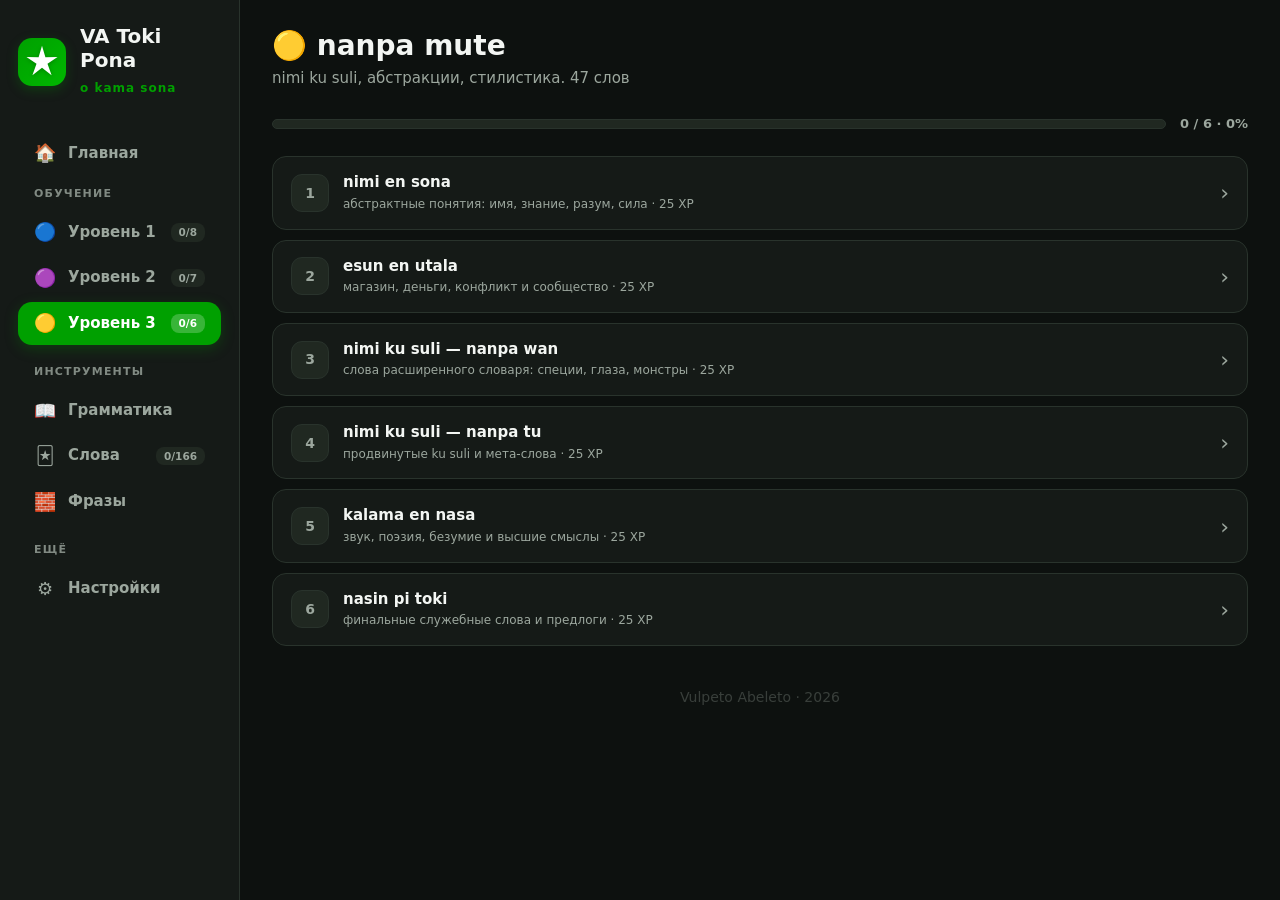
<file: courses/tp3.html>
<!DOCTYPE html>
<html lang="ru">
<head>
<!--
  ═══════════════════════════════════════════════════════════════
  VA TOKI PONA — КУРС NANPA MUTE
  Экосистема Vulpeto Abeleto · 2026
  ═══════════════════════════════════════════════════════════════
  6 уроков: nimi ku suli, абстракции, стилистика. 47 слов.
  ═══════════════════════════════════════════════════════════════
-->
<meta charset="UTF-8" />
<meta name="viewport" content="width=device-width, initial-scale=1.0" />
<meta name="description" content="Курс nanpa mute toki pona — 6 уроков: nimi ku suli, абстракции, поэзия. 47 продвинутых слов." />
<title>nanpa mute — VA Toki Pona</title>
<link rel="icon" href="../images/VAlogo.png" type="image/png" />

<link rel="stylesheet" href="../css/main.css" />
<link rel="stylesheet" href="../css/sidebar.css" />
<link rel="stylesheet" href="../css/lesson.css" />

<script>
(function () {
    try {
        var THEMES = {
            dark:   { '--bg':'#0D110F','--card':'#151A17','--card2':'#1C231E','--input':'#202821','--border':'#29332C','--text':'#F3F6F3','--muted':'#9CA79E','--green':'#00A000','--green-hover':'#00B800','--danger':'#D9534F' },
            light:  { '--bg':'#F2F6F2','--card':'#FFFFFF','--card2':'#F7FAF7','--input':'#EEF3EE','--border':'#D9E2D9','--text':'#172019','--muted':'#68736B','--green':'#00A000','--green-hover':'#00B800','--danger':'#D9534F' },
            winter: { '--bg':'#0B1520','--card':'#132234','--card2':'#182B40','--input':'#1D344C','--border':'#274562','--text':'#EAF4FB','--muted':'#8FA8C0','--green':'#4DA6FF','--green-hover':'#6BB8FF','--danger':'#E85D75' },
            forest: { '--bg':'#0A130E','--card':'#122018','--card2':'#17291F','--input':'#1C3126','--border':'#253D2F','--text':'#E8F2E8','--muted':'#8FAF93','--green':'#2E8B57','--green-hover':'#3DA66A','--danger':'#C9645B' },
            autumn: { '--bg':'#1A1210','--card':'#241A15','--card2':'#2E211B','--input':'#342720','--border':'#42332A','--text':'#F5EDE5','--muted':'#B8A398','--green':'#D2691E','--green-hover':'#E67E22','--danger':'#C0392B' },
            cat:    { '--bg':'#14101C','--card':'#1C1826','--card2':'#231E30','--input':'#2A2338','--border':'#3A2F4A','--text':'#F0EAF5','--muted':'#9C93B0','--green':'#F5A623','--green-hover':'#FFB84D','--danger':'#E85D75' }
        };
        var root = document.documentElement;
        var themeKey = localStorage.getItem('va_tp_theme') || 'dark';
        var theme = THEMES[themeKey] || THEMES.dark;
        root.setAttribute('data-theme-key', themeKey);
        for (var k in theme) {
            if (Object.prototype.hasOwnProperty.call(theme, k)) {
                root.style.setProperty(k, theme[k]);
            }
        }
        var pos = localStorage.getItem('va_tp_sidebar_pos');
        if (!pos) pos = window.innerWidth <= 700 ? 'top' : 'left';
        if (pos !== 'left' && pos !== 'top') pos = 'left';
        root.setAttribute('data-sidebar-pos', pos);

        setTimeout(function () {
            if (!document.documentElement.hasAttribute('data-nav-ready')) {
                document.documentElement.setAttribute('data-nav-ready', '1');
            }
        }, 1200);
    } catch (e) {}
})();
</script>
</head>
<body>

<aside class="sidebar">
    <a class="logo" href="../index.html" title="VA Toki Pona — на главную">
        <div class="logo-icon">
    <svg viewBox="0 0 100 100" xmlns="http://www.w3.org/2000/svg" aria-hidden="true">
        <path d="M50 2 L60 36.25 L95.65 35.17 L66.17 55.25 L78.21 88.83 L50 67 L21.79 88.83 L33.83 55.25 L4.35 35.17 L40 36.25 Z"/>
    </svg>
</div>
        <div class="logo-text">
            <h1>VA Toki Pona</h1>
            <span>o kama sona</span>
        </div>
    </a>

    <nav id="nav">
        <a class="nav-btn" href="../index.html" title="Главная">
            <span class="nav-icon">🏠</span>
            <span class="nav-label">Главная</span>
        </a>

        <div class="nav-section-label">Обучение</div>
        <a class="nav-btn" href="tp1.html" title="nanpa wan">
            <span class="nav-icon">🔵</span>
            <span class="nav-label">Уровень 1</span>
            <span class="nav-badge" id="navBadgeTP1">0/8</span>
        </a>
        <a class="nav-btn" href="tp2.html" title="nanpa tu">
            <span class="nav-icon">🟣</span>
            <span class="nav-label">Уровень 2</span>
            <span class="nav-badge" id="navBadgeTP2">0/7</span>
        </a>
        <a class="nav-btn active" href="tp3.html" title="nanpa mute">
            <span class="nav-icon">🟡</span>
            <span class="nav-label">Уровень 3</span>
            <span class="nav-badge" id="navBadgeTP3">0/6</span>
        </a>

        <div class="nav-section-label">Инструменты</div>
        <a class="nav-btn" href="../grammar.html" title="Грамматика">
            <span class="nav-icon">📖</span>
            <span class="nav-label">Грамматика</span>
        </a>
        <a class="nav-btn" href="../flashcards.html" title="Слова">
            <span class="nav-icon">🃏</span>
            <span class="nav-label">Слова</span>
            <span class="nav-badge" id="navBadgeWords">0/137</span>
        </a>
        <a class="nav-btn" href="../phrases.html" title="Конструктор фраз">
            <span class="nav-icon">🧱</span>
            <span class="nav-label">Фразы</span>
        </a>

        <div class="nav-section-label">Ещё</div>
        <a class="nav-btn" href="../index.html#settings" title="Настройки">
            <span class="nav-icon">⚙️</span>
            <span class="nav-label">Настройки</span>
        </a>
    </nav>
</aside>

<main class="content" id="content">
    <div id="courseRoot"></div>
</main>

<div class="modal-overlay" id="modalOverlay">
    <div class="modal">
        <div class="modal-title" id="modalTitle"></div>
        <div class="modal-body" id="modalBody"></div>
        <div class="modal-footer" id="modalFooter"></div>
    </div>
</div>
<div class="toast" id="toast"></div>

<script src="../data/courses-tp1.js"></script>
<script src="../data/courses-tp2.js"></script>
<script src="../data/courses-tp3.js"></script>
<script src="../data/words.js"></script>

<script src="../js/ui.js"></script>
<script src="../js/core.js"></script>
<script src="../js/theme.js"></script>
<script src="../js/lesson-engine.js"></script>

<script>
document.addEventListener('DOMContentLoaded', function () {
    VACore.init();
    VATheme.init();
    VALessonEngine.mount('tp3', window.LESSONS_TP3);
    VACore.updateNavBadges();
});
</script>

</body>
</html>
</file>
<file: css/main.css>
/* ============================================================
   VA TOKI PONA — MAIN CSS
   Переменные, темы, базовые компоненты
   Экосистема Vulpeto Abeleto · 2026
   ============================================================ */

/* ─── ПЕРЕМЕННЫЕ (тёмная тема по умолчанию) ─── */

@font-face {
    font-family: 'linja-pona';
    src: url('../fonts/linjapona-Regular.woff2') format('woff2');
    font-weight: normal;
    font-style: normal;
    font-display: swap;
    /* Шрифт применяется ТОЛЬКО к латинским буквам.
       Всё остальное (пробелы, кириллица, цифры, знаки) браузер
       берёт из следующих шрифтов в цепочке font-family —
       оттуда и берётся нормальной ширины пробел.
       Без этой строки linja-pona «съедает» пробелы (в нём
       ширина пробела = 0 ради слитного письма). */
    unicode-range: U+0041-005A, U+0061-007A;
}
:root {
    --bg: #0D110F;
    --card: #151A17;
    --card2: #1C231E;
    --input: #202821;
    --border: #29332C;
    --text: #F3F6F3;
    --muted: #9CA79E;
    --green: #00A000;
    --green-hover: #00B800;
    --danger: #D9534F;
    --gold: #E5B80B;
    --blue: #4A90E2;
    --orange: #FF7043;
    --purple: #9C27B0;
    --radius: 18px;
    --radius-sm: 12px;
    --transition: 0.3s ease;
}

/* ─── СБРОС ─── */
* {
    margin: 0;
    padding: 0;
    box-sizing: border-box;
    font-family: 'Segoe UI', system-ui, -apple-system, sans-serif;
}

html { scroll-behavior: smooth; }

body {
    background: var(--bg);
    color: var(--text);
    min-height: 100vh;
    display: flex;
    transition: background var(--transition), color var(--transition);
    line-height: 1.6;
    -webkit-font-smoothing: antialiased;
    -moz-osx-font-smoothing: grayscale;
}

a { color: inherit; text-decoration: none; }
button { font-family: inherit; }

/* ─── CONTENT ─── */
.content {
    flex: 1;
    padding: 28px 32px 32px;
    overflow-y: auto;
    height: 100vh;
    transition: background var(--transition), color var(--transition);
    scrollbar-width: thin;
    scrollbar-color: var(--border) transparent;
    min-width: 0;
}
.content::-webkit-scrollbar { width: 8px; }
.content::-webkit-scrollbar-track { background: transparent; }
.content::-webkit-scrollbar-thumb {
    background: var(--border);
    border-radius: 4px;
}
.content::-webkit-scrollbar-thumb:hover { background: var(--muted); }

/* ─── PAGE ─── */
.page { display: none; animation: fadeSlide 0.4s ease; }
.page.active { display: block; }

@keyframes fadeSlide {
    from { opacity: 0; transform: translateY(16px); }
    to   { opacity: 1; transform: translateY(0); }
}

.fade-slide-in {
    animation: fadeSlide 0.4s ease;
}

.page-header { margin-bottom: 24px; }
.page-header h2 { font-size: 28px; font-weight: 700; line-height: 1.25; }
.page-header p {
    color: var(--muted);
    font-size: 15px;
    margin-top: 4px;
    line-height: 1.5;
}

.section-title {
    font-size: 16px;
    font-weight: 700;
    margin: 26px 0 12px;
    display: flex;
    align-items: center;
    gap: 10px;
}
.section-title::before {
    content: '';
    width: 4px;
    height: 18px;
    background: var(--green);
    border-radius: 2px;
    flex-shrink: 0;
}

.page-footer {
    text-align: center;
    font-size: 14px;
    color: var(--muted);
    opacity: 0.3;
    margin-top: 40px;
    user-select: none;
    padding-bottom: 16px;
}

/* ─── КНОПКИ ─── */
.btn {
    background: var(--green);
    color: #fff;
    border: none;
    padding: 11px 22px;
    border-radius: 13px;
    font-weight: 700;
    font-size: 14px;
    cursor: pointer;
    transition: all var(--transition);
    display: inline-flex;
    align-items: center;
    justify-content: center;
    gap: 8px;
    white-space: nowrap;
    font-family: inherit;
    line-height: 1.2;
    text-align: center;
}
.btn:hover:not(:disabled) {
    background: var(--green-hover);
    transform: scale(1.02);
}
.btn:disabled {
    opacity: 0.5;
    cursor: not-allowed;
    transform: none;
}

.btn-secondary {
    background: var(--card2);
    color: var(--text);
}
.btn-secondary:hover:not(:disabled) { background: var(--border); }

.btn-danger { background: var(--danger); }
.btn-danger:hover:not(:disabled) { filter: brightness(1.1); }

.btn-ghost {
    background: transparent;
    border: 1.5px solid var(--border);
    color: var(--text);
}
.btn-ghost:hover:not(:disabled) {
    border-color: var(--green);
    background: var(--card2);
}

.btn-icon {
    background: var(--card2);
    border: none;
    color: var(--text);
    width: 34px;
    height: 34px;
    border-radius: 10px;
    cursor: pointer;
    font-size: 15px;
    display: inline-flex;
    align-items: center;
    justify-content: center;
    transition: all var(--transition);
    flex-shrink: 0;
    font-family: inherit;
}
.btn-icon:hover { background: var(--border); }

.actions-bar {
    display: flex;
    gap: 10px;
    flex-wrap: wrap;
    margin-bottom: 20px;
}

/* ─── КАРТОЧКИ ─── */
.card {
    background: var(--card);
    border: 1px solid var(--border);
    border-radius: var(--radius);
    padding: 20px 24px;
    margin-bottom: 20px;
    transition: background var(--transition), border var(--transition);
}
.card-title {
    font-size: 18px;
    font-weight: 700;
    margin-bottom: 8px;
    line-height: 1.3;
}
.card-sub {
    color: var(--muted);
    font-size: 13px;
    margin-bottom: 16px;
    line-height: 1.5;
}

/* ─── ПОЛЯ ФОРМ ─── */
.field-group {
    display: flex;
    flex-direction: column;
    gap: 6px;
    margin-bottom: 14px;
}
.field-group label {
    font-weight: 600;
    font-size: 13px;
    color: var(--muted);
}
.field-group input[type="text"],
.field-group input[type="email"],
.field-group textarea,
.field-group select {
    background: var(--input);
    border: 1px solid var(--border);
    border-radius: var(--radius-sm);
    padding: 10px 14px;
    color: var(--text);
    font-size: 14px;
    transition: border var(--transition), background var(--transition);
    outline: none;
    width: 100%;
    font-family: inherit;
}
.field-group input:focus,
.field-group textarea:focus,
.field-group select:focus {
    border-color: var(--green);
}
.field-group textarea {
    resize: vertical;
    min-height: 90px;
    line-height: 1.6;
}

/* ─── МОДАЛЬНОЕ ОКНО ─── */
.modal-overlay {
    position: fixed;
    inset: 0;
    background: rgba(0, 0, 0, 0.6);
    backdrop-filter: blur(4px);
    -webkit-backdrop-filter: blur(4px);
    display: none;
    align-items: center;
    justify-content: center;
    z-index: 1000;
    padding: 20px;
    animation: fadeIn 0.2s ease;
}
.modal-overlay.open { display: flex; }

@keyframes fadeIn { from { opacity: 0; } to { opacity: 1; } }

.modal {
    background: var(--card);
    border: 1px solid var(--border);
    border-radius: var(--radius);
    padding: 24px;
    max-width: 460px;
    width: 100%;
    max-height: 90vh;
    overflow-y: auto;
    animation: modalIn 0.25s ease;
    scrollbar-width: none;
}
.modal::-webkit-scrollbar { display: none; }

@keyframes modalIn {
    from { opacity: 0; transform: scale(0.95) translateY(10px); }
    to   { opacity: 1; transform: scale(1) translateY(0); }
}

.modal-title { font-size: 20px; font-weight: 700; margin-bottom: 16px; line-height: 1.3; }
.modal-body { margin-bottom: 20px; line-height: 1.6; }
.modal-footer {
    display: flex;
    justify-content: flex-end;
    gap: 10px;
    flex-wrap: wrap;
}

/* ─── ТОСТ ─── */
.toast {
    position: fixed;
    bottom: 24px;
    left: 50%;
    transform: translateX(-50%) translateY(80px);
    background: var(--card);
    border: 1px solid var(--border);
    color: var(--text);
    padding: 12px 22px;
    border-radius: 14px;
    font-weight: 600;
    font-size: 14px;
    box-shadow: 0 12px 32px rgba(0, 0, 0, 0.35);
    opacity: 0;
    transition: all 0.35s cubic-bezier(0.34, 1.56, 0.64, 1);
    z-index: 2000;
    pointer-events: none;
    max-width: 90vw;
    text-align: center;
}
.toast.show {
    transform: translateX(-50%) translateY(0);
    opacity: 1;
}
.toast.success { border-color: var(--green); }
.toast.success::before {
    content: '✓  ';
    color: var(--green);
    font-weight: 900;
}
.toast.error { border-color: var(--danger); }
.toast.error::before {
    content: '⚠  ';
    color: var(--danger);
    font-weight: 900;
}

/* ─── СТАТИСТИКА (для настроек) ─── */
.stats-grid {
    display: grid;
    grid-template-columns: repeat(auto-fit, minmax(110px, 1fr));
    gap: 10px;
}
.stat-box {
    background: var(--input);
    border-radius: var(--radius-sm);
    padding: 12px 8px;
    text-align: center;
    border: 1px solid var(--border);
}
.stat-box .stat-num {
    font-size: 22px;
    font-weight: 900;
    color: var(--green);
    line-height: 1.1;
}
.stat-box .stat-lbl {
    font-size: 10.5px;
    color: var(--muted);
    margin-top: 4px;
    line-height: 1.2;
    font-weight: 600;
}

/* ─── ВЫБОР ТЕМЫ ─── */
.theme-picker {
    display: grid;
    grid-template-columns: repeat(auto-fill, minmax(120px, 1fr));
    gap: 12px;
}
.theme-option {
    background: var(--input);
    border: 2px solid var(--border);
    border-radius: 14px;
    padding: 12px 10px;
    cursor: pointer;
    transition: all var(--transition);
    text-align: center;
    user-select: none;
}
.theme-option:hover {
    border-color: var(--muted);
    transform: translateY(-2px);
}
.theme-option.active {
    border-color: var(--green);
    box-shadow: 0 0 0 3px rgba(0, 160, 0, 0.18);
}
.theme-option .theme-emoji {
    font-size: 26px;
    margin-bottom: 6px;
    line-height: 1;
}
.theme-option .theme-name {
    font-size: 13px;
    font-weight: 700;
    margin-bottom: 8px;
}
.theme-option .theme-preview {
    display: flex;
    gap: 3px;
    height: 24px;
    border-radius: 7px;
    overflow: hidden;
    padding: 3px;
    border: 1px solid var(--border);
}
.theme-option .theme-preview span {
    flex: 1;
    border-radius: 4px;
}

/* ─── SIDEBAR POSITION PICKER ─── */
.sidebar-pos-picker {
    display: grid;
    grid-template-columns: repeat(2, 1fr);
    gap: 12px;
    max-width: 340px;
}
.sidebar-pos-option {
    background: var(--input);
    border: 2px solid var(--border);
    border-radius: 14px;
    padding: 16px 12px;
    cursor: pointer;
    transition: all var(--transition);
    text-align: center;
    user-select: none;
}
.sidebar-pos-option:hover {
    border-color: var(--muted);
    transform: translateY(-2px);
}
.sidebar-pos-option.active {
    border-color: var(--green);
    box-shadow: 0 0 0 3px rgba(0, 160, 0, 0.18);
}
.sidebar-pos-option .pos-icon {
    font-size: 26px;
    margin-bottom: 6px;
    color: var(--green);
    font-weight: 900;
    line-height: 1;
}
.sidebar-pos-option .pos-name {
    font-size: 13px;
    font-weight: 700;
}

/* ─── ПРОГРЕСС-ЛИНИЯ УРОВНЯ ─── */
.level-progress-line {
    display: flex;
    align-items: center;
    gap: 14px;
    margin-bottom: 22px;
}
.level-progress-bar {
    flex: 1;
    height: 10px;
    background: var(--input);
    border-radius: 5px;
    overflow: hidden;
    border: 1px solid var(--border);
}
.level-progress-fill {
    height: 100%;
    background: linear-gradient(90deg, var(--green) 0%, var(--green-hover) 100%);
    border-radius: 5px;
    transition: width 0.6s cubic-bezier(0.34, 1.56, 0.64, 1);
}
.level-progress-text {
    font-size: 13px;
    font-weight: 700;
    color: var(--muted);
    flex-shrink: 0;
}

/* ─── RESPONSIVE ─── */
@media (max-width: 700px) {
    .content { padding: 16px; }
    .page-header h2 { font-size: 22px; }
    .page-header p { font-size: 14px; }
    .card { padding: 16px 18px; }
    .theme-picker { grid-template-columns: repeat(2, 1fr); }
    .sidebar-pos-picker { max-width: 100%; }
    .stats-grid { grid-template-columns: repeat(2, 1fr); }
}

/* ─── SIDEBAR POSITION = TOP ─── */
html[data-sidebar-pos="top"] body {
    flex-direction: column;
    height: 100vh;
    overflow: hidden;
}
html[data-sidebar-pos="top"] .content {
    flex: 1;
    height: auto;
    max-height: none;
    min-height: 0;
    overflow-y: auto;
    padding: 24px 32px 32px;
}
@media (max-width: 700px) {
    html[data-sidebar-pos="top"] .content { padding: 16px; }
}
</file>
<file: css/sidebar.css>
/* ============================================================
   VA TOKI PONA — SIDEBAR
   Навигационная панель + выпадающее меню для верхнего режима
   Экосистема Vulpeto Abeleto · 2026
   ============================================================ */

/* ═══════════════════════════════════════════════════════════
   ANTI-FOUC — прячем #nav в верхнем режиме,
   пока JS не перестроит её в dropdown.
   ═══════════════════════════════════════════════════════════ */
html[data-sidebar-pos="top"]:not([data-nav-ready="1"]) #nav {
    visibility: hidden;
}

.sidebar {
    width: 240px;
    background: var(--card);
    padding: 24px 18px;
    display: flex;
    flex-direction: column;
    border-right: 1px solid var(--border);
    transition: background var(--transition), border var(--transition);
    flex-shrink: 0;
    height: 100vh;
    position: sticky;
    top: 0;
    overflow-y: auto;
    scrollbar-width: none;
}
.sidebar::-webkit-scrollbar { display: none; }

/* ─── ЛОГОТИП ─── */
.logo {
    display: flex;
    align-items: center;
    gap: 14px;
    margin-bottom: 32px;
    color: inherit;
    transition: opacity var(--transition);
}
.logo:hover { opacity: 0.85; }

.logo-icon {
    width: 48px;
    height: 48px;
    background: linear-gradient(135deg, var(--green) 0%, var(--green-hover) 100%);
    border-radius: 14px;
    display: flex;
    align-items: center;
    justify-content: center;
    flex-shrink: 0;
    box-shadow: 0 4px 12px rgba(0, 160, 0, 0.25);
}
.logo-icon svg {
    width: 34px;
    height: 34px;
    fill: #fff;
    filter: drop-shadow(0 1px 2px rgba(0, 0, 0, 0.25));
}
.logo-text h1 {
    font-size: 20px;
    font-weight: 700;
    line-height: 1.2;
    margin-bottom: 2px;
}
.logo-text span {
    font-size: 12px;
    color: var(--green);
    letter-spacing: 1px;
    font-weight: 700;
}

/* ─── НАВИГАЦИЯ ─── */
#nav {
    display: flex;
    flex-direction: column;
    gap: 2px;
}

.nav-btn {
    display: flex;
    align-items: center;
    gap: 12px;
    padding: 12px 16px;
    border-radius: 14px;
    border: none;
    background: transparent;
    color: var(--muted);
    font-size: 15px;
    font-weight: 600;
    cursor: pointer;
    transition: all var(--transition);
    width: 100%;
    margin-bottom: 0;
    text-align: left;
    font-family: inherit;
    line-height: 1.3;
    position: relative;
    text-decoration: none;
}
.nav-btn:hover {
    background: var(--card2);
    color: var(--text);
}
.nav-btn.active {
    background: var(--green);
    color: #fff;
    box-shadow: 0 4px 14px rgba(0, 160, 0, 0.25);
}
.nav-btn.active:hover { background: var(--green-hover); }

.nav-btn .nav-icon {
    font-size: 18px;
    width: 22px;
    display: inline-flex;
    align-items: center;
    justify-content: center;
    flex-shrink: 0;
    line-height: 1;
}
.nav-btn .nav-label {
    flex: 1;
    min-width: 0;
    overflow: hidden;
    text-overflow: ellipsis;
    white-space: nowrap;
}
.nav-btn .nav-badge {
    margin-left: auto;
    background: var(--input);
    color: var(--muted);
    font-size: 10.5px;
    font-weight: 800;
    padding: 3px 8px;
    border-radius: 8px;
    flex-shrink: 0;
    line-height: 1.2;
}
.nav-btn.active .nav-badge {
    background: rgba(255, 255, 255, 0.22);
    color: #fff;
}

.nav-section-label {
    font-size: 11px;
    color: var(--muted);
    font-weight: 700;
    letter-spacing: 1.2px;
    text-transform: uppercase;
    padding: 16px 16px 6px;
    opacity: 0.8;
}
.nav-section-label:first-of-type { padding-top: 8px; }

/* ─── КОНТЕЙНЕР ДЛЯ ВЫПАДАЮЩЕГО МЕНЮ ─── */
.nav-more {
    display: flex;
    flex-direction: column;
    gap: 2px;
}
.nav-dropdown-toggle {
    display: none;
}

/* ─── МОБИЛЬНАЯ ВЕРСИЯ (sidebar слева, сжатый) ─── */
@media (max-width: 700px) {
    .sidebar {
        width: 68px;
        padding: 16px 8px;
        align-items: center;
    }
    .logo {
        justify-content: center;
        margin-bottom: 20px;
        gap: 0;
    }
    .logo-icon {
        width: 42px;
        height: 42px;
        border-radius: 12px;
        font-size: 16px;
    }
    .logo-text { display: none; }

    .nav-btn {
        width: 44px;
        height: 44px;
        padding: 0;
        border-radius: 12px;
        justify-content: center;
        gap: 0;
        margin-bottom: 6px;
        aspect-ratio: 1 / 1;
    }
    .nav-btn .nav-icon { font-size: 20px; width: auto; }
    .nav-btn .nav-label,
    .nav-btn .nav-badge { display: none; }

    .nav-section-label { display: none; }
}

/* ═══════════════════════════════════════════════════════════
   SIDEBAR СВЕРХУ
   ═══════════════════════════════════════════════════════════ */
html[data-sidebar-pos="top"] .sidebar {
    width: 100%;
    height: auto;
    min-height: 0;
    position: relative;
    flex-direction: row;
    align-items: center;
    gap: 16px;
    padding: 12px 18px;
    border-right: none;
    border-bottom: 1px solid var(--border);
    z-index: 50;
    overflow: visible;
}

html[data-sidebar-pos="top"] .logo {
    margin-bottom: 0;
    flex-shrink: 0;
    gap: 10px;
}

html[data-sidebar-pos="top"] #nav {
    display: flex;
    flex-direction: row;
    gap: 6px;
    flex: 1;
    min-width: 0;
    align-items: center;
}

html[data-sidebar-pos="top"] .nav-btn {
    margin-bottom: 0;
    width: auto;
    flex-shrink: 0;
    padding: 10px 16px;
    border-radius: 12px;
    aspect-ratio: auto;
    height: auto;
}
html[data-sidebar-pos="top"] .nav-section-label { display: none; }

/* ─── КНОПКА-БУРГЕР — СПРАВА ─── */
html[data-sidebar-pos="top"] .nav-dropdown-toggle {
    display: inline-flex;
    align-items: center;
    gap: 8px;
    padding: 10px 16px;
    border-radius: 12px;
    background: var(--input);
    border: 1px solid var(--border);
    color: var(--muted);
    font-size: 14px;
    font-weight: 700;
    cursor: pointer;
    font-family: inherit;
    transition: all var(--transition);
    flex-shrink: 0;
    line-height: 1.3;
    margin-left: auto;
    width: auto;
}
html[data-sidebar-pos="top"] .nav-dropdown-toggle:hover {
    background: var(--card2);
    border-color: var(--green);
    color: var(--green);
}
html[data-sidebar-pos="top"] .nav-dropdown-toggle.open {
    background: var(--green);
    border-color: var(--green);
    color: #fff;
}
html[data-sidebar-pos="top"] .nav-dropdown-toggle .nav-label {
    display: inline;
}
html[data-sidebar-pos="top"] .nav-dropdown-toggle .nav-icon {
    font-size: 16px;
    width: auto;
}

/* ─── ВЫПАДАЮЩЕЕ МЕНЮ ─── */
html[data-sidebar-pos="top"] .nav-more {
    display: none;
    position: absolute;
    top: calc(100% + 6px);
    right: 18px;
    flex-direction: column;
    gap: 2px;
    background: var(--card);
    border: 1px solid var(--border);
    border-radius: 14px;
    padding: 8px;
    min-width: 240px;
    max-height: calc(100vh - 100px);
    overflow-y: auto;
    box-shadow: 0 16px 40px rgba(0, 0, 0, 0.5);
    z-index: 200;
    animation: navDropdownIn 0.2s ease;
    scrollbar-width: thin;
    scrollbar-color: var(--border) transparent;
}
html[data-sidebar-pos="top"] .nav-more.open {
    display: flex;
}
html[data-sidebar-pos="top"] .nav-more::-webkit-scrollbar { width: 6px; }
html[data-sidebar-pos="top"] .nav-more::-webkit-scrollbar-thumb {
    background: var(--border);
    border-radius: 3px;
}

@keyframes navDropdownIn {
    from { opacity: 0; transform: translateY(-8px); }
    to   { opacity: 1; transform: translateY(0); }
}

html[data-sidebar-pos="top"] .nav-more .nav-section-label {
    display: block;
    padding: 12px 14px 4px;
    font-size: 10.5px;
}
html[data-sidebar-pos="top"] .nav-more .nav-section-label:first-of-type { padding-top: 4px; }

html[data-sidebar-pos="top"] .nav-more .nav-btn {
    width: 100%;
    padding: 10px 14px;
    border-radius: 10px;
    background: transparent;
    border: none;
    color: var(--muted);
    text-align: left;
    justify-content: flex-start;
    margin-bottom: 0;
    margin-left: 0;
    aspect-ratio: auto;
    height: auto;
    box-shadow: none;
}
html[data-sidebar-pos="top"] .nav-more .nav-btn:hover {
    background: var(--card2);
    color: var(--text);
}
html[data-sidebar-pos="top"] .nav-more .nav-btn.active {
    background: var(--green);
    color: #fff;
}
html[data-sidebar-pos="top"] .nav-more .nav-btn .nav-label { display: inline; }
html[data-sidebar-pos="top"] .nav-more .nav-btn .nav-icon {
    font-size: 16px;
    width: 22px;
    margin-right: 4px;
}
html[data-sidebar-pos="top"] .nav-more .nav-btn .nav-badge {
    display: inline-flex;
    margin-left: auto;
}

/* ─── МОБИЛЬНАЯ ВЕРСИЯ (top) ─── */
@media (max-width: 700px) {
    html[data-sidebar-pos="top"] .sidebar {
        padding: 10px 12px;
        gap: 10px;
    }
    html[data-sidebar-pos="top"] .logo { gap: 0; }
    html[data-sidebar-pos="top"] .logo-icon {
        width: 38px;
        height: 38px;
        border-radius: 10px;
        font-size: 14px;
    }
    html[data-sidebar-pos="top"] .nav-btn {
        width: 40px;
        height: 40px;
        padding: 0;
        justify-content: center;
        gap: 0;
        margin-bottom: 0;
    }
    html[data-sidebar-pos="top"] .nav-btn .nav-icon {
        font-size: 18px;
        width: auto;
    }
    html[data-sidebar-pos="top"] .nav-btn .nav-label,
    html[data-sidebar-pos="top"] .nav-btn .nav-badge { display: none; }

    html[data-sidebar-pos="top"] .nav-dropdown-toggle {
        width: 40px;
        height: 40px;
        padding: 0;
        justify-content: center;
        gap: 0;
    }
    html[data-sidebar-pos="top"] .nav-dropdown-toggle .nav-label { display: none; }
    html[data-sidebar-pos="top"] .nav-dropdown-toggle .nav-icon {
        font-size: 20px;
        width: auto;
    }

    html[data-sidebar-pos="top"] .nav-more {
        left: 12px;
        right: 12px;
        min-width: 0;
    }
    html[data-sidebar-pos="top"] .nav-more .nav-btn {
        width: 100%;
        height: auto;
        padding: 10px 14px;
        justify-content: flex-start;
        border-radius: 10px;
    }
    html[data-sidebar-pos="top"] .nav-more .nav-btn .nav-icon {
        font-size: 16px;
        width: 22px;
    }
    html[data-sidebar-pos="top"] .nav-more .nav-btn .nav-label,
    html[data-sidebar-pos="top"] .nav-more .nav-btn .nav-badge {
        display: inline;
    }
    html[data-sidebar-pos="top"] .nav-more .nav-btn .nav-badge {
        display: inline-flex;
    }
}

/* ═══════════════════════════════════════════════════════════
   SITELEN PONA — тумблер в топ-баре
   Виден только когда sidebar сверху (десктоп или мобильный).
   В режиме «слева» — не отображается.
   ═══════════════════════════════════════════════════════════ */
.nav-sp-toggle {
    display: none !important;
}

html[data-sidebar-pos="top"] .nav-sp-toggle {
    display: inline-flex !important;
    align-items: center;
    gap: 8px;
    padding: 10px 14px;
    border-radius: 12px;
    background: var(--input);
    border: 1px solid var(--border);
    color: var(--muted);
    font-size: 14px;
    font-weight: 700;
    cursor: pointer;
    font-family: inherit;
    transition: all var(--transition);
    flex-shrink: 0;
    line-height: 1.3;
    margin-right: 4px;
}
html[data-sidebar-pos="top"] .nav-sp-toggle:hover {
    background: var(--card2);
    border-color: var(--green);
    color: var(--green);
}
html[data-sidebar-pos="top"] .nav-sp-toggle.active {
    background: var(--green);
    border-color: var(--green);
    color: #fff;
    box-shadow: 0 4px 12px rgba(0, 160, 0, 0.25);
}
html[data-sidebar-pos="top"] .nav-sp-toggle.active:hover {
    background: var(--green-hover);
    color: #fff;
}

.nav-sp-toggle .nav-sp-switch {
    position: relative;
    width: 28px;
    height: 16px;
    background: var(--border);
    border-radius: 8px;
    flex-shrink: 0;
    transition: background var(--transition);
}
.nav-sp-toggle .nav-sp-switch::after {
    content: '';
    position: absolute;
    top: 2px;
    left: 2px;
    width: 12px;
    height: 12px;
    background: #fff;
    border-radius: 50%;
    transition: transform var(--transition);
    box-shadow: 0 1px 3px rgba(0, 0, 0, 0.25);
}
.nav-sp-toggle.active .nav-sp-switch {
    background: rgba(255, 255, 255, 0.35);
}
.nav-sp-toggle.active .nav-sp-switch::after {
    transform: translateX(12px);
}

.nav-sp-toggle .nav-sp-icon {
    font-family: 'linja-pona', 'Segoe UI Symbol', sans-serif;
    font-feature-settings: "liga" 1, "clig" 1, "calt" 1, "rlig" 1;
    font-size: 16px;
    line-height: 1;
    color: var(--green);
    transition: color var(--transition);
}
.nav-sp-toggle.active .nav-sp-icon {
    color: #fff;
}

.nav-sp-toggle .nav-sp-label {
    white-space: nowrap;
}

/* Мобильная версия — компактный квадрат, только глиф */
@media (max-width: 700px) {
    html[data-sidebar-pos="top"] .nav-sp-toggle {
        width: 40px;
        height: 40px;
        padding: 0;
        justify-content: center;
        gap: 0;
        margin-right: 4px;
    }
    html[data-sidebar-pos="top"] .nav-sp-toggle .nav-sp-label,
    html[data-sidebar-pos="top"] .nav-sp-toggle .nav-sp-switch {
        display: none;
    }
    html[data-sidebar-pos="top"] .nav-sp-toggle .nav-sp-icon {
        font-size: 20px;
    }
}
</file>
<file: css/home.css>
/* ============================================================
   VA TOKI PONA — HOME
   Главная страница: hero, уровни, достижения, быстрый доступ
   Экосистема Vulpeto Abeleto · 2026
   ============================================================ */

/* ─── БЛОК «ПРОДОЛЖИТЬ» ─── */
.continue-card {
    background: linear-gradient(135deg, var(--green) 0%, var(--green-hover) 100%);
    border-radius: var(--radius);
    padding: 20px 24px;
    margin-bottom: 22px;
    display: flex;
    align-items: center;
    justify-content: space-between;
    gap: 16px;
    flex-wrap: wrap;
    color: #fff;
    cursor: pointer;
    transition: all var(--transition);
    text-decoration: none;
    box-shadow: 0 8px 24px rgba(0, 160, 0, 0.2);
}
.continue-card:hover {
    transform: translateY(-2px);
    box-shadow: 0 12px 32px rgba(0, 160, 0, 0.3);
}
.continue-card .cc-label {
    font-size: 12px;
    opacity: 0.9;
    font-weight: 700;
    letter-spacing: 1px;
    text-transform: uppercase;
    margin-bottom: 4px;
}
.continue-card .cc-title {
    font-size: 18px;
    font-weight: 800;
    line-height: 1.3;
}
.continue-card .cc-btn {
    background: rgba(255, 255, 255, 0.22);
    border: none;
    color: #fff;
    padding: 10px 20px;
    border-radius: 11px;
    font-weight: 700;
    font-size: 14px;
    cursor: pointer;
    font-family: inherit;
    transition: background var(--transition);
    white-space: nowrap;
    line-height: 1.3;
}
.continue-card:hover .cc-btn {
    background: rgba(255, 255, 255, 0.32);
}

/* ─── HERO-БЛОК ─── */
.hero {
    background: linear-gradient(135deg, var(--card) 0%, var(--card2) 100%);
    border: 1px solid var(--border);
    border-radius: var(--radius);
    padding: 28px 32px;
    margin-bottom: 22px;
    position: relative;
    overflow: hidden;
}
.hero::after {
    content: '🌍';
    position: absolute;
    right: -20px;
    top: -30px;
    font-size: 200px;
    opacity: 0.04;
    pointer-events: none;
    line-height: 1;
    user-select: none;
}
.hero-greeting {
    font-size: 26px;
    font-weight: 800;
    margin-bottom: 6px;
    line-height: 1.2;
    position: relative;
    z-index: 1;
}
.hero-sub {
    color: var(--muted);
    font-size: 15px;
    margin-bottom: 22px;
    line-height: 1.5;
    position: relative;
    z-index: 1;
}

.hero-stats {
    display: grid;
    grid-template-columns: repeat(auto-fit, minmax(120px, 1fr));
    gap: 12px;
    margin-bottom: 18px;
    position: relative;
    z-index: 1;
}
.hero-stat {
    background: var(--input);
    padding: 14px 16px;
    border-radius: 14px;
    border: 1px solid var(--border);
    transition: transform var(--transition);
}
.hero-stat:hover { transform: translateY(-2px); }
.hero-stat .hs-num {
    font-size: 24px;
    font-weight: 900;
    color: var(--green);
    line-height: 1.1;
}
.hero-stat .hs-lbl {
    font-size: 11.5px;
    color: var(--muted);
    margin-top: 4px;
    font-weight: 600;
    line-height: 1.3;
}
.hero-stat.gold .hs-num { color: var(--gold); }
.hero-stat.fire .hs-num { color: var(--orange); }

/* ─── ДНЕВНАЯ ЦЕЛЬ ─── */
.goal-row {
    display: flex;
    align-items: center;
    gap: 14px;
    margin-top: 14px;
    background: var(--input);
    padding: 14px 18px;
    border-radius: 14px;
    border: 1px solid var(--border);
    position: relative;
    z-index: 1;
}
.goal-bar {
    flex: 1;
    height: 10px;
    background: var(--border);
    border-radius: 5px;
    overflow: hidden;
}
.goal-bar-fill {
    height: 100%;
    background: linear-gradient(90deg, var(--green) 0%, var(--green-hover) 100%);
    border-radius: 5px;
    transition: width 0.6s cubic-bezier(0.34, 1.56, 0.64, 1);
}
.goal-text {
    font-size: 13px;
    font-weight: 700;
    color: var(--muted);
    flex-shrink: 0;
}

/* ─── СЕТКА УРОВНЕЙ ─── */
.levels-grid {
    display: grid;
    grid-template-columns: repeat(auto-fill, minmax(230px, 1fr));
    gap: 14px;
}

.level-card {
    background: var(--card);
    border: 1px solid var(--border);
    border-radius: var(--radius);
    padding: 18px;
    transition: all var(--transition);
    cursor: pointer;
    text-decoration: none;
    color: inherit;
    display: block;
}
.level-card:hover {
    border-color: var(--green);
    transform: translateY(-3px);
    box-shadow: 0 10px 28px rgba(0, 0, 0, 0.18);
}

.level-badge {
    display: inline-block;
    background: var(--green);
    color: #fff;
    font-size: 14px;
    font-weight: 900;
    padding: 4px 12px;
    border-radius: 8px;
    letter-spacing: 1px;
    margin-bottom: 10px;
    line-height: 1.3;
}
.level-badge.tp1 { background: var(--blue); }
.level-badge.tp2 { background: var(--purple); }
.level-badge.tp3 { background: var(--gold); color: #1a1a1a; }

.level-name {
    font-size: 16px;
    font-weight: 800;
    margin-bottom: 4px;
    line-height: 1.35;
}
.level-desc {
    font-size: 12.5px;
    color: var(--muted);
    margin-bottom: 14px;
    line-height: 1.5;
    min-height: 36px;
}
.level-progress {
    height: 6px;
    background: var(--input);
    border-radius: 3px;
    overflow: hidden;
    margin-bottom: 6px;
}
.level-progress-fill {
    height: 100%;
    background: var(--green);
    border-radius: 3px;
    transition: width 0.6s ease;
}
.level-meta {
    font-size: 11.5px;
    color: var(--muted);
    font-weight: 600;
}

/* ─── ДОСТИЖЕНИЯ ─── */
.ach-grid {
    display: grid;
    grid-template-columns: repeat(auto-fill, minmax(140px, 1fr));
    gap: 12px;
}

.ach {
    background: var(--card);
    border: 1px solid var(--border);
    border-radius: 14px;
    padding: 16px 12px;
    text-align: center;
    transition: all var(--transition);
    opacity: 0.4;
    filter: grayscale(1);
}
.ach.unlocked {
    opacity: 1;
    filter: none;
    border-color: var(--green);
    background: linear-gradient(135deg, var(--card) 0%, var(--card2) 100%);
    box-shadow: 0 4px 14px rgba(0, 160, 0, 0.12);
}
.ach.unlocked:hover {
    transform: translateY(-3px);
    box-shadow: 0 8px 20px rgba(0, 160, 0, 0.2);
}
.ach-icon {
    font-size: 30px;
    margin-bottom: 8px;
    line-height: 1;
}
.ach-name {
    font-size: 12.5px;
    font-weight: 800;
    margin-bottom: 3px;
    line-height: 1.3;
}
.ach-desc {
    font-size: 10.5px;
    color: var(--muted);
    line-height: 1.4;
}

/* ─── БЫСТРЫЙ ДОСТУП ─── */
.quick-links {
    display: grid;
    grid-template-columns: repeat(auto-fill, minmax(180px, 1fr));
    gap: 12px;
    margin-bottom: 20px;
}
.quick-link {
    background: var(--card);
    border: 1px solid var(--border);
    border-radius: 14px;
    padding: 16px 18px;
    display: flex;
    flex-direction: column;
    gap: 4px;
    transition: all var(--transition);
    text-decoration: none;
    color: inherit;
    cursor: pointer;
}
.quick-link:hover {
    border-color: var(--green);
    background: var(--card2);
    transform: translateY(-2px);
}
.quick-link .ql-icon {
    font-size: 24px;
    margin-bottom: 4px;
    line-height: 1;
}
.quick-link .ql-name {
    font-size: 14px;
    font-weight: 800;
    line-height: 1.3;
}
.quick-link .ql-desc {
    font-size: 12px;
    color: var(--muted);
    line-height: 1.4;
}

/* ─── RESPONSIVE ─── */
@media (max-width: 700px) {
    .hero {
        padding: 20px;
    }
    .hero-greeting { font-size: 20px; }
    .hero-sub { font-size: 14px; margin-bottom: 16px; }
    .hero-stats {
        grid-template-columns: repeat(2, 1fr);
        gap: 10px;
    }
    .hero-stat { padding: 12px 14px; }
    .hero-stat .hs-num { font-size: 20px; }

    .goal-row {
        flex-wrap: wrap;
        padding: 12px 14px;
        gap: 10px;
    }
    .goal-text { font-size: 12px; }

    .levels-grid {
        grid-template-columns: 1fr;
    }
    .ach-grid {
        grid-template-columns: repeat(2, 1fr);
    }

    .continue-card {
        padding: 16px 18px;
    }
    .continue-card .cc-title { font-size: 16px; }
    .continue-card .cc-btn {
        padding: 9px 16px;
        font-size: 13px;
    }

    .quick-links {
        grid-template-columns: 1fr 1fr;
        gap: 10px;
    }
    .quick-link { padding: 14px; }
    .quick-link .ql-name { font-size: 13px; }
}

@media (max-width: 400px) {
    .quick-links { grid-template-columns: 1fr; }
    .hero-stats { grid-template-columns: 1fr 1fr; }
}

/* ═══════════════════════════════════════════════════════════
   АНИМАЦИЯ ПОГОДЫ — снежинки / листики / лапки
   ═══════════════════════════════════════════════════════════ */
.weather-effect {
    position: fixed;
    inset: 0;
    pointer-events: none;
    overflow: hidden;
    z-index: 5;
    contain: layout style paint;
}

.weather-particle {
    position: absolute;
    top: -10vh;
    user-select: none;
    pointer-events: none;
    line-height: 1;
    will-change: transform, opacity;
    animation-name: weather-fall;
    animation-timing-function: linear;
    animation-iteration-count: infinite;
}

@keyframes weather-fall {
    0% {
        transform: translateY(-10vh) translateX(0) rotate(0deg);
        opacity: 0;
    }
    8% {
        opacity: var(--particle-opacity, 1);
    }
    92% {
        opacity: var(--particle-opacity, 1);
    }
    100% {
        transform: translateY(115vh) translateX(30px) rotate(360deg);
        opacity: 0;
    }
}

.weather-particle.snow {
    color: #fff;
    text-shadow: 0 0 4px rgba(255, 255, 255, 0.25);
    font-family: 'Segoe UI Symbol', 'Apple Symbols', sans-serif;
    opacity: 0.85;
}

.weather-particle.leaf {
    filter: drop-shadow(0 1px 2px rgba(0, 0, 0, 0.15));
    opacity: 0.9;
}

.weather-particle.cat {
    filter: drop-shadow(0 1px 2px rgba(0, 0, 0, 0.15));
}

@media (max-width: 700px) {
    .weather-effect { z-index: 5; }
    .weather-particle { top: -8vh; }
}

@media (prefers-reduced-motion: reduce) {
    .weather-effect { display: none; }
}
</file>
<file: css/flashcards.css>
/* ============================================================
   VA TOKI PONA · flashcards.css
   Флэш-карточки, режимы, спринт, словарь
   Экосистема Vulpeto Abeleto · 2026
   ============================================================ */

/* ─── ВЕРХНЯЯ СТАТИСТИКА ─── */
.flash-stats {
    display: grid;
    grid-template-columns: repeat(auto-fit, minmax(100px, 1fr));
    gap: 10px;
    margin-bottom: 16px;
}
.flash-stat {
    background: var(--card);
    border: 1px solid var(--border);
    padding: 12px;
    border-radius: 12px;
    text-align: center;
    transition: transform var(--transition);
}
.flash-stat:hover { transform: translateY(-2px); }
.flash-stat .fs-num { font-size: 20px; font-weight: 900; color: var(--green); line-height: 1.1; }
.flash-stat .fs-lbl { font-size: 10.5px; color: var(--muted); margin-top: 3px; font-weight: 700; letter-spacing: 0.3px; }
.flash-stat.blue .fs-num { color: var(--blue); }
.flash-stat.gold .fs-num { color: var(--gold); }
.flash-stat.red  .fs-num { color: var(--danger); }

/* ─── СЛОВО ДНЯ ─── */
.fc-wotd {
    background: linear-gradient(135deg, var(--card2) 0%, var(--card) 100%);
    border: 1px solid var(--border);
    border-left: 4px solid var(--green);
    border-radius: 14px;
    padding: 14px 18px;
    margin-bottom: 14px;
    display: grid;
    grid-template-columns: 1fr auto;
    grid-template-rows: auto auto;
    gap: 6px 12px;
    align-items: center;
    position: relative;
}
.fc-wotd:empty { display: none; }
.wotd-head {
    grid-column: 1 / -1;
    display: flex;
    justify-content: space-between;
    align-items: center;
}
.wotd-label { font-size: 11.5px; font-weight: 800; color: var(--muted); letter-spacing: 1.2px; text-transform: uppercase; }
.wotd-body { display: flex; align-items: baseline; gap: 12px; flex-wrap: wrap; }
.wotd-eo { font-size: 22px; font-weight: 900; color: var(--green); }
.wotd-ru { font-size: 16px; font-weight: 700; }
.wotd-pos { font-size: 12px; color: var(--muted); font-weight: 600; }
.wotd-audio { grid-column: 2; grid-row: 2; align-self: center; }

/* ─── ДНЕВНАЯ ЦЕЛЬ ─── */
.fc-daily-goal {
    background: var(--card);
    border: 1px solid var(--border);
    border-radius: 14px;
    padding: 12px 16px;
    margin-bottom: 16px;
}
.fcg-label {
    display: flex;
    justify-content: space-between;
    align-items: center;
    font-size: 12px;
    font-weight: 700;
    color: var(--muted);
    margin-bottom: 8px;
}
.fcg-bar { height: 8px; background: var(--input); border-radius: 4px; overflow: hidden; }
.fcg-fill {
    height: 100%;
    background: linear-gradient(90deg, var(--green) 0%, var(--green-hover) 100%);
    border-radius: 4px;
    transition: width 0.5s cubic-bezier(0.34, 1.56, 0.64, 1);
}

/* ─── ФИЛЬТРЫ ─── */
.fc-filters {
    display: grid;
    grid-template-columns: repeat(auto-fit, minmax(180px, 1fr));
    gap: 12px;
    margin-bottom: 16px;
    padding: 14px 16px;
    background: var(--card);
    border: 1px solid var(--border);
    border-radius: var(--radius);
}
.fc-filter { display: flex; flex-direction: column; gap: 6px; }
.fc-filter label { font-size: 11px; font-weight: 800; color: var(--muted); letter-spacing: 1.1px; text-transform: uppercase; }
.fc-filter select {
    background: var(--input); border: 1.5px solid var(--border); color: var(--text);
    padding: 10px 14px; border-radius: 11px; font-size: 14px; font-weight: 600;
    cursor: pointer; font-family: inherit; outline: none; width: 100%;
    transition: border var(--transition);
}
.fc-filter select:focus { border-color: var(--green); }
.fc-filter select:disabled { opacity: 0.5; cursor: not-allowed; }

/* ─── ПРОГРЕСС КОЛОДЫ ─── */
.fc-deck-progress {
    background: var(--card); border: 1px solid var(--border);
    border-radius: 14px; padding: 14px 18px; margin-bottom: 16px;
}
.fc-deck-progress .fdp-label {
    font-size: 12px; font-weight: 700; color: var(--muted);
    display: flex; justify-content: space-between; gap: 10px; flex-wrap: wrap;
    margin-bottom: 8px;
}
.fc-deck-progress .fdp-label span:first-child { color: var(--text); font-weight: 800; }
.fc-deck-bar { height: 10px; background: var(--input); border-radius: 5px; overflow: hidden; border: 1px solid var(--border); }
.fc-deck-bar-fill {
    height: 100%;
    background: linear-gradient(90deg, var(--green) 0%, var(--green-hover) 100%);
    border-radius: 5px;
    transition: width 0.5s cubic-bezier(0.34, 1.56, 0.64, 1);
}
.fc-forecast {
    display: flex; gap: 14px; flex-wrap: wrap;
    margin-top: 10px; padding-top: 10px;
    border-top: 1px dashed var(--border);
    font-size: 12px; color: var(--muted); font-weight: 700;
}
.fc-fc-item b { color: var(--green); font-weight: 900; }

/* ─── ТАБЫ РЕЖИМОВ ─── */
.fc-tabs {
    display: flex; gap: 6px; margin-bottom: 20px;
    padding: 6px; background: var(--card);
    border: 1px solid var(--border); border-radius: 14px;
}
.fc-tab {
    flex: 1; padding: 11px 12px; border-radius: 10px; background: transparent; border: none;
    color: var(--muted); font-weight: 700; font-size: 13.5px; cursor: pointer;
    font-family: inherit; transition: all var(--transition);
    display: flex; align-items: center; justify-content: center; gap: 6px;
    white-space: nowrap;
}
.fc-tab:hover { background: var(--card2); color: var(--text); }
.fc-tab.active { background: var(--green); color: #fff; box-shadow: 0 4px 12px rgba(0,160,0,0.2); }
.fc-tab .fc-tab-icon { font-size: 16px; line-height: 1; }

/* ─── SRS КАРТОЧКА ─── */
.flashcard-wrap {
    display: flex; justify-content: center;
    perspective: 1400px; margin: 20px 0;
}
.flashcard {
    width: 100%; max-width: 480px; height: 280px;
    position: relative; transform-style: preserve-3d;
    transition: transform 0.7s cubic-bezier(0.34, 1.56, 0.64, 1);
    cursor: pointer;
}
.flashcard.flipped { transform: rotateY(180deg); }

.flashcard-face {
    position: absolute; inset: 0; backface-visibility: hidden;
    border-radius: 20px; display: flex; flex-direction: column;
    align-items: center; justify-content: center;
    padding: 30px; border: 1.5px solid var(--border);
    background: var(--card); text-align: center;
    transition: border-color var(--transition), box-shadow var(--transition);
    box-shadow: 0 4px 12px rgba(0, 0, 0, 0.08);
}
.flashcard:hover .flashcard-face { border-color: var(--green); box-shadow: 0 8px 20px rgba(0, 0, 0, 0.12); }
.flashcard-face.back { transform: rotateY(180deg); background: var(--card2); }

.flashcard-pos {
    font-size: 11px; font-weight: 800; letter-spacing: 1.5px;
    text-transform: uppercase; color: var(--muted); margin-bottom: 10px;
    display: flex; align-items: center; justify-content: center; gap: 6px; flex-wrap: wrap;
}
.flashcard-word {
    font-size: 38px; font-weight: 900; color: var(--green);
    margin-bottom: 8px; line-height: 1.1; word-break: break-word;
}
.flashcard-word.ru { color: var(--text); font-size: 26px; }
.flashcard-hint { font-size: 13px; color: var(--muted); margin-top: 8px; }
.flashcard-tap {
    font-size: 12px; color: var(--muted); position: absolute;
    bottom: 16px; opacity: 0.6; animation: pulse 2s ease-in-out infinite;
}
@keyframes pulse { 0%,100% { opacity: 0.6; } 50% { opacity: 0.35; } }

/* Кнопка избранного на карточке */
.fc-fav {
    position: absolute;
    top: 12px;
    right: 12px;
    width: 36px;
    height: 36px;
    border-radius: 10px;
    font-size: 18px;
    background: var(--card2);
    transition: all var(--transition);
}
.fc-fav:hover { background: var(--border); transform: scale(1.08); }
.fc-fav.active { color: #E85D75; background: rgba(232, 93, 117, 0.12); }

/* ─── ИНСТРУМЕНТЫ ─── */
.flashcard-tools {
    display: flex; justify-content: center; gap: 8px;
    margin-top: 10px; flex-wrap: wrap;
}
.flashcard-tools .btn-icon { width: 44px; height: 44px; border-radius: 12px; font-size: 18px; }

/* ─── КНОПКИ ОТВЕТА ─── */
.flash-actions {
    display: flex; justify-content: center; gap: 12px;
    margin-top: 14px; flex-wrap: wrap;
}
.flash-btn {
    padding: 14px 24px; border-radius: 14px; border: none;
    font-weight: 800; font-size: 14px; cursor: pointer;
    transition: all var(--transition); font-family: inherit;
    min-width: 140px;
    display: inline-flex;
    align-items: center;
    justify-content: center;
    gap: 8px;
}
.flash-btn .kbd-inline {
    background: rgba(255,255,255,0.22);
    color: #fff;
    font-size: 11px;
    padding: 1px 6px;
    border-radius: 5px;
    font-weight: 800;
    border: none;
}
.flash-btn.again { background: var(--danger); color: #fff; }
.flash-btn.again:hover { filter: brightness(1.1); transform: scale(1.03); }
.flash-btn.good { background: var(--green); color: #fff; }
.flash-btn.good:hover { background: var(--green-hover); transform: scale(1.03); }

/* ─── ПУСТОЕ СОСТОЯНИЕ ─── */
.flash-empty { text-align: center; padding: 50px 20px; color: var(--muted); }
.flash-empty .fe-icon { font-size: 60px; margin-bottom: 14px; opacity: 0.5; line-height: 1; }

/* ─── РЕЖИМ ПЕЧАТИ ─── */
.type-wrap { max-width: 520px; margin: 20px auto 0; }
.type-card {
    background: var(--card); border: 1.5px solid var(--border);
    border-radius: 20px; padding: 28px; text-align: center;
    position: relative;
}
.type-audio {
    position: absolute; top: 12px; left: 12px;
    width: 36px; height: 36px; border-radius: 10px; font-size: 16px;
}
.type-label { font-size: 13px; color: var(--muted); margin: 20px 0 10px; font-weight: 600; }
.type-input {
    width: 100%; background: var(--input); border: 2px solid var(--border);
    color: var(--text); padding: 14px 18px; border-radius: 12px;
    font-size: 18px; font-family: inherit; outline: none; text-align: center;
    font-weight: 700; transition: border var(--transition);
}
.type-input:focus { border-color: var(--green); }
.type-input:disabled { opacity: 0.7; }
.type-result {
    margin-top: 14px; padding: 0;
    font-size: 14px; font-weight: 700;
    border-radius: 10px;
    max-height: 0; overflow: hidden;
    transition: all 0.3s ease;
}
.type-result.show { padding: 10px 14px; max-height: 200px; }
.type-result.ok { background: rgba(0,160,0,0.12); color: var(--green); border-left: 3px solid var(--green); }
.type-result.err { background: rgba(217,83,79,0.12); color: var(--danger); border-left: 3px solid var(--danger); }
.type-result b { color: var(--text); }

/* ─── РЕЖИМ СПРИНТ ─── */
.sprint-start, .sprint-end {
    max-width: 480px; margin: 30px auto 0;
    background: var(--card); border: 1.5px solid var(--border);
    border-radius: 20px; padding: 32px; text-align: center;
}
.sprint-start-icon, .sprint-end-icon { font-size: 60px; margin-bottom: 12px; line-height: 1; }
.sprint-start h3, .sprint-end h3 { font-size: 22px; font-weight: 800; margin-bottom: 12px; }
.sprint-start p { color: var(--muted); font-size: 14px; line-height: 1.6; margin-bottom: 22px; }
.sprint-end-stats {
    display: grid; grid-template-columns: repeat(3, 1fr); gap: 12px;
    margin: 20px 0 24px;
}
.sprint-end-stat {
    background: var(--input); border: 1px solid var(--border);
    border-radius: 12px; padding: 12px 8px;
}
.ses-num { font-size: 24px; font-weight: 900; color: var(--green); line-height: 1.1; }
.ses-lbl { font-size: 11px; color: var(--muted); margin-top: 4px; font-weight: 700; }

.sprint-wrap {
    max-width: 520px; margin: 20px auto 0;
    background: var(--card); border: 1.5px solid var(--border);
    border-radius: 20px; padding: 24px;
}
.sprint-top {
    display: flex; justify-content: space-between; align-items: center;
    margin-bottom: 20px; padding-bottom: 14px;
    border-bottom: 1px solid var(--border);
}
.sprint-timer {
    font-size: 20px; font-weight: 900; color: var(--green);
    display: inline-flex; align-items: baseline; gap: 4px;
}
.sprint-timer span { font-size: 28px; }
.sprint-score { font-size: 13px; color: var(--muted); font-weight: 700; }
.sprint-score b { color: var(--text); font-weight: 900; }

.sprint-prompt { text-align: center; margin-bottom: 20px; }
.sprint-label { font-size: 12px; color: var(--muted); font-weight: 700; text-transform: uppercase; letter-spacing: 1px; margin-bottom: 8px; }
.sprint-word { font-size: 34px; font-weight: 900; color: var(--green); }

.sprint-options {
    display: grid; grid-template-columns: 1fr 1fr; gap: 10px;
}
.sprint-opt {
    background: var(--input); border: 1.5px solid var(--border);
    color: var(--text); padding: 14px 16px; border-radius: 12px;
    font-size: 15px; font-weight: 700; cursor: pointer;
    font-family: inherit; transition: all var(--transition);
    text-align: center; line-height: 1.35;
    min-height: 60px;
    display: flex; align-items: center; justify-content: center;
}
.sprint-opt:hover {
    border-color: var(--green); color: var(--green);
    transform: translateY(-2px);
    box-shadow: 0 4px 12px rgba(0,160,0,0.15);
}
.sprint-opt:active { transform: scale(0.98); }

/* ─── СЛОВАРЬ ─── */
.dict-actions {
    display: flex; justify-content: space-between; align-items: center;
    gap: 12px; margin-bottom: 16px; flex-wrap: wrap;
}
.dict-count { font-size: 13px; color: var(--muted); font-weight: 700; }

.vortaro-search {
    width: 100%; background: var(--input); border: 1px solid var(--border);
    border-radius: 13px; padding: 14px 18px; color: var(--text);
    font-size: 15px; outline: none; font-family: inherit;
    margin-bottom: 16px; transition: border var(--transition);
}
.vortaro-search:focus { border-color: var(--green); }

.vortaro-list {
    display: flex; flex-direction: column; gap: 6px;
    max-height: 700px; overflow-y: auto;
    scrollbar-width: thin; padding-right: 4px;
}
.vortaro-list::-webkit-scrollbar { width: 6px; }
.vortaro-list::-webkit-scrollbar-thumb { background: var(--border); border-radius: 3px; }

.vortaro-item {
    background: var(--card); border: 1px solid var(--border);
    padding: 10px 14px; border-radius: 12px;
    display: flex; align-items: center; gap: 10px;
    transition: all var(--transition);
}
.vortaro-item:hover { border-color: var(--green); background: var(--card2); transform: translateX(3px); }
.vortaro-item .vi-eo { font-weight: 800; color: var(--green); font-size: 15px; min-width: 100px; flex-shrink: 0; }
.vortaro-item .vi-ru { flex: 1; font-size: 14px; min-width: 0; overflow: hidden; text-overflow: ellipsis; white-space: nowrap; }
.vortaro-item .vi-pos { font-size: 11px; color: var(--muted); font-weight: 700; text-transform: uppercase; letter-spacing: 0.5px; flex-shrink: 0; }
.vortaro-item .vi-fav { width: 30px; height: 30px; font-size: 14px; border-radius: 8px; flex-shrink: 0; background: transparent; }
.vortaro-item .vi-fav.active { color: #E85D75; background: rgba(232, 93, 117, 0.12); }
.vortaro-item .audio-btn {
    flex-shrink: 0; margin: 0; padding: 6px 10px; font-size: 13px;
    border-radius: 8px; background: var(--input);
}

/* ─── ПОДСКАЗКА ПО КЛАВИШАМ ─── */
.fc-kbd-hint {
    margin-top: 22px; padding: 12px 16px;
    font-size: 12px; color: var(--muted); text-align: center;
    background: var(--card); border: 1px solid var(--border);
    border-radius: 12px; opacity: 0.85;
    line-height: 1.8;
}
.gen-kbd {
    display: inline-block; background: var(--input);
    border: 1px solid var(--border); border-bottom-width: 2px;
    border-radius: 6px; padding: 1px 7px;
    font-family: monospace; font-size: 11px; font-weight: 800;
    color: var(--text); margin: 0 2px;
}

/* ─── ПЛАШКА УРОВНЯ ─── */
.level-pill {
    display: inline-block; padding: 2px 8px; border-radius: 6px;
    font-size: 10.5px; font-weight: 800; letter-spacing: 0.6px;
    line-height: 1.4; vertical-align: middle;
}
.level-pill.tp1 { background: rgba(74,144,226,0.15); color: var(--blue); }
.level-pill.tp2 { background: rgba(156,39,176,0.15); color: var(--purple); }
.level-pill.tp3 { background: rgba(229,184,11,0.15); color: var(--gold); }

/* ─── АДАПТИВ ─── */
@media (max-width: 700px) {
    .flashcard-word { font-size: 30px; }
    .flashcard-word.ru { font-size: 22px; }
    .flashcard-face { padding: 22px; }
    .flashcard { height: 260px; }
    .flash-btn { min-width: 0; flex: 1; padding: 12px 14px; font-size: 13px; }
    .fc-filters { padding: 12px; gap: 10px; }
    .fc-tabs { overflow-x: auto; scrollbar-width: none; }
    .fc-tabs::-webkit-scrollbar { display: none; }
    .fc-tab { flex-shrink: 0; padding: 9px 12px; font-size: 12.5px; }
    .fc-tab .fc-tab-label { display: none; }
    .flashcard-tools .btn-icon { width: 40px; height: 40px; font-size: 16px; }
    .vortaro-item { padding: 9px 11px; gap: 8px; }
    .vortaro-item .vi-eo { min-width: 70px; font-size: 14px; }
    .vortaro-item .vi-ru { font-size: 13px; }
    .vortaro-item .vi-pos { display: none; }
    .sprint-options { grid-template-columns: 1fr; }
    .sprint-word { font-size: 26px; }
    .wotd-eo { font-size: 18px; }
    .wotd-ru { font-size: 14px; }
    .fc-forecast { font-size: 11px; gap: 10px; }
    .fc-kbd-hint { display: none; }
}

@media (max-width: 400px) {
    .wotd-body { flex-direction: column; gap: 4px; }
}
</file>
<file: css/grammar.css>
/* ============================================================
   VA TOKI PONA · grammar.css
   Грамматический справочник: поиск, статьи-аккордеоны
   Экосистема Vulpeto Abeleto · 2026
   ============================================================ */

/* ─── ПОИСК ─── */
.grammar-search {
    width: 100%;
    background: var(--input);
    border: 1px solid var(--border);
    border-radius: 13px;
    padding: 14px 18px;
    color: var(--text);
    font-size: 15px;
    outline: none;
    font-family: inherit;
    margin-bottom: 18px;
    transition: border var(--transition);
}
.grammar-search:focus { border-color: var(--green); }

/* ─── СТАТЬЯ-АККОРДЕОН ─── */
.grammar-article {
    background: var(--card);
    border: 1px solid var(--border);
    border-radius: var(--radius);
    margin-bottom: 12px;
    overflow: hidden;
    transition: border-color var(--transition);
}
.grammar-article:hover { border-color: var(--green); }
.grammar-article.open { border-color: var(--green); }

/* ─── ЗАГОЛОВОК СТАТЬИ (кликабельный) ─── */
.grammar-article-header {
    padding: 18px 22px;
    cursor: pointer;
    display: flex;
    align-items: center;
    justify-content: space-between;
    gap: 12px;
    user-select: none;
    transition: background var(--transition);
}
.grammar-article-header:hover { background: var(--card2); }

.grammar-article-title {
    font-size: 16px;
    font-weight: 800;
    display: flex;
    align-items: center;
    gap: 12px;
    flex: 1;
    min-width: 0;
}
.grammar-article-title .ga-icon {
    font-size: 22px;
    flex-shrink: 0;
    line-height: 1;
}

/* ─── СТРЕЛОЧКА (поворачивается при открытии) ─── */
.grammar-article-chevron {
    color: var(--muted);
    transition: transform var(--transition);
    font-size: 14px;
    flex-shrink: 0;
    line-height: 1;
}
.grammar-article.open .grammar-article-chevron { transform: rotate(90deg); }

/* ─── ТЕЛО СТАТЬИ (главное для аккордеона!) ─── */
.grammar-article-body {
    max-height: 0;
    overflow: hidden;
    transition: max-height 0.4s ease, padding 0.3s ease;
    padding: 0 22px;
    font-size: 14.5px;
    line-height: 1.8;
}
.grammar-article.open .grammar-article-body {
    max-height: 5000px;
    padding: 0 22px 22px;
}

/* ─── ЗАГОЛОВКИ ВНУТРИ СТАТЬИ ─── */
.grammar-article-body h4 {
    color: var(--green);
    font-size: 15px;
    font-weight: 800;
    margin: 16px 0 8px;
    line-height: 1.4;
}
.grammar-article-body h4:first-child { margin-top: 0; }

/* ─── АБЗАЦЫ И СПИСКИ ─── */
.grammar-article-body p { margin-bottom: 10px; }
.grammar-article-body ul,
.grammar-article-body ol { margin-left: 20px; margin-bottom: 10px; }
.grammar-article-body li { margin-bottom: 4px; }

/* ─── ТАБЛИЦЫ ─── */
.grammar-article-body table {
    width: 100%;
    border-collapse: collapse;
    margin: 10px 0;
    font-size: 13.5px;
    background: var(--input);
    border-radius: 10px;
    overflow: hidden;
}
.grammar-article-body th {
    background: var(--card2);
    padding: 8px 12px;
    text-align: left;
    font-weight: 700;
    font-size: 11.5px;
    color: var(--muted);
    text-transform: uppercase;
    letter-spacing: 0.4px;
}
.grammar-article-body td {
    padding: 8px 12px;
    border-top: 1px solid var(--border);
    line-height: 1.55;
    vertical-align: top;
}
.grammar-article-body td:first-child {
    color: var(--green);
    font-weight: 700;
}

/* ─── КОД ─── */
.grammar-article-body code {
    background: var(--input);
    padding: 2px 7px;
    border-radius: 5px;
    font-family: 'Consolas', 'Monaco', monospace;
    color: var(--green);
    font-weight: 700;
    font-size: 13px;
}

/* ─── ТОКИ ПОНА И РУССКИЙ ─── */
.grammar-article-body .tp,
.grammar-article-body .eo {
    color: var(--green);
    font-weight: 700;
}
.grammar-article-body .ru {
    color: var(--muted);
    font-style: italic;
}

/* ─── Плашка уровня (tp1 / tp2 / tp3) ─── */
.gr-level-chip {
    display: inline-block;
    padding: 2px 9px;
    border-radius: 6px;
    font-size: 10.5px;
    font-weight: 800;
    letter-spacing: 0.6px;
    background: var(--card2);
    color: var(--muted);
    margin-left: 8px;
    line-height: 1.4;
    vertical-align: middle;
}
.gr-level-chip.tp1 { background: rgba(74,144,226,0.15); color: var(--blue); }
.gr-level-chip.tp2 { background: rgba(156,39,176,0.15); color: var(--purple); }
.gr-level-chip.tp3 { background: rgba(229,184,11,0.15); color: var(--gold); }

/* ─── Примеры строкой ─── */
.grammar-article-body .ex {
    background: var(--input);
    border-left: 3px solid var(--green);
    border-radius: 8px;
    padding: 9px 14px;
    margin: 6px 0;
    font-size: 13.5px;
    line-height: 1.6;
}
.grammar-article-body .ex b { color: var(--green); font-weight: 700; }
.grammar-article-body .ex span.ru { color: var(--muted); font-style: italic; }

/* ─── Блок «правило» ─── */
.grammar-article-body .rule-box {
    background: var(--card2);
    border: 1px solid var(--border);
    border-left: 4px solid var(--green);
    border-radius: 10px;
    padding: 12px 16px;
    margin: 12px 0;
    font-size: 13.5px;
    line-height: 1.65;
}
.grammar-article-body .rule-box b { color: var(--green); }

/* ─── Списки в статье ─── */
.grammar-article-body ul li { margin-bottom: 5px; line-height: 1.65; }

/* ─── Sitelen pona глифы ─── */
.grammar-article-body .sp {
    font-family: 'Segoe UI Symbol', 'Apple Symbols', sans-serif;
    font-size: 20px;
    color: var(--green);
    line-height: 1;
    margin-right: 6px;
    vertical-align: middle;
}

/* ─── АДАПТИВ ─── */
@media (max-width: 700px) {
    .grammar-article-header { padding: 14px 16px; }
    .grammar-article-title { font-size: 14.5px; gap: 8px; }
    .grammar-article-title .ga-icon { font-size: 18px; }
    .grammar-article-body { padding: 0 16px; font-size: 14px; }
    .grammar-article.open .grammar-article-body { padding: 0 16px 18px; }
    .grammar-article-body table { font-size: 12.5px; }
    .grammar-article-body th,
    .grammar-article-body td { padding: 6px 8px; }
    .grammar-article-body .ex { font-size: 13px; padding: 8px 12px; }
    .grammar-article-body .rule-box { font-size: 13px; padding: 10px 13px; }
}
</file>
<file: css/lesson.css>
/* ============================================================
   VA TOKI PONA — LESSON
   Страницы курсов, уроки, тесты, конструкторы, аудирование
   Экосистема Vulpeto Abeleto · 2026
   ============================================================ */

/* ─── СПИСОК УРОКОВ ─── */
.lesson-list {
    display: flex;
    flex-direction: column;
    gap: 10px;
}

.lesson-item {
    background: var(--card);
    border: 1px solid var(--border);
    border-radius: 14px;
    padding: 16px 18px;
    display: flex;
    align-items: center;
    gap: 14px;
    cursor: pointer;
    transition: all var(--transition);
    color: inherit;
    text-decoration: none;
}
.lesson-item:hover {
    border-color: var(--green);
    background: var(--card2);
    transform: translateX(4px);
}
.lesson-item.done {
    background: var(--card2);
    border-color: rgba(0, 160, 0, 0.3);
}

.lesson-num {
    width: 38px;
    height: 38px;
    border-radius: 11px;
    background: var(--input);
    display: flex;
    align-items: center;
    justify-content: center;
    font-weight: 800;
    font-size: 14px;
    color: var(--muted);
    flex-shrink: 0;
    transition: all var(--transition);
    border: 1px solid var(--border);
}
.lesson-item.done .lesson-num {
    background: var(--green);
    color: #fff;
    border-color: var(--green);
    box-shadow: 0 4px 12px rgba(0, 160, 0, 0.25);
}

.lesson-info {
    flex: 1;
    min-width: 0;
}
.lesson-title {
    font-size: 15px;
    font-weight: 700;
    margin-bottom: 3px;
    line-height: 1.3;
}
.lesson-meta {
    font-size: 12px;
    color: var(--muted);
    line-height: 1.4;
}

.lesson-arrow {
    color: var(--muted);
    font-size: 22px;
    flex-shrink: 0;
    font-weight: 300;
    transition: transform var(--transition);
}
.lesson-item:hover .lesson-arrow {
    transform: translateX(4px);
    color: var(--green);
}

/* ─── ЗАГОЛОВОК УРОКА ─── */
.lesson-header {
    background: var(--card);
    border: 1px solid var(--border);
    border-radius: var(--radius);
    padding: 22px 26px;
    margin-bottom: 20px;
    position: relative;
}

.lesson-back {
    display: inline-flex;
    align-items: center;
    gap: 6px;
    color: var(--muted);
    font-size: 13px;
    font-weight: 600;
    margin-bottom: 12px;
    transition: color var(--transition);
    text-decoration: none;
    cursor: pointer;
}
.lesson-back:hover { color: var(--green); }

.lesson-header .lh-badge {
    font-size: 11px;
    font-weight: 800;
    color: var(--green);
    letter-spacing: 1.5px;
    text-transform: uppercase;
    margin-bottom: 6px;
}

.lesson-header h2 {
    font-size: 26px;
    font-weight: 800;
    margin-bottom: 8px;
    line-height: 1.25;
}

.lesson-header .lh-sub {
    color: var(--muted);
    font-size: 14px;
    line-height: 1.5;
}

/* ═══════════════════════════════════════════════════════════
   КОНТЕНТ УРОКА (теория)
   ═══════════════════════════════════════════════════════════ */

.lesson-content {
    background: var(--card);
    border: 1px solid var(--border);
    border-radius: var(--radius);
    padding: 28px 32px;
    margin-bottom: 20px;
    font-size: 15px;
    line-height: 1.75;
    color: var(--text);
}

/* Заголовки внутри урока */
.lesson-content h3 {
    font-size: 19px;
    font-weight: 800;
    margin: 26px 0 12px;
    color: var(--text);
    display: flex;
    align-items: center;
    gap: 10px;
    line-height: 1.35;
    padding-bottom: 8px;
    border-bottom: 1px solid var(--border);
}
.lesson-content h3:first-child {
    margin-top: 0;
}
.lesson-content h3::before {
    content: '';
    width: 4px;
    height: 20px;
    background: var(--green);
    border-radius: 2px;
    flex-shrink: 0;
}

.lesson-content h4 {
    font-size: 16px;
    font-weight: 800;
    margin: 20px 0 10px;
    color: var(--green);
    line-height: 1.4;
}

/* Абзацы */
.lesson-content p {
    margin-bottom: 14px;
    line-height: 1.75;
}
.lesson-content p:last-child { margin-bottom: 0; }

/* Списки */
.lesson-content ul,
.lesson-content ol {
    margin: 10px 0 16px 24px;
    line-height: 1.75;
}
.lesson-content li {
    margin-bottom: 8px;
    padding-left: 4px;
}
.lesson-content li::marker {
    color: var(--green);
    font-weight: 700;
}
.lesson-content ul li::marker {
    content: '▸  ';
}

/* Жирный и курсив */
.lesson-content b,
.lesson-content strong {
    color: var(--text);
    font-weight: 700;
}
.lesson-content i,
.lesson-content em {
    color: var(--muted);
    font-style: italic;
}

/* Инлайн-код */
.lesson-content code {
    background: var(--input);
    padding: 2px 8px;
    border-radius: 6px;
    font-family: 'Consolas', 'Monaco', monospace;
    font-size: 13.5px;
    color: var(--green);
    font-weight: 700;
    border: 1px solid var(--border);
    white-space: nowrap;
}

/* ─── ТОКИ ПОНА (слово) И РУССКИЙ (перевод) ─── */
.lesson-content .tp,
.lesson-content .eo {
    color: var(--green);
    font-weight: 700;
    font-style: normal;
}
.lesson-content .ru {
    color: var(--muted);
    font-style: italic;
    font-weight: 400;
}

/* ─── ПРИМЕРЫ В УРОКЕ ─── */
.lesson-example {
    background: var(--input);
    border-left: 3px solid var(--green);
    border-radius: 10px;
    padding: 10px 16px;
    margin: 8px 0;
    font-size: 14.5px;
    line-height: 1.65;
    color: var(--text);
}
.lesson-example .tp,
.lesson-example .eo {
    color: var(--green);
    font-weight: 700;
    font-style: normal;
}
.lesson-example .ru {
    color: var(--muted);
    font-style: italic;
    font-weight: 400;
}

/* ─── ДИАЛОГ В УРОКЕ ─── */
.lesson-dialog {
    background: var(--card2);
    border: 1px solid var(--border);
    border-radius: 12px;
    padding: 14px 20px;
    margin: 12px 0;
    font-size: 14.5px;
    line-height: 1.9;
    color: var(--text);
}
.lesson-dialog b {
    color: var(--green);
    font-weight: 700;
}
.lesson-dialog .ru {
    color: var(--muted);
    font-style: italic;
}

/* ─── ТАБЛИЦЫ В УРОКЕ ─── */
.lesson-content table {
    width: 100%;
    border-collapse: separate;
    border-spacing: 0;
    margin: 14px 0 18px;
    font-size: 14px;
    background: var(--input);
    border-radius: 12px;
    overflow: hidden;
    border: 1px solid var(--border);
}

.lesson-content thead {
    background: var(--card2);
}

.lesson-content th {
    background: var(--card2);
    padding: 12px 16px;
    text-align: left;
    font-weight: 800;
    font-size: 12px;
    color: var(--muted);
    text-transform: uppercase;
    letter-spacing: 0.6px;
    border-bottom: 1px solid var(--border);
    line-height: 1.3;
}

.lesson-content td {
    padding: 11px 16px;
    border-top: 1px solid var(--border);
    line-height: 1.55;
    vertical-align: top;
}

.lesson-content tbody tr:first-child td {
    border-top: none;
}
.lesson-content tbody tr:hover {
    background: rgba(255, 255, 255, 0.02);
}

/* Первая колонка часто — ключевое слово (toki pona) */
.lesson-content td:first-child {
    color: var(--green);
    font-weight: 700;
}

/* ─── БЛОК «СОВЕТ» ─── */
.lesson-tip {
    background: var(--card2);
    border-left: 4px solid var(--green);
    padding: 14px 18px;
    border-radius: 10px;
    font-size: 14px;
    color: var(--text);
    line-height: 1.7;
    margin: 18px 0;
}
.lesson-tip b { color: var(--green); font-weight: 800; }
.lesson-tip .tp,
.lesson-tip .eo {
    color: var(--green);
    font-weight: 700;
}
.lesson-tip .ru {
    color: var(--muted);
    font-style: italic;
}

/* ─── БЛОК КНОПОК ВНИЗУ УРОКА ─── */
.lesson-footer {
    display: flex;
    justify-content: space-between;
    align-items: center;
    gap: 10px;
    margin-top: 22px;
    flex-wrap: wrap;
}

/* ═══════════════════════════════════════════════════════════
   УПРАЖНЕНИЯ / ТЕСТЫ
   ═══════════════════════════════════════════════════════════ */

.exercise {
    background: var(--card2);
    border: 1px solid var(--border);
    border-radius: 14px;
    padding: 18px 20px;
    margin-top: 14px;
    transition: border var(--transition);
}
.exercise:first-of-type { margin-top: 0; }
.exercise + .exercise { margin-top: 12px; }

.exercise-num {
    font-size: 11px;
    font-weight: 800;
    color: var(--muted);
    letter-spacing: 1.5px;
    text-transform: uppercase;
    margin-bottom: 8px;
}

.exercise-q {
    font-size: 15px;
    font-weight: 700;
    margin-bottom: 14px;
    line-height: 1.55;
    color: var(--text);
}
.exercise-q .tp,
.exercise-q .eo {
    color: var(--green);
    font-weight: 700;
}

.exercise-options {
    display: flex;
    flex-direction: column;
    gap: 8px;
}

.exercise-option {
    background: var(--input);
    border: 2px solid transparent;
    border-radius: 11px;
    padding: 12px 16px;
    cursor: pointer;
    font-size: 14px;
    font-weight: 600;
    transition: all var(--transition);
    text-align: left;
    color: var(--text);
    font-family: inherit;
    width: 100%;
    line-height: 1.45;
}
.exercise-option:hover:not(.disabled) {
    border-color: var(--muted);
    transform: translateX(2px);
}
.exercise-option.correct {
    border-color: var(--green);
    background: rgba(0, 160, 0, 0.12);
    color: var(--green);
    font-weight: 800;
}
.exercise-option.wrong {
    border-color: var(--danger);
    background: rgba(217, 83, 79, 0.12);
    color: var(--danger);
}
.exercise-option.disabled {
    cursor: not-allowed;
    opacity: 0.85;
}

.exercise-result {
    margin-top: 12px;
    padding: 10px 14px;
    border-radius: 10px;
    font-size: 13.5px;
    font-weight: 600;
    display: none;
    line-height: 1.5;
}
.exercise-result.show { display: block; animation: fadeSlide 0.25s ease; }
.exercise-result.ok {
    background: rgba(0, 160, 0, 0.12);
    color: var(--green);
    border-left: 3px solid var(--green);
}
.exercise-result.err {
    background: rgba(217, 83, 79, 0.12);
    color: var(--danger);
    border-left: 3px solid var(--danger);
}

/* ─── ВВОД ОТВЕТА ─── */
.test-input {
    width: 100%;
    background: var(--input);
    border: 2px solid var(--border);
    border-radius: 11px;
    padding: 12px 16px;
    color: var(--text);
    font-size: 14px;
    outline: none;
    font-family: inherit;
    transition: border var(--transition);
    line-height: 1.4;
}
.test-input:focus { border-color: var(--green); }
.test-input::placeholder { color: var(--muted); opacity: 0.7; }

/* ─── АУДИРОВАНИЕ ─── */
.audio-btn {
    background: var(--input);
    border: 1.5px solid var(--border);
    color: var(--green);
    cursor: pointer;
    padding: 8px 16px;
    border-radius: 10px;
    font-size: 13.5px;
    font-weight: 700;
    transition: all var(--transition);
    font-family: inherit;
    display: inline-flex;
    align-items: center;
    gap: 6px;
    margin-bottom: 12px;
    line-height: 1.2;
}
.audio-btn:hover {
    background: var(--card2);
    border-color: var(--green);
    transform: scale(1.03);
}
.audio-btn:active { transform: scale(0.98); }

.listen-translation {
    margin-top: 10px;
    padding: 10px 14px;
    background: rgba(0, 160, 0, 0.08);
    border-radius: 10px;
    color: var(--muted);
    font-size: 13px;
    line-height: 1.5;
    border-left: 3px solid var(--green);
}

/* ═══════════════════════════════════════════════════════════
   КОНСТРУКТОР ФРАЗ
   ═══════════════════════════════════════════════════════════ */

.builder-item {
    background: var(--card2);
    border: 1px solid var(--border);
    border-radius: 14px;
    padding: 18px 20px;
    margin-top: 14px;
}
.builder-item:first-of-type { margin-top: 0; }

.builder-translation {
    font-size: 14px;
    font-weight: 700;
    color: var(--muted);
    margin-bottom: 12px;
    line-height: 1.5;
}

.builder-slots {
    min-height: 52px;
    background: var(--input);
    border: 2px dashed var(--border);
    border-radius: 12px;
    padding: 10px 12px;
    display: flex;
    flex-wrap: wrap;
    gap: 6px;
    align-items: center;
    margin-bottom: 12px;
    transition: border var(--transition);
}
.builder-slots:has(.builder-slot) {
    border-style: solid;
    border-color: var(--green);
    background: rgba(0, 160, 0, 0.05);
}

.builder-placeholder {
    color: var(--muted);
    font-size: 13px;
    font-style: italic;
    opacity: 0.7;
    padding: 4px 8px;
}

.builder-slot {
    background: var(--green);
    color: #fff;
    border: none;
    padding: 6px 12px;
    border-radius: 9px;
    font-weight: 700;
    font-size: 13.5px;
    cursor: pointer;
    transition: all var(--transition);
    font-family: inherit;
    line-height: 1.3;
}
.builder-slot:hover {
    background: var(--danger);
    transform: scale(1.05);
}
.builder-slot::after {
    content: ' ✕';
    opacity: 0.7;
    font-size: 11px;
}

.builder-pool {
    display: flex;
    flex-wrap: wrap;
    gap: 8px;
    margin-bottom: 4px;
}

.builder-word {
    background: var(--input);
    border: 1.5px solid var(--border);
    color: var(--text);
    padding: 8px 14px;
    border-radius: 10px;
    font-weight: 700;
    font-size: 13.5px;
    cursor: pointer;
    transition: all var(--transition);
    font-family: inherit;
    line-height: 1.3;
}
.builder-word:hover:not(:disabled) {
    border-color: var(--green);
    color: var(--green);
    transform: translateY(-2px);
}
.builder-word:disabled {
    cursor: not-allowed;
    opacity: 0.3;
}

/* ─── RESPONSIVE ДЛЯ УРОКА ─── */
@media (max-width: 700px) {
    .lesson-content {
        padding: 20px 18px;
        font-size: 14.5px;
    }
    .lesson-content h3 {
        font-size: 17px;
        margin: 22px 0 10px;
    }
    .lesson-content h4 { font-size: 15px; }
    .lesson-content table {
        font-size: 13px;
        display: block;
        overflow-x: auto;
        white-space: nowrap;
        -webkit-overflow-scrolling: touch;
    }
    .lesson-content th,
    .lesson-content td {
        padding: 9px 12px;
    }
    .lesson-header {
        padding: 18px;
    }
    .lesson-header h2 { font-size: 20px; }

    .lesson-example {
        padding: 9px 13px;
        font-size: 14px;
    }
    .lesson-dialog {
        padding: 11px 15px;
        font-size: 14px;
        line-height: 1.75;
    }

    .exercise { padding: 14px 16px; }
    .exercise-q { font-size: 14.5px; }

    .builder-item { padding: 14px 16px; }
    .builder-word { padding: 7px 12px; font-size: 13px; }
    .builder-slot { padding: 5px 10px; font-size: 13px; }

    .lesson-footer {
        flex-direction: column;
        align-items: stretch;
    }
    .lesson-footer .btn { width: 100%; }

    .lesson-item { padding: 14px 16px; }
}

/* ═══════════════════════════════════════════════════════════
   СВОРАЧИВАЕМЫЕ БЛОКИ УРОКА
   ═══════════════════════════════════════════════════════════ */

.lesson-block {
    background: var(--card);
    border: 1px solid var(--border);
    border-radius: var(--radius);
    margin-bottom: 20px;
    overflow: hidden;
    transition: border var(--transition);
}
.lesson-block[open] { border-color: var(--border); }

.lesson-block > summary {
    list-style: none;
    padding: 18px 26px;
    cursor: pointer;
    user-select: none;
    display: flex;
    align-items: center;
    gap: 12px;
    font-size: 17px;
    font-weight: 800;
    color: var(--text);
    transition: background var(--transition);
    position: relative;
    line-height: 1.3;
}
.lesson-block > summary::-webkit-details-marker { display: none; }
.lesson-block > summary::marker { display: none; content: ''; }

.lesson-block > summary::after {
    content: '';
    position: absolute;
    right: 26px;
    top: 50%;
    width: 10px;
    height: 10px;
    border-right: 2px solid var(--muted);
    border-bottom: 2px solid var(--muted);
    transform: translateY(-70%) rotate(45deg);
    transition: transform var(--transition);
}
.lesson-block[open] > summary::after {
    transform: translateY(-30%) rotate(-135deg);
}
.lesson-block > summary:hover { background: var(--card2); }

.lesson-block > summary .lb-emoji {
    font-size: 20px;
    line-height: 1;
    flex-shrink: 0;
}
.lesson-block > summary .lb-title {
    flex: 1;
    min-width: 0;
    overflow: hidden;
    text-overflow: ellipsis;
    white-space: nowrap;
}
.lesson-block > summary .lb-count {
    background: var(--input);
    color: var(--muted);
    font-size: 11.5px;
    font-weight: 800;
    padding: 3px 10px;
    border-radius: 8px;
    margin-right: 24px;
    flex-shrink: 0;
    line-height: 1.3;
}
.lesson-block[open] > summary .lb-count {
    background: rgba(0, 160, 0, 0.15);
    color: var(--green);
}

.lesson-block-body {
    padding: 0 26px 22px;
}

/* ─── Навигация по блокам урока ─── */
.lesson-nav {
    display: flex;
    gap: 8px;
    flex-wrap: wrap;
    margin-bottom: 20px;
    padding: 12px 16px;
    background: var(--card);
    border: 1px solid var(--border);
    border-radius: 14px;
}
.lesson-nav a {
    display: inline-flex;
    align-items: center;
    gap: 6px;
    padding: 7px 14px;
    background: var(--input);
    border-radius: 9px;
    font-size: 13px;
    font-weight: 700;
    color: var(--muted);
    transition: all var(--transition);
    border: 1px solid transparent;
}
.lesson-nav a:hover {
    background: var(--card2);
    color: var(--text);
    border-color: var(--border);
}
.lesson-nav a .ln-num {
    background: var(--green);
    color: #fff;
    font-size: 10.5px;
    padding: 1px 7px;
    border-radius: 6px;
    font-weight: 800;
}

/* ─── Кнопки «Свернуть всё / Развернуть всё» ─── */
.lesson-toggle-all {
    display: flex;
    gap: 8px;
    margin-bottom: 16px;
}
.lesson-toggle-all .btn-mini {
    background: var(--card2);
    border: 1px solid var(--border);
    color: var(--muted);
    padding: 7px 14px;
    border-radius: 10px;
    font-size: 12.5px;
    font-weight: 700;
    cursor: pointer;
    font-family: inherit;
    transition: all var(--transition);
    display: inline-flex;
    align-items: center;
    gap: 6px;
}
.lesson-toggle-all .btn-mini:hover {
    background: var(--border);
    color: var(--text);
}

@media (max-width: 700px) {
    .lesson-block > summary {
        padding: 14px 18px;
        font-size: 15px;
    }
    .lesson-block > summary .lb-count {
        margin-right: 20px;
        font-size: 10.5px;
        padding: 2px 8px;
    }
    .lesson-block > summary::after { right: 18px; }
    .lesson-block-body { padding: 0 16px 18px; }
    .lesson-nav {
        padding: 10px 12px;
        gap: 6px;
        overflow-x: auto;
        flex-wrap: nowrap;
        scrollbar-width: none;
    }
    .lesson-nav::-webkit-scrollbar { display: none; }
    .lesson-nav a { flex-shrink: 0; font-size: 12px; padding: 6px 11px; }
}
/* ═══════════════════════════════════════════════════════════
   SITELEN PONA — тумблер и режим отображения
   ═══════════════════════════════════════════════════════════ */

/* ─── Кнопка-тумблер в шапке урока ─── */
.lesson-toggle-all .btn-mini.sp-toggle-btn {
    margin-left: auto;
    display: inline-flex;
    align-items: center;
    gap: 8px;
    padding: 7px 14px;
    color: var(--muted);
    border-color: var(--border);
    white-space: nowrap;
}
.lesson-toggle-all .btn-mini.sp-toggle-btn:hover {
    border-color: var(--green);
    color: var(--green);
}
.lesson-toggle-all .btn-mini.sp-toggle-btn.active {
    background: var(--green);
    color: #fff;
    border-color: var(--green);
    box-shadow: 0 4px 12px rgba(0, 160, 0, 0.25);
}
.lesson-toggle-all .btn-mini.sp-toggle-btn.active:hover {
    background: var(--green-hover);
    color: #fff;
}

/* Переключатель внутри кнопки */
.lesson-toggle-all .sp-switch {
    position: relative;
    width: 28px;
    height: 16px;
    background: var(--border);
    border-radius: 8px;
    flex-shrink: 0;
    transition: background var(--transition);
}
.lesson-toggle-all .sp-switch::after {
    content: '';
    position: absolute;
    top: 2px;
    left: 2px;
    width: 12px;
    height: 12px;
    background: #fff;
    border-radius: 50%;
    transition: transform var(--transition);
    box-shadow: 0 1px 3px rgba(0, 0, 0, 0.25);
}
.lesson-toggle-all .btn-mini.sp-toggle-btn.active .sp-switch {
    background: rgba(255, 255, 255, 0.35);
}
.lesson-toggle-all .btn-mini.sp-toggle-btn.active .sp-switch::after {
    transform: translateX(12px);
}

/* Иконка «toki» в шрифте linja-pona */
.lesson-toggle-all .sp-toggle-icon {
    font-family: 'linja-pona', 'Segoe UI Symbol', sans-serif;
    font-feature-settings: "liga" 1, "clig" 1, "calt" 1, "rlig" 1;
    font-size: 16px;
    line-height: 1;
    color: var(--green);
    transition: color var(--transition);
}
.lesson-toggle-all .btn-mini.sp-toggle-btn.active .sp-toggle-icon {
    color: #fff;
}

/* ═══════════════════════════════════════════════════════════
   РЕЖИМ SITELEN PONA
   Класс .sp-mode вешается на #courseRoot. Все toki-pona-элементы
   получают шрифт linja-pona, который через OpenType-лигатуры
   превращает латинские слова (toki, pona, mi…) в глифы.
   Русский текст откатывается на системный шрифт per-character.
   ═══════════════════════════════════════════════════════════ */

/* 1. Точки, где toki pona явно помечен */
#courseRoot.sp-mode .tp,
#courseRoot.sp-mode .eo,
#courseRoot.sp-mode code,
#courseRoot.sp-mode span[style*="var(--danger)"] {
    font-family: 'linja-pona', 'Segoe UI Symbol', 'Apple Symbols', sans-serif;
    font-feature-settings: "liga" 1, "clig" 1, "calt" 1, "rlig" 1;
    font-weight: normal;
    font-size: 1.35em;
    line-height: 1;
    letter-spacing: 0;
    vertical-align: -0.15em;
    white-space: nowrap;
}
#courseRoot.sp-mode code {
    padding: 2px 8px;
    font-size: 1.2em;
}

/* 2. Целые блоки примеров и диалогов: применяем шрифт ко всему
      блоку. Кириллица откатывается на Segoe UI посимвольно,
      а латинские toki-pona-фразы превращаются в глифы. */
#courseRoot.sp-mode .lesson-example,
#courseRoot.sp-mode .lesson-dialog,
#courseRoot.sp-mode .lesson-tip {
    font-family: 'linja-pona', 'Segoe UI Symbol', 'Apple Symbols', 'Segoe UI', system-ui, sans-serif;
    font-feature-settings: "liga" 1, "clig" 1, "calt" 1, "rlig" 1;
}
/* Внутри этих блоков .tp-спаны не увеличиваем дважды */
#courseRoot.sp-mode .lesson-example .tp,
#courseRoot.sp-mode .lesson-example .eo,
#courseRoot.sp-mode .lesson-dialog .tp,
#courseRoot.sp-mode .lesson-dialog .eo,
#courseRoot.sp-mode .lesson-tip .tp,
#courseRoot.sp-mode .lesson-tip .eo {
    font-size: 1.15em;
    vertical-align: -0.08em;
}

/* 3. Упражнения и конструктор: слова в кнопках */
#courseRoot.sp-mode .exercise-q .tp,
#courseRoot.sp-mode .exercise-q .eo {
    font-size: 1.35em;
}
#courseRoot.sp-mode .builder-word,
#courseRoot.sp-mode .builder-slot {
    font-family: 'linja-pona', 'Segoe UI Symbol', 'Apple Symbols', sans-serif;
    font-feature-settings: "liga" 1, "clig" 1, "calt" 1, "rlig" 1;
    font-size: 18px;
    font-weight: normal;
    letter-spacing: 0;
    padding: 8px 12px;
    line-height: 1;
    white-space: nowrap;
}

/* 4. Мобильная адаптация */
@media (max-width: 700px) {
    .lesson-toggle-all {
        flex-wrap: wrap;
    }
    .lesson-toggle-all .btn-mini.sp-toggle-btn {
        margin-left: 0;
        order: 3;
        width: 100%;
        justify-content: center;
    }
    #courseRoot.sp-mode .tp,
    #courseRoot.sp-mode .eo,
    #courseRoot.sp-mode code,
    #courseRoot.sp-mode span[style*="var(--danger)"] {
        font-size: 1.25em;
    }
    #courseRoot.sp-mode .builder-word,
    #courseRoot.sp-mode .builder-slot {
        font-size: 16px;
    }
}
/* ─── Ячейка «sitelen pona» в таблицах уроков ─── */
.lesson-content .sp-cell {
    text-align: center;
    font-size: 30px;
    line-height: 1;
    font-weight: normal;
    color: var(--green);
    min-width: 56px;
    white-space: nowrap;
}

/* В режиме sp-mode ячейка рендерится шрифтом linja-pona */
#courseRoot.sp-mode .lesson-content .sp-cell {
    font-family: 'linja-pona', 'Segoe UI Symbol', 'Apple Symbols', sans-serif;
    font-feature-settings: "liga" 1, "clig" 1, "calt" 1, "rlig" 1;
}

@media (max-width: 700px) {
    .lesson-content .sp-cell { font-size: 24px; min-width: 40px; }
}
</file>
